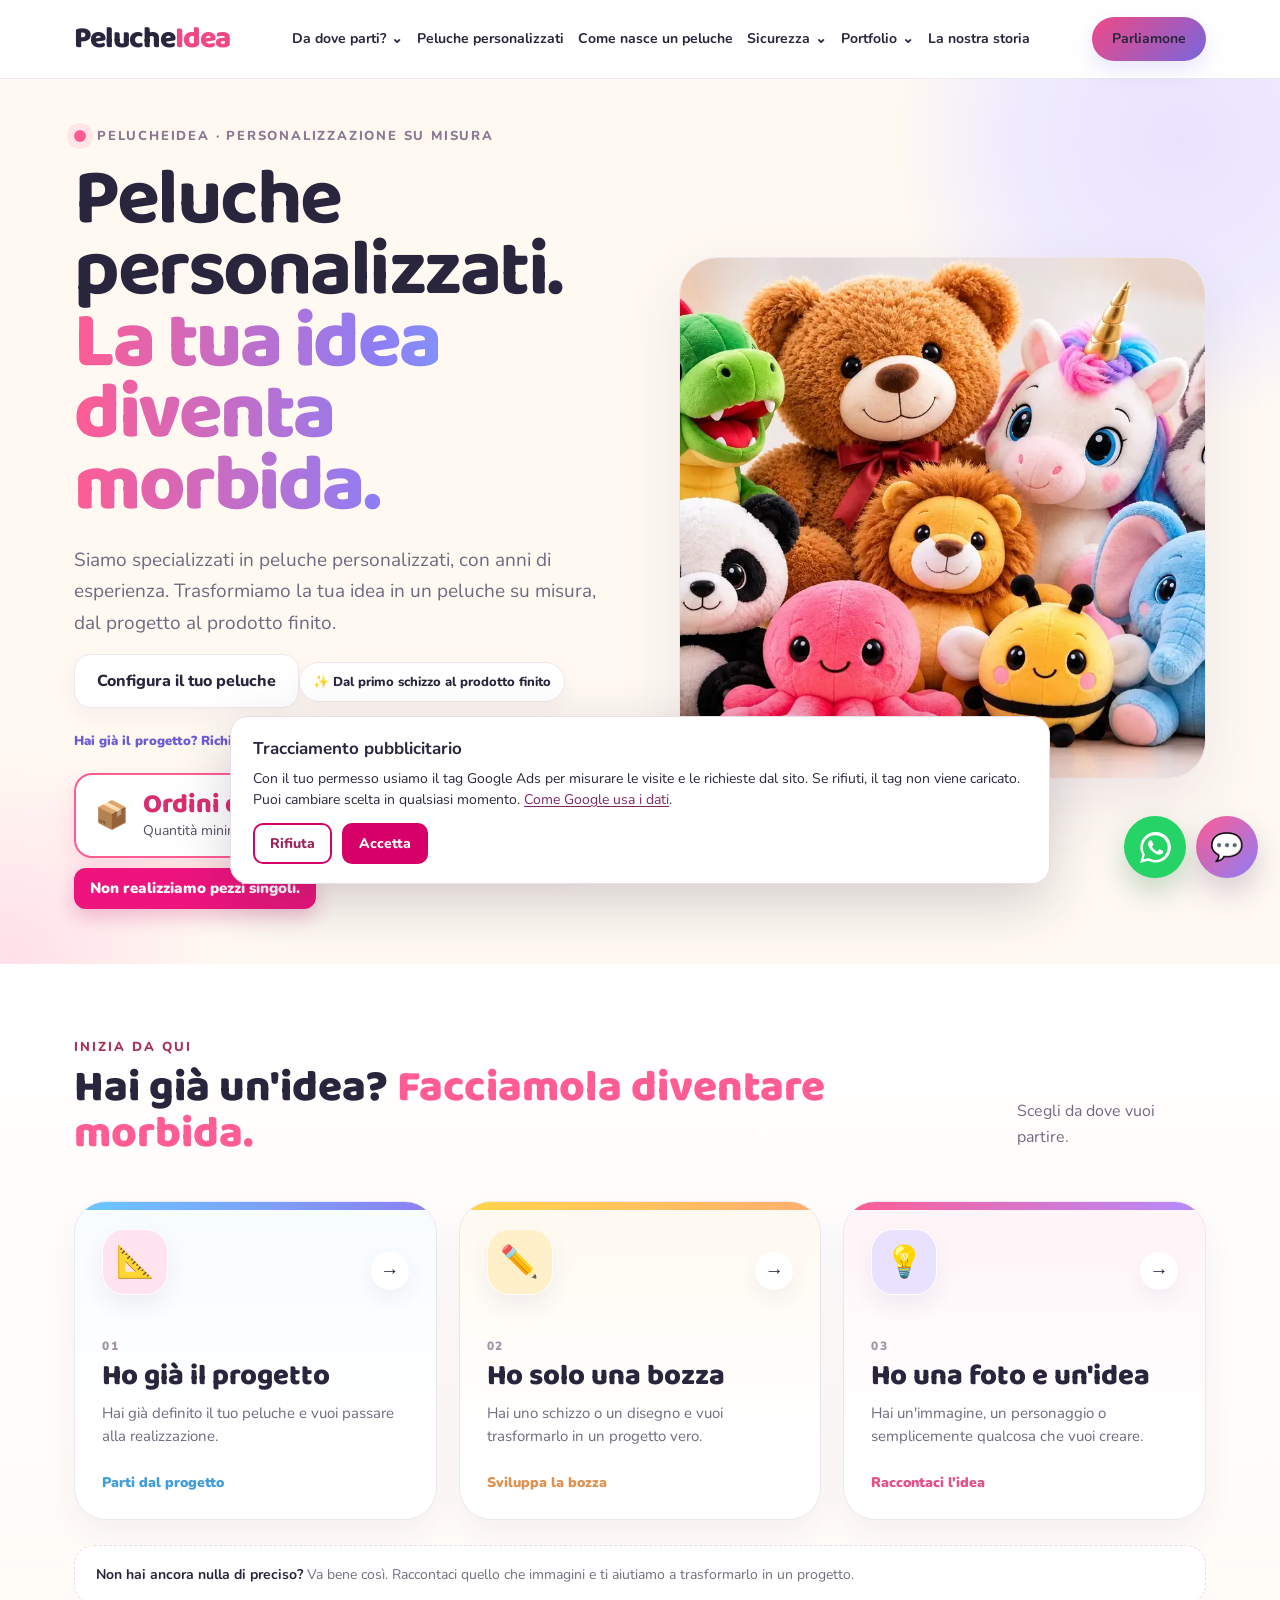
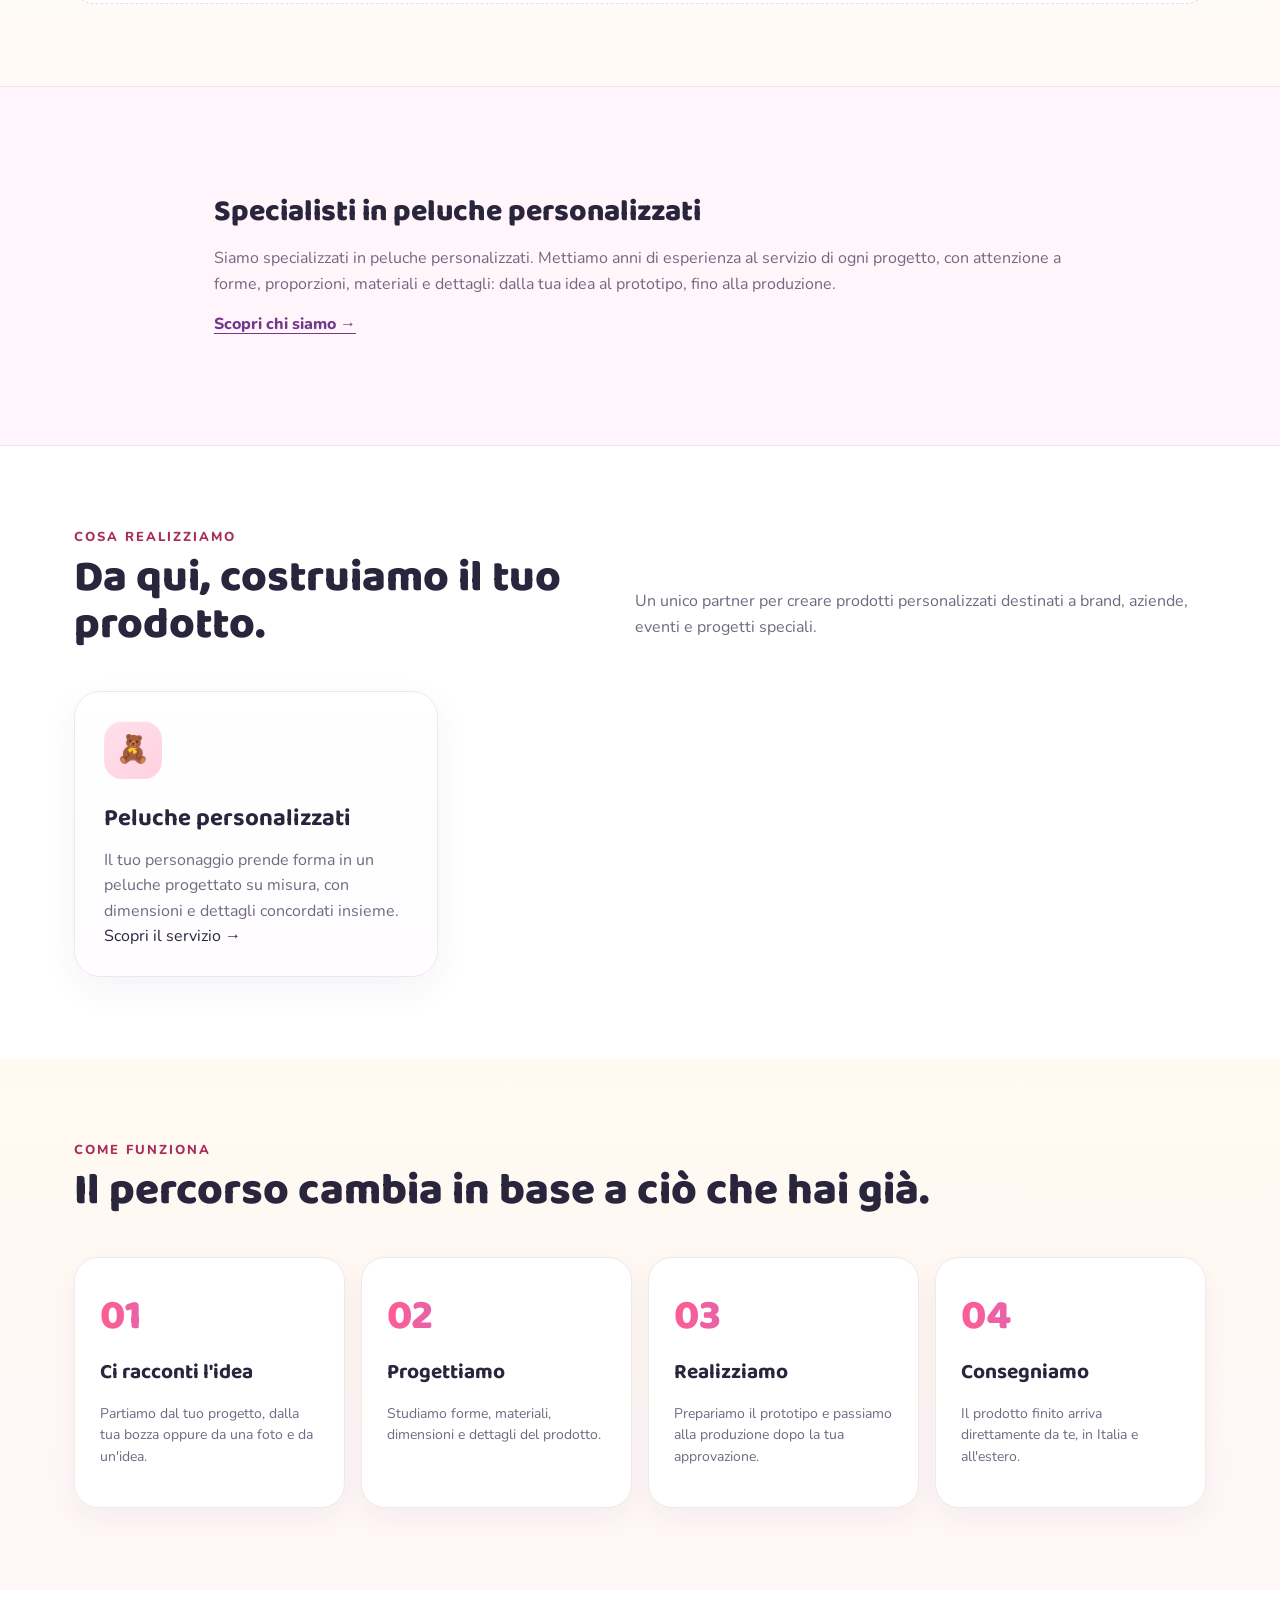
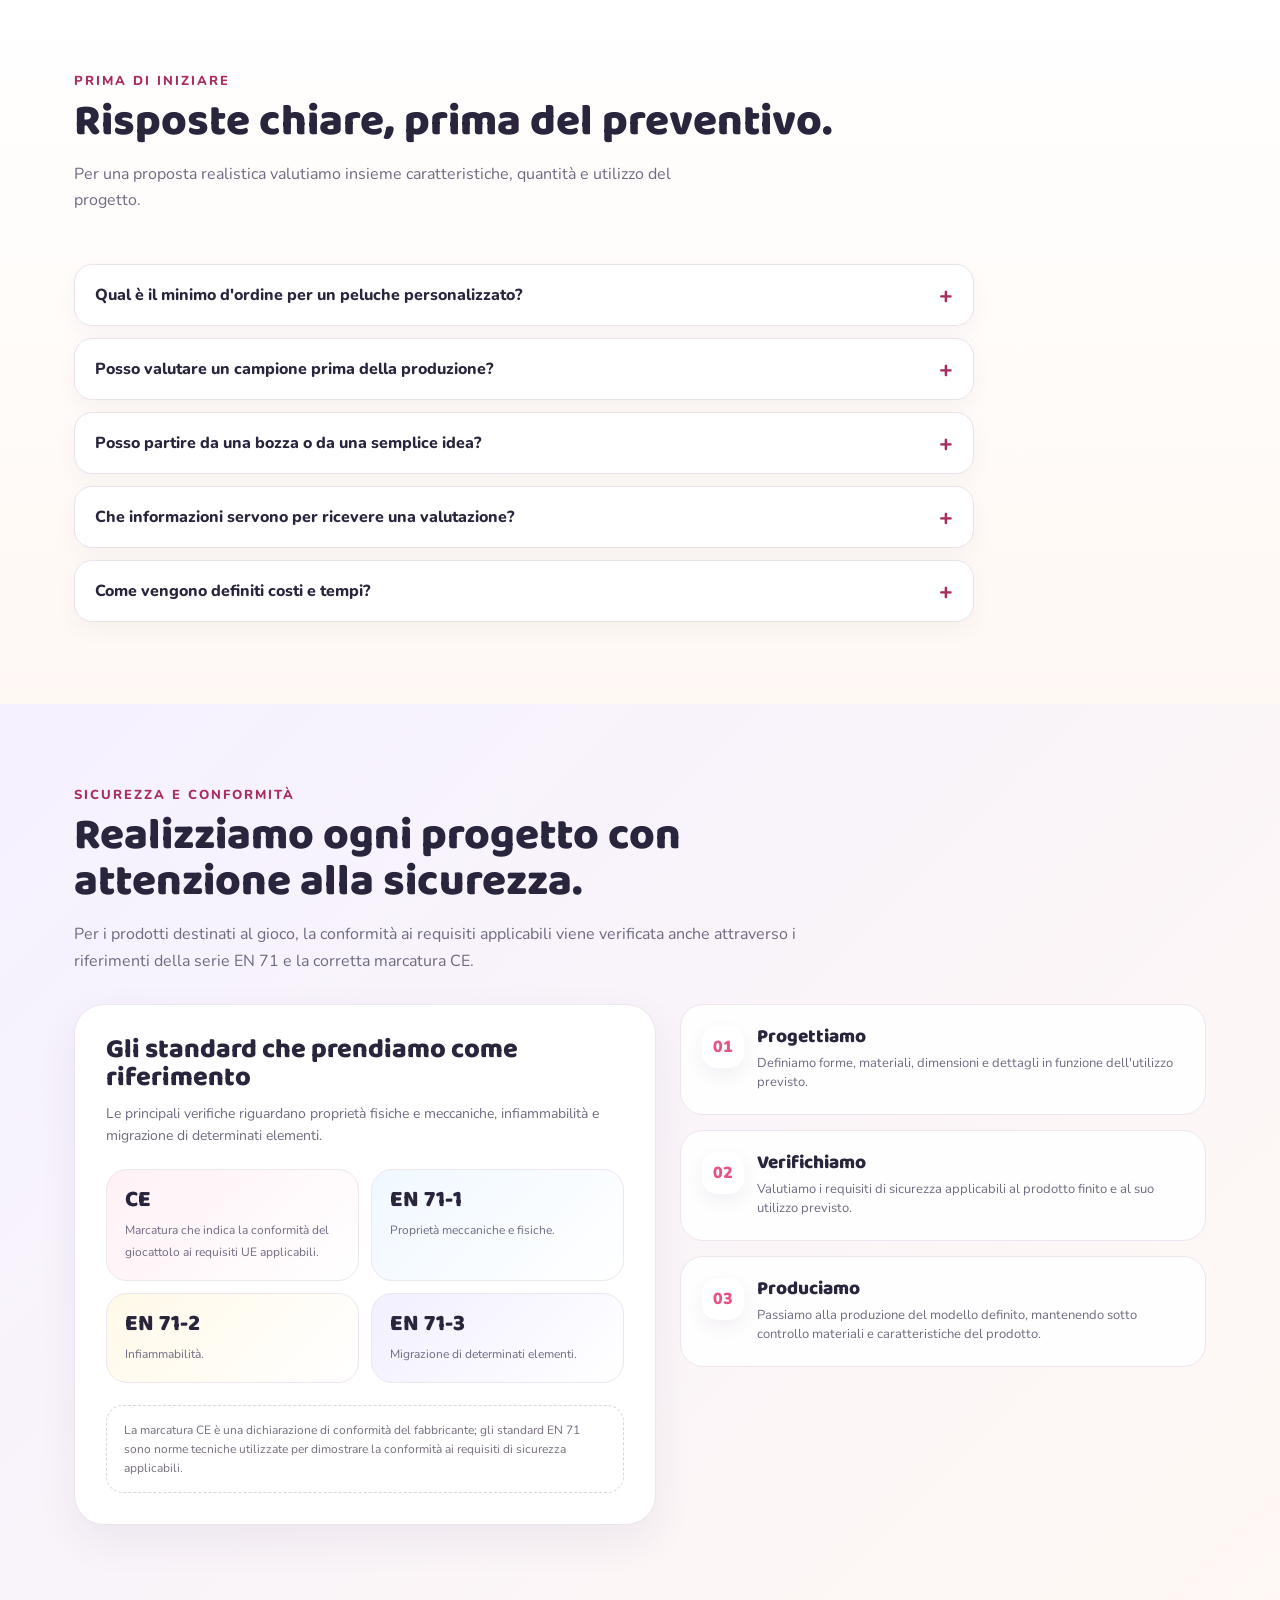
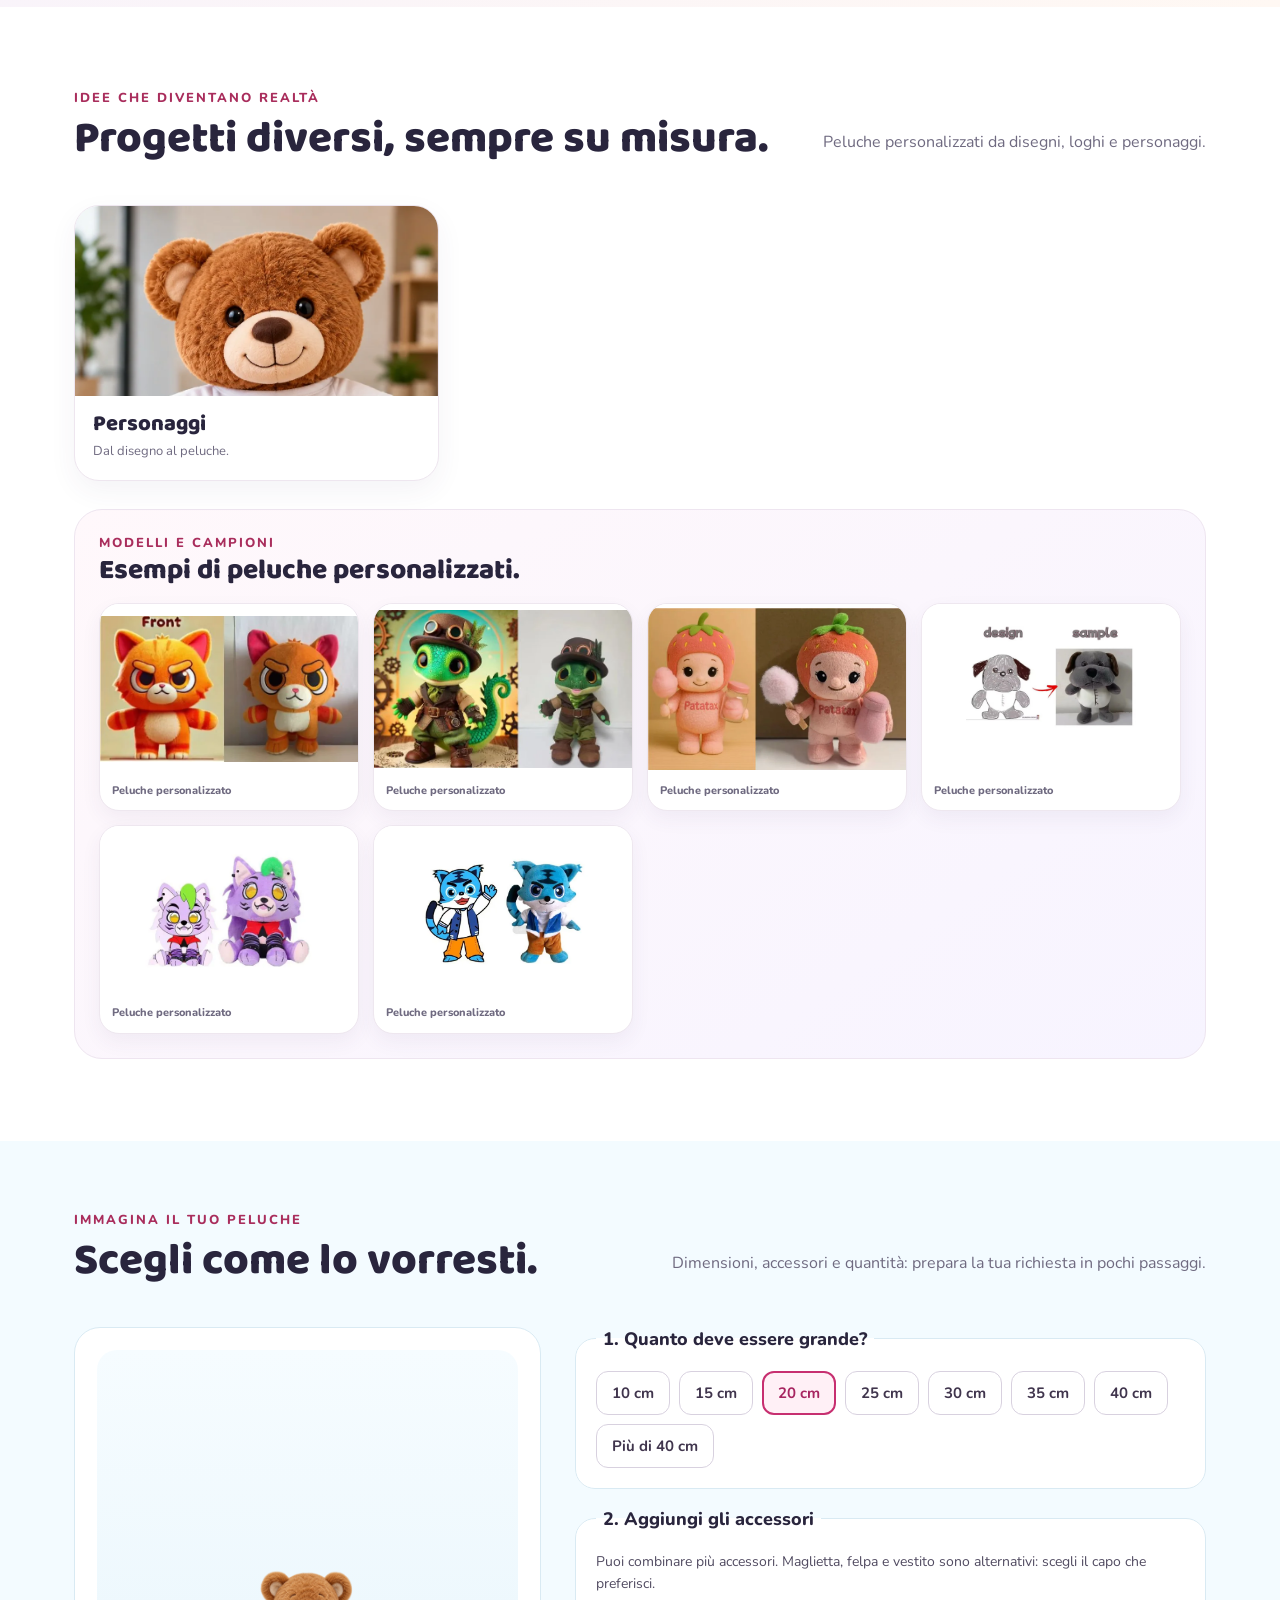
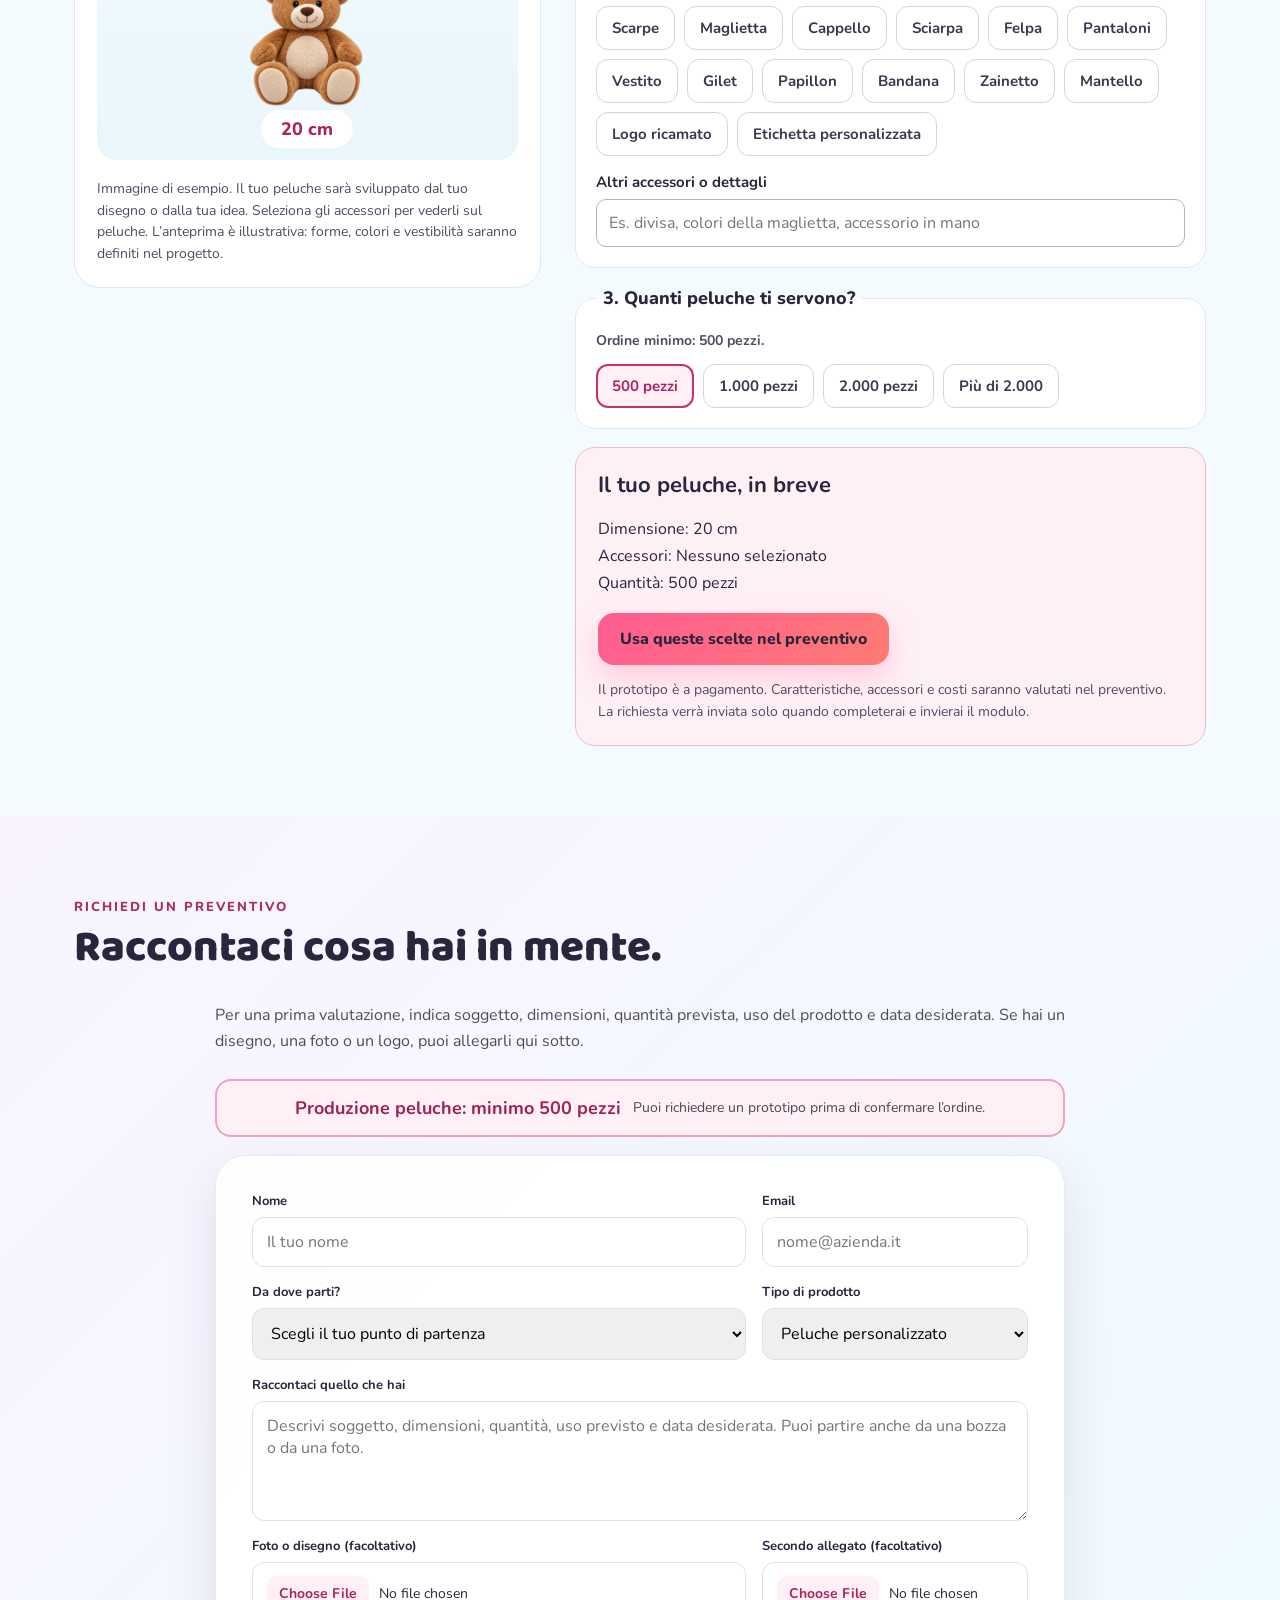
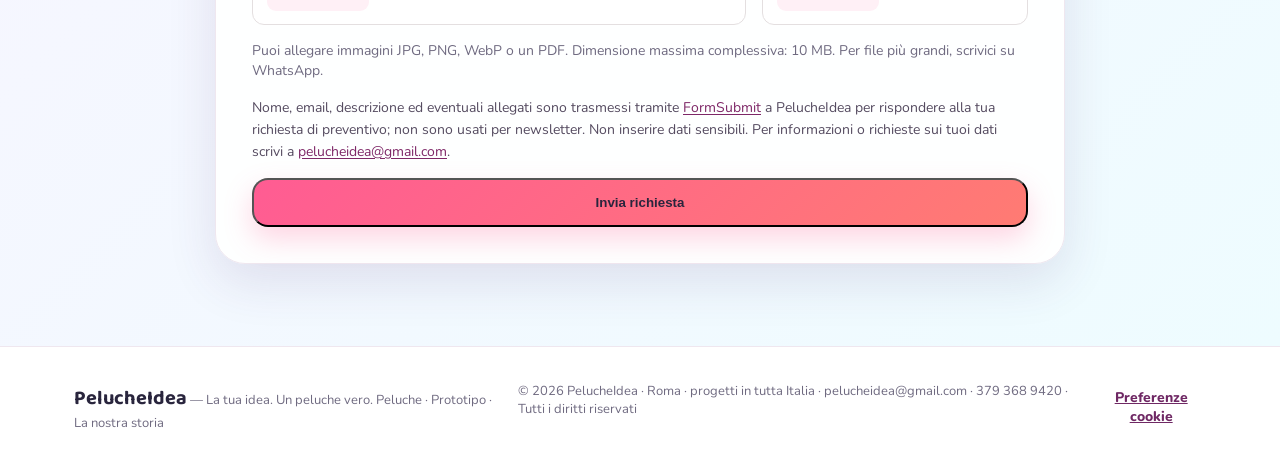
<file: index.html>
<!doctype html>
<html lang="it">
<head>
<!-- Google Ads tag for PelucheIdea -->
<script>
  // Il tag pubblicitario viene caricato solo dopo una scelta esplicita.
  window.dataLayer = window.dataLayer || [];
  function gtag(){dataLayer.push(arguments);}
  gtag('consent','default',{ad_storage:'denied',ad_user_data:'denied',ad_personalization:'denied',analytics_storage:'denied'});
  function enablePelucheTracking(){
    if(window.pelucheTrackingEnabled) return;
    window.pelucheTrackingEnabled=true;
    gtag('consent','update',{ad_storage:'granted',ad_user_data:'granted',ad_personalization:'denied',analytics_storage:'denied'});
    gtag('js',new Date());
    gtag('config','AW-18101836708');
    var script=document.createElement('script');
    script.async=true;
    script.src='https://www.googletagmanager.com/gtag/js?id=AW-18101836708';
    document.head.appendChild(script);
  }
  try { if(localStorage.getItem('peluche_tracking_choice')==='accepted') enablePelucheTracking(); } catch(e) {}
</script>
<meta charset="utf-8"><meta name="viewport" content="width=device-width,initial-scale=1">
<title>Peluche personalizzati su misura per aziende | PelucheIdea</title>
<meta name="description" content="Realizziamo peluche personalizzati da disegni, loghi e idee: progetto, prototipo e produzione su misura. Ordine minimo 500 pezzi. Richiedi un preventivo.">
<link rel="canonical" href="https://pelucheidea.com/">
<meta name="robots" content="index,follow,max-image-preview:large">
<meta property="og:type" content="website"><meta property="og:locale" content="it_IT"><meta property="og:site_name" content="PelucheIdea">
<meta property="og:title" content="Peluche personalizzati su misura | PelucheIdea"><meta property="og:description" content="Dal disegno al prototipo, fino alla produzione di peluche personalizzati per aziende e progetti speciali.">
<meta property="og:url" content="https://pelucheidea.com/"><meta property="og:image" content="https://pelucheidea.com/assets/images/peluche-personalizzati.webp"><meta property="og:image:alt" content="Esempio di peluche personalizzato">
<meta name="twitter:card" content="summary_large_image">
<script type="application/ld+json">{"@context":"https://schema.org","@type":"Organization","name":"PelucheIdea","url":"https://pelucheidea.com/","email":"pelucheidea@gmail.com","telephone":"+39 379 368 9420","description":"Specialisti in peluche personalizzati, con anni di esperienza nella progettazione e nella cura di forme, materiali e dettagli.","contactPoint":{"@type":"ContactPoint","contactType":"preventivi","telephone":"+39 379 368 9420","email":"pelucheidea@gmail.com","availableLanguage":"Italian"}}</script>
<link rel="preconnect" href="https://fonts.googleapis.com"><link rel="preconnect" href="https://fonts.gstatic.com" crossorigin>
<link href="https://fonts.googleapis.com/css2?family=Nunito:wght@400;500;600;700;800&family=Baloo+2:wght@500;600;700;800&display=swap" rel="stylesheet">
<style>.hero-photo img{width:100%;height:100%;min-height:520px;display:block;object-fit:cover;object-position:center}@media(max-width:850px){.hero-photo img{min-height:380px}} .hero-photo img{width:100%;height:100%;min-height:520px;display:block;object-fit:cover;object-position:center center} @media(max-width:850px){.hero-photo img{min-height:380px}}
:root{--ink:#29253d;--muted:#6f6a80;--cream:#fff9ef;--pink:#ff5c93;--peach:#ffad73;--yellow:#ffd84d;--lav:#8e7df5;--mint:#55d7c2;--sky:#66c8ff;--white:#fff;--line:#efe7ef;--shadow:0 18px 50px rgba(72,45,103,.12)}
*{box-sizing:border-box}html{scroll-behavior:smooth}body{margin:0;font-family:'Nunito',sans-serif;color:var(--ink);background:#fff}a{text-decoration:none;color:inherit}.wrap{max-width:1180px;margin:auto;padding:0 24px}
header{position:sticky;top:0;z-index:20;background:rgba(255,255,255,.88);backdrop-filter:blur(16px);border-bottom:1px solid rgba(239,231,239,.8)}.nav{height:78px;display:flex;align-items:center;justify-content:space-between;gap:24px}.logo{font:800 30px 'Baloo 2';color:var(--ink);letter-spacing:-1px}.logo span{color:var(--pink)}nav{display:flex;gap:26px;font-size:14px;font-weight:600}nav a{transition:.2s}nav a:hover{color:var(--pink);transform:translateY(-1px)}.navcta{background:linear-gradient(135deg,var(--pink),var(--lav));color:white;padding:12px 20px;border-radius:999px;font-size:14px;font-weight:800;box-shadow:0 9px 22px rgba(142,125,245,.20)}
.hero{background:radial-gradient(circle at 88% 15%,rgba(102,200,255,.25),transparent 24%),radial-gradient(circle at 12% 80%,rgba(255,92,147,.14),transparent 26%),linear-gradient(135deg,#fff8f1 0%,#fff 46%,#f7f2ff 100%);padding:74px 0 72px;overflow:hidden;position:relative}.hero-grid{display:grid;grid-template-columns:1.03fr .97fr;align-items:center;gap:60px}.eyebrow{display:inline-flex;align-items:center;gap:8px;background:#fff;padding:9px 14px;border-radius:999px;box-shadow:0 9px 24px rgba(72,45,103,.08);font-size:13px;font-weight:800;border:1px solid #f1e9f2}.dot{width:9px;height:9px;background:var(--mint);border-radius:50%;box-shadow:0 0 0 5px rgba(85,215,194,.13)}.hero h1{font:800 clamp(48px,6vw,78px)/.93 'Baloo 2';margin:20px 0 20px;letter-spacing:-2px}.hero h1 em{font-style:normal;background:linear-gradient(90deg,var(--pink),var(--lav),var(--sky));-webkit-background-clip:text;background-clip:text;color:transparent}.hero p{font-size:19px;line-height:1.65;color:var(--muted);max-width:590px}.buttons{display:flex;gap:12px;flex-wrap:wrap;margin-top:30px}.btn{display:inline-flex;align-items:center;justify-content:center;padding:15px 22px;border-radius:16px;font-weight:800;transition:.2s;cursor:pointer}.btn:hover{transform:translateY(-2px)}.primary{background:linear-gradient(135deg,var(--pink),#ff7b73);color:white;box-shadow:0 12px 28px rgba(255,92,147,.26)}.secondary{background:white;border:1px solid var(--line);box-shadow:0 7px 20px rgba(72,45,103,.05)}
.hero-art{position:relative;min-height:470px}.blob{position:absolute;inset:30px 10px 20px 20px;border-radius:48% 52% 45% 55%;background:linear-gradient(145deg,#ffd8e7 0%,#e5dcff 54%,#ccefff 100%);transform:rotate(-5deg);box-shadow:inset 0 0 0 1px rgba(255,255,255,.45)}.toy{position:absolute;left:50%;top:48%;transform:translate(-50%,-50%);width:260px;height:260px;background:linear-gradient(145deg,#e7bb91,#c8926f);border-radius:45% 45% 42% 42%;box-shadow:inset -20px -25px 0 rgba(0,0,0,.05),0 30px 55px rgba(80,50,40,.18)}.toy:before,.toy:after{content:'';position:absolute;top:-32px;width:78px;height:78px;background:#cda579;border-radius:50%}.toy:before{left:4px}.toy:after{right:4px}.eye{position:absolute;top:105px;width:20px;height:25px;border-radius:50%;background:#282632}.eye.l{left:76px}.eye.r{right:76px}.nose{position:absolute;left:50%;top:142px;transform:translateX(-50%);width:30px;height:24px;background:#49372f;border-radius:50% 50% 55% 55%}.smile{position:absolute;left:50%;top:160px;width:52px;height:25px;border-bottom:4px solid #49372f;border-radius:0 0 50% 50%;transform:translateX(-50%)}.tag{position:absolute;padding:12px 16px;background:#fff;border-radius:18px;box-shadow:var(--shadow);font-weight:800;font-size:13px;border:1px solid rgba(255,255,255,.8)}.tag.one{left:0;top:80px;transform:rotate(-4deg)}.tag.two{right:0;top:155px;transform:rotate(4deg)}.tag.three{left:20px;bottom:65px;transform:rotate(-3deg)}
section{padding:82px 0}.section-head{display:flex;justify-content:space-between;align-items:end;gap:30px;margin-bottom:34px}.kicker{font-size:13px;text-transform:uppercase;letter-spacing:2px;font-weight:800;color:var(--pink)}h2{font:800 44px/1.05 'Baloo 2';margin:9px 0;color:var(--ink)}.lead{color:var(--muted);line-height:1.65;max-width:650px}.cards{display:grid;grid-template-columns:repeat(3,1fr);gap:20px}.card{padding:29px;border:1px solid var(--line);border-radius:26px;background:linear-gradient(180deg,#fff,#fffdff);box-shadow:0 12px 35px rgba(72,45,103,.06);transition:.22s}.card:hover{transform:translateY(-5px);box-shadow:0 18px 40px rgba(72,45,103,.11)}.icon{width:58px;height:58px;border-radius:18px;display:grid;place-items:center;font-size:27px;margin-bottom:20px;box-shadow:inset 0 1px 0 rgba(255,255,255,.75)}.pink{background:linear-gradient(135deg,#ffe0ea,#ffd1df)}.orange{background:linear-gradient(135deg,#fff0d7,#ffe0bb)}.purple{background:linear-gradient(135deg,#eeeaff,#ded5ff)}.card h3{font:700 24px 'Baloo 2';margin:0 0 10px}.card p{color:var(--muted);line-height:1.6;margin:0}
.process{background:linear-gradient(180deg,#fffaf1,#fff6f8);position:relative}.steps{display:grid;grid-template-columns:repeat(4,1fr);gap:16px}.step{background:#fff;border-radius:24px;padding:25px;position:relative;border:1px solid #f4e9e9;box-shadow:0 10px 28px rgba(72,45,103,.05)}.num{font:800 42px 'Baloo 2';background:linear-gradient(90deg,var(--pink),var(--lav));-webkit-background-clip:text;background-clip:text;color:transparent}.step h3{font:700 21px 'Baloo 2';margin:5px 0 8px}.step p{color:var(--muted);font-size:14px;line-height:1.55}
.gallery{display:grid;grid-template-columns:1.2fr .8fr .8fr;grid-auto-rows:220px;gap:14px}.photo{border-radius:22px;display:flex;align-items:end;padding:20px;font-weight:700;overflow:hidden;position:relative}.photo:after{content:'';position:absolute;inset:0;background:linear-gradient(transparent 35%,rgba(20,16,25,.55))}.photo span{position:relative;z-index:1;color:#fff}.p1{grid-row:span 2;background:radial-gradient(circle at 50% 35%,#e9b1bd,#b77a8b 60%,#714b63)}.p2{background:radial-gradient(circle at 55% 35%,#d8c5a4,#a68158)}.p3{background:radial-gradient(circle at 55% 35%,#a9c7c4,#5d8e8a)}.p4{background:radial-gradient(circle at 55% 35%,#c6b4e6,#75639d)}
.quote{background:linear-gradient(135deg,#2d2944,#51456f);color:white;border-radius:34px;padding:58px;display:grid;grid-template-columns:1fr auto;align-items:center;gap:30px;box-shadow:0 18px 45px rgba(52,35,76,.18);position:relative;overflow:hidden}.quote:after{content:'';position:absolute;width:250px;height:250px;border-radius:50%;right:-70px;top:-100px;background:radial-gradient(circle,rgba(102,200,255,.24),transparent 65%)}.quote h2{margin:0}.quote p{color:#ddd9e7;line-height:1.6}.quote .btn{background:var(--yellow);color:var(--ink);position:relative;z-index:1}
.form-section{background:linear-gradient(135deg,#f9f4ff,#eefcff)}.formbox{background:rgba(255,255,255,.95);border:1px solid var(--line);border-radius:30px;padding:36px;box-shadow:var(--shadow);max-width:850px;margin:auto}.formgrid{display:grid;grid-template-columns:1fr 1fr;gap:16px}.field{display:flex;flex-direction:column;gap:7px}.field.full{grid-column:1/-1}.field label{font-size:13px;font-weight:700}.field input,.field textarea,.field select{font:inherit;border:1px solid #e4dfe0;border-radius:12px;padding:13px 14px;outline:none}.field textarea{min-height:120px;resize:vertical}.field input:focus,.field textarea:focus,.field select:focus{border-color:var(--pink)}
footer{padding:35px 0;border-top:1px solid var(--line)}.foot{display:flex;justify-content:space-between;gap:20px;color:var(--muted);font-size:13px}.foot strong{color:var(--ink)}
@media(max-width:850px){nav{display:none}.hero-grid{grid-template-columns:1fr}.hero-art{min-height:390px}.cards,.steps{grid-template-columns:1fr 1fr}.gallery{grid-template-columns:1fr 1fr}.p1{grid-row:span 1;grid-column:span 2}.quote{grid-template-columns:1fr;padding:35px}.section-head{display:block}.formgrid{grid-template-columns:1fr}.field.full{grid-column:auto}}
@media(max-width:560px){.wrap{padding:0 17px}.hero{padding-top:45px}.hero h1{font-size:48px}.hero-art{min-height:330px}.toy{width:190px;height:190px}.toy:before,.toy:after{width:58px;height:58px;top:-23px}.eye{top:76px;width:15px;height:19px}.eye.l{left:54px}.eye.r{right:54px}.nose{top:103px}.smile{top:119px}.tag{font-size:11px;padding:9px 11px}.cards,.steps,.gallery{grid-template-columns:1fr}.p1{grid-column:auto}.gallery{grid-auto-rows:200px}h2{font-size:34px}}

.start-section{background:#fff;padding-top:72px;padding-bottom:80px}
.start-grid{display:grid;grid-template-columns:repeat(3,1fr);gap:20px}
.start-card{position:relative;border-radius:30px;padding:31px;background:#fff;border:1px solid var(--line);box-shadow:0 12px 34px rgba(72,45,103,.07);overflow:hidden;transition:.22s}
.start-card:hover{transform:translateY(-6px);box-shadow:0 20px 44px rgba(72,45,103,.12)}
.start-card:before{content:'';position:absolute;left:0;right:0;top:0;height:7px}
.start-card.ready{background:linear-gradient(180deg,#fff7fb,#fff)}
.start-card.ready:before{background:linear-gradient(90deg,var(--pink),#ff9bb9)}
.start-card.sketch{background:linear-gradient(180deg,#fffaf0,#fff)}
.start-card.sketch:before{background:linear-gradient(90deg,var(--yellow),var(--peach))}
.start-card.idea{background:linear-gradient(180deg,#f8f5ff,#fff)}
.start-card.idea:before{background:linear-gradient(90deg,var(--lav),var(--sky))}
.start-icon{width:68px;height:68px;display:grid;place-items:center;border-radius:22px;font-size:32px;margin-bottom:19px;box-shadow:inset 0 1px 0 rgba(255,255,255,.8)}
.ready .start-icon{background:#ffe3ee}
.sketch .start-icon{background:#fff0ca}
.idea .start-icon{background:#e8e2ff}
.start-card h3{font:800 27px/1.05 'Baloo 2';margin:0 0 11px}
.start-card p{margin:0;color:var(--muted);line-height:1.62}
.start-list{margin:19px 0 23px;padding:0;list-style:none;display:grid;gap:9px}
.start-list li{font-size:14px;font-weight:700;display:flex;gap:9px;align-items:flex-start}
.start-list li:before{content:'✓';flex:0 0 auto;width:21px;height:21px;border-radius:50%;display:grid;place-items:center;background:#fff;font-size:12px}
.start-btn{width:100%;border:0;font:inherit}
.helper{margin-top:28px;padding:17px 20px;border-radius:18px;background:#fff7f2;color:#6f6a80;font-size:14px;line-height:1.55;border:1px dashed #f0d9cf}
.helper strong{color:var(--ink)}
@media(max-width:850px){.start-grid{grid-template-columns:1fr}}

.hero{background:#fff9f2;min-height:calc(100vh - 78px);padding:48px 0 55px;overflow:hidden;position:relative}
.hero:before{content:'';position:absolute;width:560px;height:560px;border-radius:50%;right:-180px;top:-220px;background:radial-gradient(circle,#e7e0ff 0%,#eeeaff 43%,rgba(238,234,255,0) 72%);opacity:.9}
.hero:after{content:'';position:absolute;width:420px;height:420px;border-radius:50%;left:-200px;bottom:-210px;background:radial-gradient(circle,#ffd9e7 0%,rgba(255,217,231,0) 72%);opacity:.8}
.hero-grid{display:grid;grid-template-columns:1.02fr .98fr;align-items:center;gap:56px;position:relative;z-index:1}
.hero-copy{max-width:650px}
.hero-brandline{display:flex;align-items:center;gap:11px;margin-bottom:20px}
.brand-dot{width:12px;height:12px;border-radius:50%;background:var(--pink);box-shadow:0 0 0 7px rgba(255,92,147,.12)}
.hero-kicker{font-size:13px;font-weight:800;letter-spacing:1.8px;text-transform:uppercase;color:#8c7892}
.hero h1{font:800 clamp(52px,6.2vw,82px)/.9 'Baloo 2';letter-spacing:-2.5px;margin:0 0 23px}
.hero h1 strong{display:block;color:var(--ink)}
.hero h1 em{display:block;font-style:normal;background:linear-gradient(90deg,var(--pink) 0%,var(--lav) 55%,var(--sky) 100%);-webkit-background-clip:text;background-clip:text;color:transparent}
.hero-copy>p{font-size:19px;line-height:1.65;color:var(--muted);max-width:600px;margin:0}
.hero-note{display:inline-flex;align-items:center;gap:9px;margin-top:23px;padding:10px 13px;border-radius:999px;background:#fff;border:1px solid #f0e6e9;box-shadow:0 8px 22px rgba(72,45,103,.05);font-size:13px;font-weight:800}
.hero-panel{background:rgba(255,255,255,.93);border:1px solid #eee6ee;border-radius:34px;padding:16px;box-shadow:0 24px 65px rgba(72,45,103,.13);position:relative}
.hero-panel-top{padding:18px 18px 14px}
.hero-panel-top .small{font-size:12px;font-weight:800;letter-spacing:1.5px;text-transform:uppercase;color:#9a8c9d}
.hero-panel-top h2{font:800 29px/1.08 'Baloo 2';margin:7px 0 0}
.start-choice{display:grid;grid-template-columns:58px 1fr 28px;gap:13px;align-items:center;padding:17px;border-radius:23px;margin:8px 0;border:1px solid transparent;cursor:pointer;transition:.22s;text-decoration:none;color:var(--ink)}
.start-choice:hover{transform:translateY(-2px);box-shadow:0 11px 26px rgba(72,45,103,.09);border-color:#eee5ef}
.start-choice.ready{background:#fff2f7}
.start-choice.sketch{background:#fff8e7}
.start-choice.idea{background:#f1edff}
.choice-icon{width:58px;height:58px;border-radius:19px;display:grid;place-items:center;font-size:28px;background:#fff;box-shadow:inset 0 1px 0 rgba(255,255,255,.85)}
.choice-title{font:800 20px/1.05 'Baloo 2';margin-bottom:5px}
.choice-text{font-size:13px;line-height:1.45;color:var(--muted)}
.choice-arrow{width:28px;height:28px;border-radius:50%;display:grid;place-items:center;background:#fff;font-weight:900}
.hero-trust{display:flex;gap:10px;flex-wrap:wrap;padding:14px 17px 4px}
.hero-trust span{padding:8px 10px;border-radius:12px;background:#faf8fa;font-size:11px;font-weight:800;color:#746d7b}
@media(max-width:850px){.hero{min-height:auto;padding:42px 0 50px}.hero-grid{grid-template-columns:1fr;gap:30px}.hero h1{font-size:58px}.hero-panel{max-width:680px}}
@media(max-width:560px){.hero{padding-top:35px}.hero h1{font-size:48px;letter-spacing:-1.7px}.hero-copy>p{font-size:17px}.hero-panel{border-radius:26px;padding:11px}.start-choice{grid-template-columns:49px 1fr 25px;padding:13px;border-radius:19px}.choice-icon{width:49px;height:49px;font-size:24px}.choice-title{font-size:18px}.choice-text{font-size:12px}}

.hero-photo{position:relative;min-height:520px;border-radius:38px;background:#fff;border:1px solid #f0e5eb;box-shadow:0 22px 60px rgba(72,45,103,.10);overflow:hidden;display:flex;align-items:stretch;justify-content:center}

.hero-photo-inner{position:relative;z-index:1;text-align:center;padding:30px}
.hero-photo-icon{width:88px;height:88px;margin:0 auto 17px;border-radius:28px;background:#fff;display:grid;place-items:center;font-size:42px;box-shadow:0 12px 28px rgba(72,45,103,.09)}
.hero-photo-inner h3{font:800 28px/1.05 'Baloo 2';margin:0 0 8px}
.hero-photo-inner p{margin:0;color:var(--muted);font-size:14px;line-height:1.5}
.start-section{padding-top:72px;padding-bottom:80px;background:#fff}
.start-grid{grid-template-columns:repeat(3,1fr)}
@media(max-width:850px){.hero-grid{grid-template-columns:1fr;gap:30px}.hero-photo{min-height:380px}.start-grid{grid-template-columns:1fr}}

.start-section{padding:74px 0 82px;background:linear-gradient(180deg,#fff 0%,#fffaf6 100%)}
.start-grid{display:grid;grid-template-columns:repeat(3,1fr);gap:22px}
.start-card{display:block;text-decoration:none;color:var(--ink);position:relative;border-radius:32px;padding:27px;background:#fff;border:1px solid #eee7ef;box-shadow:0 12px 32px rgba(72,45,103,.06);overflow:hidden;transition:transform .2s,box-shadow .2s}
.start-card:hover{transform:translateY(-6px);box-shadow:0 22px 46px rgba(72,45,103,.12)}
.start-card:before{content:'';position:absolute;left:0;top:0;width:100%;height:8px}
.start-card.ready{background:linear-gradient(180deg,#f7fcff 0%,#fff 72%)}
.start-card.ready:before{background:linear-gradient(90deg,#69c8ff,#8d7df4)}
.start-card.sketch{background:linear-gradient(180deg,#fffaf0 0%,#fff 72%)}
.start-card.sketch:before{background:linear-gradient(90deg,#ffd54a,#ffae70)}
.start-card.idea{background:linear-gradient(180deg,#fff4f8 0%,#fff 72%)}
.start-card.idea:before{background:linear-gradient(90deg,#ff5c93,#b38cff)}
.start-top{display:flex;justify-content:space-between;align-items:center;margin-bottom:24px}
.start-icon{width:66px;height:66px;border-radius:22px;background:#fff;display:grid;place-items:center;font-size:31px;box-shadow:0 10px 22px rgba(72,45,103,.08);border:1px solid rgba(255,255,255,.9)}
.start-arrow{width:38px;height:38px;border-radius:50%;background:#fff;display:grid;place-items:center;font-size:19px;font-weight:900;box-shadow:0 8px 20px rgba(72,45,103,.07)}
.start-label{font-size:12px;font-weight:900;letter-spacing:1.5px;color:#a397a8;margin-bottom:7px}
.start-card h3{font:800 29px/1.04 'Baloo 2';margin:0 0 11px}
.start-card p{font-size:15px;line-height:1.58;color:var(--muted);margin:0 0 24px;max-width:34ch}
.start-link{font-size:14px;font-weight:900}
.ready .start-link{color:#3f9ddd}.sketch .start-link{color:#df9151}.idea .start-link{color:#e84f86}
.helper{margin-top:25px;padding:18px 21px;border-radius:20px;background:#fff;border:1px dashed #e8dce4;color:#746d7b;font-size:14px;line-height:1.5}
.helper strong{color:var(--ink)}
@media(max-width:850px){.start-grid{grid-template-columns:1fr}}

.minimum-order{display:inline-flex;align-items:center;gap:9px;margin-top:11px;padding:10px 13px;border-radius:999px;background:#fff1f6;border:1px solid #f4dce7;color:#6d5f6d;font-size:13px}
.minimum-order strong{color:#e44f85;font-weight:900}
.single-piece-notice{display:block;width:fit-content;max-width:100%;margin-top:10px;padding:11px 16px;border-radius:12px;background:#ed147d;color:#fff;font-size:15px;font-weight:900;line-height:1.3;box-shadow:0 8px 20px rgba(189,0,96,.24)}

.chat-button{position:fixed;right:22px;bottom:22px;width:62px;height:62px;border:0;border-radius:50%;background:linear-gradient(135deg,var(--pink),var(--lav));color:#fff;font-size:27px;box-shadow:0 14px 30px rgba(72,45,103,.22);cursor:pointer;z-index:100;display:grid;place-items:center;transition:.2s}
.chat-button:hover{transform:translateY(-3px) scale(1.03)}
.chat-panel{position:fixed;right:22px;bottom:96px;width:350px;max-width:calc(100vw - 30px);background:#fff;border:1px solid #eee5ee;border-radius:25px;box-shadow:0 22px 55px rgba(72,45,103,.20);z-index:100;overflow:hidden;display:none}
.chat-panel.open{display:block}
.chat-head{padding:18px 18px 16px;background:linear-gradient(135deg,#fff3f7,#f2efff);display:flex;align-items:center;justify-content:space-between}
.chat-brand{display:flex;align-items:center;gap:11px}
.chat-avatar{width:42px;height:42px;border-radius:14px;display:grid;place-items:center;background:#fff;box-shadow:0 7px 18px rgba(72,45,103,.08);font-size:21px}
.chat-head h3{font:800 21px/1 'Baloo 2';margin:0}
.chat-status{font-size:11px;color:#6d6575;margin-top:4px}
.chat-close{border:0;background:#fff;border-radius:50%;width:32px;height:32px;cursor:pointer;font-size:18px}
.chat-body{padding:17px}
.chat-message{background:#f7f5fa;border-radius:17px;padding:12px 14px;font-size:13px;line-height:1.5;color:#4f4a58}
.quick-replies{display:flex;flex-wrap:wrap;gap:8px;margin-top:12px}
.quick-replies button{border:1px solid #ece4ed;background:#fff;border-radius:999px;padding:9px 11px;font:700 12px 'Nunito';color:#61596a;cursor:pointer}
.quick-replies button:hover{border-color:#f0a6bf;background:#fff7fa}
.chat-input{display:flex;gap:8px;margin-top:13px}
.chat-input textarea{flex:1;min-height:46px;max-height:90px;resize:vertical;border:1px solid #e7dfea;border-radius:15px;padding:12px;font:600 13px 'Nunito';outline:none}
.chat-input textarea:focus{border-color:#cbb8ff}
.chat-send{width:46px;height:46px;border:0;border-radius:15px;background:var(--pink);color:#fff;font-weight:900;cursor:pointer}
.chat-note{margin-top:10px;font-size:10px;color:#9b93a0;text-align:center}
.chat-user{margin-top:10px;background:#ffe9f1;border-radius:17px;padding:10px 13px;font-size:13px;line-height:1.45}

.popup-overlay{position:fixed;inset:0;background:rgba(41,37,61,.42);backdrop-filter:blur(4px);display:none;align-items:center;justify-content:center;padding:18px;z-index:9999}
.popup-overlay.open{display:flex}
.popup-card{position:relative;width:min(560px,100%);border-radius:32px;background:linear-gradient(145deg,#fff7f4 0%,#fff 48%,#f5f1ff 100%);border:1px solid rgba(255,255,255,.8);box-shadow:0 30px 90px rgba(41,37,61,.23);padding:35px}
.popup-close{position:absolute;right:16px;top:16px;width:38px;height:38px;border:0;border-radius:50%;background:#fff;box-shadow:0 7px 18px rgba(72,45,103,.08);font-size:21px;cursor:pointer;color:#665c6f}
.popup-badge{display:inline-flex;align-items:center;gap:8px;padding:8px 12px;border-radius:999px;background:#fff;border:1px solid #f0e6ee;font-size:12px;font-weight:900;color:#d84f83}
.popup-card h2{font:800 42px/1.02 'Baloo 2';margin:15px 0 10px}
.popup-card p{font-size:16px;line-height:1.55;color:var(--muted);margin:0 0 21px;max-width:44ch}
.popup-actions{display:flex;gap:10px;flex-wrap:wrap}
.popup-actions .btn{border:0}
.popup-mini{display:inline-flex;align-items:center;gap:9px;margin-top:16px;padding:11px 15px;border-radius:14px;background:#fff1c9;border:2px solid #ffd45a;color:#7d5b00;font-size:15px;font-weight:900;box-shadow:0 8px 18px rgba(255,196,59,.18)}.popup-mini:before{content:'📦';font-size:17px}
@media(max-width:560px){.popup-card{padding:28px 22px;border-radius:26px}.popup-card h2{font-size:35px}}

.safety-section{padding:82px 0;background:linear-gradient(135deg,#f5f1ff 0%,#fff8f3 100%)}
.safety-head{max-width:760px;margin-bottom:30px}
.safety-head h2{margin-bottom:12px}
.safety-head p{color:var(--muted);line-height:1.65;font-size:16px}
.safety-grid{display:grid;grid-template-columns:1.05fr .95fr;gap:24px;align-items:stretch}
.safety-main{background:#fff;border:1px solid #eee5ef;border-radius:30px;padding:31px;box-shadow:0 16px 40px rgba(72,45,103,.07)}
.safety-main h3{font:800 27px/1.05 'Baloo 2';margin:0 0 10px}
.safety-main>p{color:var(--muted);line-height:1.6;font-size:14px;margin:0 0 22px}
.cert-grid{display:grid;grid-template-columns:repeat(2,1fr);gap:12px}
.cert{border-radius:21px;padding:18px;border:1px solid #ede6ef;background:#fbf9fc}
.cert strong{display:block;font:800 23px/1 'Baloo 2';margin-bottom:7px}
.cert span{font-size:12px;line-height:1.45;color:var(--muted)}
.ce{background:linear-gradient(135deg,#fff1f6,#fff)}
.en1{background:linear-gradient(135deg,#f0f8ff,#fff)}
.en2{background:linear-gradient(135deg,#fff9e8,#fff)}
.en3{background:linear-gradient(135deg,#f2efff,#fff)}
.safety-side{display:flex;flex-direction:column;gap:15px}
.safety-step{background:rgba(255,255,255,.9);border:1px solid #eee5ef;border-radius:23px;padding:21px;display:grid;grid-template-columns:42px 1fr;gap:13px;align-items:start}
.safety-step-num{width:42px;height:42px;border-radius:15px;background:#fff;display:grid;place-items:center;font-weight:900;color:#e65386;box-shadow:0 7px 18px rgba(72,45,103,.07)}
.safety-step h4{font:800 19px/1.1 'Baloo 2';margin:1px 0 6px}
.safety-step p{margin:0;font-size:13px;line-height:1.5;color:var(--muted)}
.safety-foot{margin-top:22px;padding:15px 17px;border-radius:17px;background:#fff;border:1px dashed #dfd2e4;font-size:12px;line-height:1.55;color:#756c7c}
@media(max-width:850px){.safety-grid{grid-template-columns:1fr}}
@media(max-width:520px){.cert-grid{grid-template-columns:1fr}.safety-main{padding:23px}.safety-section{padding:65px 0}}

.nav-start-btn{border:0;background:transparent;font:700 14px 'Nunito';color:var(--ink);cursor:pointer;padding:8px 5px;display:inline-flex;align-items:center;gap:5px}
.nav-start-btn:hover{color:var(--pink)}.nav-start-btn.active{background:#f1edff;color:#6b5bd6;border-radius:999px;padding-inline:11px}.nav-start-btn.active span{transform:rotate(180deg)}
.start-chooser{position:fixed;top:78px;left:50%;transform:translateX(-50%);width:min(1060px,calc(100vw - 28px));display:none;align-items:flex-start;justify-content:center;padding:10px 0;z-index:10000;pointer-events:none}
.start-chooser.open{display:flex}
.start-chooser-box{width:100%;max-height:calc(100vh - 98px);overflow:auto;background:#fff;border:1px solid #eee6ef;border-radius:28px;box-shadow:0 24px 70px rgba(41,37,61,.20);padding:24px;pointer-events:auto}
.start-chooser-box:before{content:"";position:absolute;top:0;right:170px;transform:translateY(-7px) rotate(45deg);width:14px;height:14px;background:#fff;border-left:1px solid #eee6ef;border-top:1px solid #eee6ef}
.start-chooser-head{display:flex;align-items:flex-start;justify-content:space-between;gap:18px;margin-bottom:18px}
.start-chooser-head .kicker{margin-bottom:5px}
.start-chooser-head h2{margin:0;font-size:36px}
.start-chooser-close{width:40px;height:40px;border:0;border-radius:50%;background:#f7f4f8;font-size:24px;cursor:pointer;color:#665e70}
.start-chooser-sub{color:var(--muted);font-size:15px;line-height:1.5;margin:8px 0 0;max-width:650px}
.start-choice-grid{display:grid;grid-template-columns:repeat(4,1fr);gap:12px}
.start-choice-card{display:block;text-decoration:none;color:var(--ink);border-radius:22px;padding:18px;border:1px solid #eee6ef;min-height:205px;position:relative;overflow:hidden;transition:.2s}
.start-choice-card:hover{transform:translateY(-4px);box-shadow:0 17px 35px rgba(72,45,103,.10)}
.start-choice-card.ready{background:linear-gradient(145deg,#f3fbff,#fff)}
.start-choice-card.sketch{background:linear-gradient(145deg,#fff9ea,#fff)}
.start-choice-card.idea{background:linear-gradient(145deg,#fff1f7,#fff)}
.choice-big-icon{width:54px;height:54px;border-radius:18px;background:#fff;display:grid;place-items:center;font-size:26px;box-shadow:0 8px 22px rgba(72,45,103,.07);margin-bottom:15px}
.start-choice-card .small-num{font-size:11px;font-weight:900;letter-spacing:1.7px;color:#9a919f}
.start-choice-card h3{font:800 21px/1.05 'Baloo 2';margin:7px 0 8px}
.start-choice-card p{font-size:12.5px;line-height:1.48;color:var(--muted);margin:0 0 14px;max-width:26ch}
.choice-cta{font-size:13px;font-weight:900}
.start-footer-note{margin-top:18px;padding:14px 17px;border-radius:17px;background:#faf7fb;border:1px dashed #e5dce8;color:#746b7a;font-size:12px;line-height:1.5}
@media(max-width:900px){.start-choice-grid{grid-template-columns:repeat(2,1fr)}.start-chooser-box{padding:22px}.start-chooser-head h2{font-size:34px}}
@media(max-width:560px){.start-chooser{top:70px;width:calc(100vw - 18px)}.start-chooser-box{max-height:calc(100vh - 82px);border-radius:24px;padding:18px}.start-chooser-head h2{font-size:29px}.start-choice-grid{grid-template-columns:1fr}.start-choice-card{min-height:auto}}

.page-modal{position:fixed;inset:0;background:rgba(41,37,61,.46);backdrop-filter:blur(6px);display:none;align-items:center;justify-content:center;padding:22px;z-index:10000}
.page-modal.open{display:flex}
.page-modal-box{width:min(1040px,100%);max-height:calc(100vh - 44px);overflow:auto;background:#fff;border:1px solid #eee6ef;border-radius:34px;box-shadow:0 32px 90px rgba(41,37,61,.25);padding:31px}
.page-modal-head{display:flex;align-items:flex-start;justify-content:space-between;gap:20px;margin-bottom:25px}
.page-modal-head h2{margin:0;font-size:42px}
.page-modal-sub{color:var(--muted);line-height:1.55;font-size:15px;margin-top:7px;max-width:720px}
.page-modal-close{width:40px;height:40px;border:0;border-radius:50%;background:#f7f4f8;font-size:24px;cursor:pointer;color:#665e70;flex:0 0 auto}
.modal-cards{display:grid;grid-template-columns:repeat(3,1fr);gap:18px}
.modal-card{border-radius:25px;padding:22px;border:1px solid #eee6ef}
.modal-card.pink{background:#fff2f7}.modal-card.yellow{background:#fff9ea}.modal-card.purple{background:#f3f0ff}.modal-card.blue{background:#eff9ff}
.modal-card .mini-icon{width:56px;height:56px;border-radius:18px;background:#fff;display:grid;place-items:center;font-size:27px;box-shadow:0 8px 20px rgba(72,45,103,.07);margin-bottom:17px}
.modal-card h3{font:800 24px/1.05 'Baloo 2';margin:0 0 8px}
.modal-card p{font-size:13px;line-height:1.55;color:var(--muted);margin:0}
.modal-list{display:grid;gap:11px;margin-top:20px}
.modal-list-row{display:flex;gap:12px;align-items:flex-start;padding:14px 15px;border-radius:17px;background:#faf8fb;border:1px solid #eee7ef}
.modal-list-row b{font-size:14px}.modal-list-row span{font-size:13px;line-height:1.45;color:var(--muted)}
.modal-portfolio{display:grid;grid-template-columns:repeat(3,1fr);gap:18px}
.portfolio-modal-card{min-height:225px;border-radius:25px;padding:22px;display:flex;flex-direction:column;justify-content:flex-end;background:linear-gradient(145deg,#fff1f5,#f3efff);border:1px solid #eee4ef;position:relative;overflow:hidden}
.portfolio-modal-card:before{display:none}.portfolio-modal-card img{width:100%;height:145px;object-fit:contain;object-position:center;background:#fff;border-radius:18px;display:block;margin-bottom:auto;box-shadow:0 8px 22px rgba(72,45,103,.08)}
.portfolio-modal-card h3{font:800 25px/1.05 'Baloo 2';margin:0 0 6px}
.portfolio-modal-card p{margin:0;color:var(--muted);font-size:13px;line-height:1.5}
.modal-cta{margin-top:22px;display:flex;gap:10px;flex-wrap:wrap}
@media(max-width:850px){.modal-cards,.modal-portfolio{grid-template-columns:1fr}.page-modal-box{padding:24px}.page-modal-head h2{font-size:35px}}
@media(max-width:560px){.page-modal{padding:12px}.page-modal-box{max-height:calc(100vh - 24px);border-radius:27px;padding:20px}.page-modal-head h2{font-size:31px}}

.prototype-cta{margin-top:23px;padding:23px;border-radius:24px;background:linear-gradient(135deg,#fff0f5,#f2efff);border:1px solid #eadfee;display:grid;grid-template-columns:1fr auto;gap:22px;align-items:center}
.prototype-cta h3{font:800 27px/1.05 'Baloo 2';margin:5px 0 8px}
.prototype-cta p{margin:0;color:var(--muted);font-size:13px;line-height:1.55;max-width:62ch}
@media(max-width:700px){.prototype-cta{grid-template-columns:1fr}.prototype-cta .btn{width:100%}}

.prototype-inline{display:inline-block;margin-top:12px;color:#6b5bd6;font-size:13px;font-weight:900;text-decoration:none}
.prototype-inline:hover{text-decoration:underline}

.special-tile{grid-column:span 2;border-radius:28px;overflow:hidden;background:#fff;border:1px solid #eee6ef;box-shadow:0 12px 32px rgba(72,45,103,.06)}
.special-tile-title{padding:22px 23px 15px;display:flex;align-items:end;justify-content:space-between;gap:20px}
.special-tile-title h3{font:800 28px/1.05 'Baloo 2';margin:0}
.special-tile-title p{margin:4px 0 0;color:var(--muted);font-size:13px}
.special-images{display:grid;grid-template-columns:1fr 1fr;gap:3px;background:#eee6ef}
.special-image{position:relative;min-height:260px;overflow:hidden}
.special-image img{width:100%;height:100%;display:block;object-fit:cover}
.special-label{position:absolute;left:16px;bottom:16px;padding:9px 12px;border-radius:12px;background:rgba(255,255,255,.94);font-weight:900;font-size:13px;box-shadow:0 7px 20px rgba(0,0,0,.12)}
@media(max-width:700px){.special-tile{grid-column:span 1}.special-images{grid-template-columns:1fr}.special-image{min-height:230px}}

.compact-gallery{display:grid;grid-template-columns:repeat(3,1fr);gap:18px}
.compact-card{border:1px solid #eee6ef;border-radius:25px;overflow:hidden;background:#fff;box-shadow:0 10px 28px rgba(72,45,103,.06);transition:.2s}
.compact-card:hover{transform:translateY(-4px);box-shadow:0 18px 38px rgba(72,45,103,.10)}
.compact-art{height:190px;display:grid;place-items:center;font-size:76px}.compact-art.photo-art{padding:0;overflow:hidden}.compact-art.photo-art img{width:100%;height:100%;object-fit:cover;display:block}
.art-one{background:linear-gradient(135deg,#fff0f6,#f7efff)}
.art-two{background:linear-gradient(135deg,#fff8e9,#eef8ff)}
.art-four{background:linear-gradient(135deg,#eff9ff,#fff0f5)}
.compact-photo{height:190px;background:#f7f1ed;overflow:hidden}
.compact-photo img{width:100%;height:100%;display:block;object-fit:cover;object-position:center}
.compact-copy{padding:17px 18px 19px}
.compact-copy h3{font:800 22px/1.05 'Baloo 2';margin:0 0 6px}
.compact-copy p{font-size:13px;color:var(--muted);margin:0;line-height:1.4}
@media(max-width:900px){.compact-gallery{grid-template-columns:repeat(2,1fr)}}
@media(max-width:560px){.compact-gallery{grid-template-columns:1fr}.compact-art,.compact-photo{height:210px}}

.portfolio-photo-card{padding:0;overflow:hidden;justify-content:flex-end}
.portfolio-photo{height:205px;overflow:hidden;background:#f7f1ed}
.portfolio-photo img{width:100%;height:100%;display:block;object-fit:cover;object-position:center}
.portfolio-photo-card h3,.portfolio-photo-card p{margin-left:22px;margin-right:22px}
.portfolio-photo-card h3{margin-top:18px}
.portfolio-photo-card p{margin-bottom:22px}

.supplier-showcase{margin-top:28px;padding:24px;border-radius:28px;background:linear-gradient(145deg,#fff8fb,#f7f4ff);border:1px solid #eee5f0}.showcase-head{display:flex;justify-content:space-between;gap:20px;align-items:flex-end;margin-bottom:18px}.showcase-head h3{font:800 28px/1.05 'Baloo 2';margin:4px 0 0}.showcase-head .lead{max-width:55ch;margin:0}.supplier-gallery{display:grid;grid-template-columns:repeat(4,1fr);gap:14px}.supplier-photo{background:#fff;border:1px solid #eee7ef;border-radius:20px;overflow:hidden;box-shadow:0 8px 20px rgba(72,45,103,.06)}.supplier-photo img{width:100%;height:170px;display:block;object-fit:contain;object-position:center;background:#fff}.supplier-photo-caption{padding:10px 12px 12px;font-size:11px;line-height:1.3;color:var(--muted);font-weight:800}.modal-showcase{margin-top:22px}.modal-showcase .supplier-gallery{grid-template-columns:repeat(3,1fr)}.modal-showcase .supplier-photo img{height:135px}@media(max-width:900px){.supplier-gallery,.modal-showcase .supplier-gallery{grid-template-columns:repeat(2,1fr)}}@media(max-width:560px){.showcase-head{display:block}.showcase-head .lead{margin-top:8px}.supplier-gallery,.modal-showcase .supplier-gallery{grid-template-columns:1fr}.supplier-photo img{height:220px}}

/* Quote success state */
.quote-success{text-align:center;padding:56px 36px;max-width:850px}
.quote-success[hidden]{display:none}
.success-icon{width:72px;height:72px;border-radius:50%;display:grid;place-items:center;margin:0 auto 18px;background:#e9fbf4;color:#1fa870;font-size:36px;font-weight:900;box-shadow:inset 0 0 0 1px #d6f4e8}
.quote-success h2{margin:8px 0 12px;font-size:50px}
.quote-success p{max-width:620px;margin:0 auto;color:var(--muted);font-size:18px;line-height:1.65}
.success-note{max-width:620px;margin:18px auto 24px;padding:14px 18px;border-radius:16px;background:#faf7ff;color:#6f6277;font-size:14px;line-height:1.55}
.whatsapp-float{position:fixed;right:94px;bottom:22px;width:62px;height:62px;border-radius:50%;background:#25d366;color:#fff;display:grid;place-items:center;z-index:101;box-shadow:0 14px 30px rgba(22,110,61,.25);transition:transform .2s,background .2s}.whatsapp-float:hover{transform:translateY(-3px) scale(1.03);background:#1fb958}.whatsapp-float:focus-visible{outline:3px solid #1b7751;outline-offset:3px}.whatsapp-float svg{display:block}.upload-note{margin:0;color:var(--muted);font-size:14px;line-height:1.45}.upload-error{margin:0;color:#b52444;font-size:14px;font-weight:700}.field input[type=file]{width:100%;font-size:14px;background:#fff}.field input[type=file]::file-selector-button{border:0;background:#fff0f6;color:#a72560;border-radius:9px;padding:8px 12px;margin-right:10px;font:700 14px Nunito,sans-serif;cursor:pointer}.minimum-order{display:flex;align-items:center;gap:14px;max-width:510px;margin-top:22px;padding:15px 19px;background:#fff;border:2px solid var(--pink);border-radius:18px;box-shadow:0 12px 28px rgba(255,92,147,.16);color:var(--ink)}.minimum-order .minimum-icon{font-size:27px;line-height:1}.minimum-order strong{display:block;color:#d92e70;font:800 clamp(21px,2.2vw,27px)/1.1 'Baloo 2',sans-serif}.minimum-order .minimum-detail{display:block;margin-top:2px;font-size:14px;line-height:1.35;color:#554b60}.minimum-reminder{display:flex;align-items:center;justify-content:center;gap:12px;flex-wrap:wrap;max-width:850px;margin:0 auto 18px;padding:15px 20px;border-radius:16px;background:#fff0f6;border:2px solid #f4a0bf;text-align:center}.minimum-reminder strong{font-size:18px;color:#9d2256}.minimum-reminder span{font-size:14px;color:#4f4555}
.minimum-dialog{border:0;border-radius:24px;padding:28px;width:calc(100% - 32px);max-width:480px;color:#29253d;box-shadow:0 24px 80px #29253d40;font-family:Nunito,sans-serif}.minimum-dialog::backdrop{background:#29253d88;backdrop-filter:blur(4px)}.minimum-dialog h2{font-size:32px;line-height:1.1;margin:0 0 16px}.minimum-dialog .order-warning{background:#d60068;color:#fff;border-radius:16px;padding:20px;font-size:18px;line-height:1.5}.minimum-dialog .order-warning strong{display:block;font-size:25px}.minimum-dialog p{font-size:16px;line-height:1.5}.minimum-dialog-actions{display:flex;flex-wrap:wrap;gap:10px;margin-top:20px}.minimum-dialog-actions button{font:800 15px Nunito,sans-serif;border-radius:12px;padding:13px 16px;cursor:pointer}.minimum-dialog-confirm{background:#d60068;color:#fff;border:2px solid #d60068}.minimum-dialog-back{background:#fff;color:#554b60;border:2px solid #e6dce4}
</style>
<style>header .nav{height:auto;min-height:78px;flex-wrap:wrap;padding-top:12px;padding-bottom:12px}header nav{gap:16px;flex-wrap:wrap}header .logo,header .navcta{flex-shrink:0}.story-teaser{background:#fff5fa;border-top:1px solid var(--line);border-bottom:1px solid var(--line)}.story-teaser .wrap{padding-top:28px;padding-bottom:28px;max-width:900px}.story-teaser h2{font-size:30px;margin:0 0 10px}.story-teaser p{color:var(--muted);line-height:1.65}.story-teaser a{color:#73378b;font-weight:800;text-decoration:underline;text-underline-offset:4px}</style><style id="peluche-privacy-styles">
.privacy-note{margin:0;color:#554b60;font-size:14px;line-height:1.55}.privacy-note a,.privacy-banner a{color:#7e2767;text-decoration:underline;text-underline-offset:2px}
.privacy-banner{position:fixed;left:16px;right:16px;bottom:16px;z-index:300;max-width:820px;margin:auto;padding:19px 22px;border:1px solid #e8dce8;border-radius:18px;background:#fff;box-shadow:0 18px 55px #29253d33;font:14px/1.5 Nunito,sans-serif;color:#29253d}
.privacy-banner[hidden]{display:none}.privacy-banner strong{font-size:17px}.privacy-banner p{margin:7px 0 13px}.privacy-actions{display:flex;gap:10px;flex-wrap:wrap}
.privacy-actions button,.privacy-settings{font:800 14px Nunito,sans-serif;border-radius:10px;padding:9px 15px;cursor:pointer}.privacy-actions button{border:2px solid #d60068}.privacy-accept{background:#d60068;color:#fff}.privacy-reject{background:#fff;color:#9d2256}
.privacy-settings{border:0;background:none;color:#6f2864;text-decoration:underline;padding:5px}
@media(max-width:560px){.privacy-banner{left:10px;right:10px;bottom:10px;padding:15px}}
</style><style>
.mobile-menu-toggle{display:none;align-items:center;gap:8px;border:1px solid #e8e1ea;border-radius:999px;background:#fff;color:#29253d;padding:10px 13px;font:800 13px 'Nunito',sans-serif;cursor:pointer}
.primary,.navcta{color:#29253d}
.kicker{color:#a92d5c}
a:focus-visible,button:focus-visible,input:focus-visible,select:focus-visible,textarea:focus-visible,summary:focus-visible{outline:3px solid #3c3470;outline-offset:3px}
.faq-section{background:linear-gradient(180deg,#fff 0%,#fff8f3 100%)}
.faq-list{display:grid;gap:12px;max-width:900px}
.faq-item{background:#fff;border:1px solid #e9e2eb;border-radius:18px;padding:0 20px;box-shadow:0 8px 22px rgba(72,45,103,.045)}
.faq-item summary{position:relative;cursor:pointer;list-style:none;padding:19px 38px 19px 0;font-weight:800;color:#29253d}
.faq-item summary::-webkit-details-marker{display:none}
.faq-item summary:after{content:'+';position:absolute;right:0;top:50%;transform:translateY(-50%);font-size:23px;color:#a92d5c}
.faq-item[open] summary:after{content:'−'}
.faq-item p{margin:0;padding:0 0 19px;color:#514b61;line-height:1.7}
.quote-guidance{max-width:850px;margin:-12px auto 24px;color:#514b61;line-height:1.65}
@media(max-width:1100px){
 .nav{position:relative}
 .mobile-menu-toggle{display:flex}
 header .nav nav{display:none;position:absolute;top:calc(100% + 1px);left:0;right:0;z-index:30;flex-direction:column;align-items:stretch;gap:4px;padding:12px;background:#fff;border:1px solid #e9e2eb;border-radius:0 0 18px 18px;box-shadow:0 16px 28px rgba(41,37,61,.13)}
 header .nav.mobile-open nav{display:flex}
 header .nav nav a,header .nav nav button{text-align:left;padding:12px 14px;border-radius:10px}
}
@media(max-width:560px){.mobile-menu-toggle{padding:10px 11px}.mobile-menu-toggle span:first-child{display:none}.quote-guidance{margin-top:-10px}}
</style>
<style id="header-menu-alignment">
header .nav{flex-wrap:nowrap;align-items:center}
header .nav nav{align-items:center;flex-wrap:nowrap;gap:14px}
header .nav nav a,header .nav nav button,header .navcta{font-family:'Nunito',sans-serif;font-size:14px;font-weight:700;line-height:1.4}
header .nav nav a,header .nav nav button{display:inline-flex;align-items:center;justify-content:center;min-height:40px;padding:8px 0;white-space:nowrap;vertical-align:middle}
header .nav nav a:hover{transform:none}
@media(max-width:1100px){header .nav nav{align-items:stretch}header .nav nav a,header .nav nav button{justify-content:flex-start;padding:12px 14px}}
</style>
<style id="persistent-header-menu">
header{z-index:11000;background:#fff}
.page-modal{top:var(--menu-bottom,78px);height:calc(100dvh - var(--menu-bottom,78px));padding:16px}
.page-modal-box{max-height:calc(100dvh - var(--menu-bottom,78px) - 32px)}
.start-chooser{top:calc(var(--menu-bottom,78px) + 8px)}
.start-chooser-box{max-height:calc(100dvh - var(--menu-bottom,78px) - 24px)}
</style>
<link rel="stylesheet" href="/assets/header.css?v=20261007-fixed">
<link rel="stylesheet" href="/assets/configurator.css?v=20261016-tailored">
</head>
<body>
<header><div class="wrap nav"><a class="logo" href="#top">Peluche<span>Idea</span></a><nav id="primaryNav" aria-label="Navigazione principale">
  <button class="nav-start-btn" id="openStartChooser" type="button">Da dove parti? <span>⌄</span></button>
  <a href="/peluche-personalizzati/">Peluche personalizzati</a><a href="/processo-di-creazione/">Come nasce un peluche</a>
  
  <button class="nav-start-btn" type="button" data-page-modal="sicurezzaModal">Sicurezza <span>⌄</span></button>
  <button class="nav-start-btn" type="button" data-page-modal="portfolioModal">Portfolio <span>⌄</span></button>
<a href="/la-nostra-storia/">La nostra storia</a></nav><button class="mobile-menu-toggle" id="mobileMenuToggle" type="button" aria-expanded="false" aria-controls="primaryNav" aria-label="Apri menu"><span>Menu</span><span aria-hidden="true">☰</span></button><a class="navcta" href="#preventivo">Parliamone</a></div></header>
<main id="top">


<section class="hero">
  <div class="wrap hero-grid">
    <div class="hero-copy">
      <div class="hero-brandline"><span class="brand-dot"></span><span class="hero-kicker">PelucheIdea · personalizzazione su misura</span></div>
      <h1><strong>Peluche personalizzati.</strong><em>La tua idea diventa morbida.</em></h1>
      <p>Siamo specializzati in peluche personalizzati, con anni di esperienza. Trasformiamo la tua idea in un peluche su misura, dal progetto al prodotto finito.</p>
      <a class="btn secondary" href="#configura-peluche" style="margin:12px 0">Configura il tuo peluche</a><div class="hero-note">✨ Dal primo schizzo al prodotto finito</div><a href="#preventivo" class="prototype-inline" onclick="setStart('Ho già il progetto - voglio richiedere direttamente il prototipo')">Hai già il progetto? Richiedi direttamente il prototipo →</a>
      <div class="minimum-order" role="note"><span class="minimum-icon" aria-hidden="true">📦</span><div><strong>Ordini da 500 pezzi</strong><span class="minimum-detail">Quantità minima per la produzione di peluche personalizzati.</span></div></div>
      <div class="single-piece-notice" role="note">Non realizziamo pezzi singoli.</div>
    </div>

    <div class="hero-photo" aria-label="Peluche personalizzati"><img src="/assets/images/peluche-personalizzati.webp" alt="Peluche personalizzato realizzato da un progetto originale" loading="eager" fetchpriority="high" width="1536" height="1024" decoding="async">
    </div>
  </div>
</section>

<section class="start-section" id="inizia">
  <div class="wrap">
    <div class="section-head">
      <div>
        <div class="kicker">Inizia da qui</div>
        <h2>Hai già un'idea? <span style="color:var(--pink)">Facciamola diventare morbida.</span></h2>
      </div>
      <p class="lead">Scegli da dove vuoi partire.</p>
    </div>

    <div class="start-grid">
      <a class="start-card ready" href="#preventivo" onclick="setStart('Ho già il progetto')">
        <div class="start-top">
          <div class="start-icon">📐</div>
          <span class="start-arrow">→</span>
        </div>
        <div class="start-label">01</div>
        <h3>Ho già il progetto</h3>
        <p>Hai già definito il tuo peluche e vuoi passare alla realizzazione.</p>
        <div class="start-link">Parti dal progetto</div>
      </a>

      <a class="start-card sketch" href="#preventivo" onclick="setStart('Ho solo una bozza')">
        <div class="start-top">
          <div class="start-icon">✏️</div>
          <span class="start-arrow">→</span>
        </div>
        <div class="start-label">02</div>
        <h3>Ho solo una bozza</h3>
        <p>Hai uno schizzo o un disegno e vuoi trasformarlo in un progetto vero.</p>
        <div class="start-link">Sviluppa la bozza</div>
      </a>

      <a class="start-card idea" href="#preventivo" onclick="setStart('Ho una foto e un\'idea')">
        <div class="start-top">
          <div class="start-icon">💡</div>
          <span class="start-arrow">→</span>
        </div>
        <div class="start-label">03</div>
        <h3>Ho una foto e un'idea</h3>
        <p>Hai un'immagine, un personaggio o semplicemente qualcosa che vuoi creare.</p>
        <div class="start-link">Raccontaci l'idea</div>
      </a>
    </div>

    <div class="helper"><strong>Non hai ancora nulla di preciso?</strong> Va bene così. Raccontaci quello che immagini e ti aiutiamo a trasformarlo in un progetto.</div>
  </div>
</section>

<section class="story-teaser" aria-labelledby="storyTeaserTitle"><div class="wrap"><h2 id="storyTeaserTitle">Specialisti in peluche personalizzati</h2><p>Siamo specializzati in peluche personalizzati. Mettiamo anni di esperienza al servizio di ogni progetto, con attenzione a forme, proporzioni, materiali e dettagli: dalla tua idea al prototipo, fino alla produzione.</p><a href="/la-nostra-storia/">Scopri chi siamo →</a></div></section><section id="prodotti"><div class="wrap"><div class="section-head"><div><div class="kicker">Cosa realizziamo</div><h2>Da qui, costruiamo il tuo prodotto.</h2></div><p class="lead">Un unico partner per creare prodotti personalizzati destinati a brand, aziende, eventi e progetti speciali.</p></div><div class="cards"><article class="card"><div class="icon pink">🧸</div><h3><a href="/peluche-personalizzati/">Peluche personalizzati</a></h3><p>Il tuo personaggio prende forma in un peluche progettato su misura, con dimensioni e dettagli concordati insieme.</p><a href="/peluche-personalizzati/" aria-label="Scopri i peluche personalizzati">Scopri il servizio →</a></article></div></div></section>
<section class="process" id="processo"><div class="wrap"><div class="section-head"><div><div class="kicker">Come funziona</div><h2>Il percorso cambia in base a ciò che hai già.</h2></div></div><div class="steps"><div class="step"><div class="num">01</div><h3>Ci racconti l'idea</h3><p>Partiamo dal tuo progetto, dalla tua bozza oppure da una foto e da un'idea.</p></div><div class="step"><div class="num">02</div><h3>Progettiamo</h3><p>Studiamo forme, materiali, dimensioni e dettagli del prodotto.</p></div><div class="step"><div class="num">03</div><h3>Realizziamo</h3><p>Prepariamo il prototipo e passiamo alla produzione dopo la tua approvazione.</p></div><div class="step"><div class="num">04</div><h3>Consegniamo</h3><p>Il prodotto finito arriva direttamente da te, in Italia e all'estero.</p></div></div></div></section>
<section class="faq-section" id="domande-frequenti">
  <div class="wrap">
    <div class="section-head">
      <div><div class="kicker">Prima di iniziare</div><h2>Risposte chiare, prima del preventivo.</h2>
      <p class="lead">Per una proposta realistica valutiamo insieme caratteristiche, quantità e utilizzo del progetto.</p></div>
    </div>
    <div class="faq-list">
      <details class="faq-item"><summary>Qual è il minimo d'ordine per un peluche personalizzato?</summary><p>Per la produzione di peluche personalizzati il minimo è di 500 pezzi. Non realizziamo pezzi singoli. Puoi richiedere un prototipo a pagamento prima di decidere se avviare la produzione.</p></details>
      <details class="faq-item"><summary>Posso valutare un campione prima della produzione?</summary><p>Sì. Il prototipo è a pagamento e ti permette di valutare il modello fisico. La produzione viene avviata solo dopo la tua approvazione e dopo aver definito gli accordi del progetto.</p></details>
      <details class="faq-item"><summary>Posso partire da una bozza o da una semplice idea?</summary><p>Sì. Puoi inviarci un disegno, una foto o una descrizione: partiamo dal materiale che hai e definiamo insieme i dettagli utili a sviluppare il progetto.</p></details>
      <details class="faq-item"><summary>Che informazioni servono per ricevere una valutazione?</summary><p>Aiutano il soggetto o il logo, le dimensioni indicative, la quantità prevista, l'utilizzo, l'eventuale fascia d'età se il prodotto è destinato al gioco e la data entro cui ti serve. Puoi allegare immagini o un PDF al modulo.</p></details>

      <details class="faq-item"><summary>Come vengono definiti costi e tempi?</summary><p>Dipendono da dimensioni, dettagli, materiali, quantità e utilizzo. Dopo aver esaminato le informazioni del progetto, definiamo la proposta e le tempistiche specifiche prima di procedere.</p></details>
    </div>
  </div>
</section>

<section class="safety-section" id="sicurezza">
  <div class="wrap">
    <div class="safety-head">
      <div class="kicker">Sicurezza e conformità</div>
      <h2>Realizziamo ogni progetto con attenzione alla sicurezza.</h2>
      <p>Per i prodotti destinati al gioco, la conformità ai requisiti applicabili viene verificata anche attraverso i riferimenti della serie EN 71 e la corretta marcatura CE.</p>
    </div>

    <div class="safety-grid">
      <div class="safety-main">
        <h3>Gli standard che prendiamo come riferimento</h3>
        <p>Le principali verifiche riguardano proprietà fisiche e meccaniche, infiammabilità e migrazione di determinati elementi.</p>
        <div class="cert-grid">
          <div class="cert ce"><strong>CE</strong><span>Marcatura che indica la conformità del giocattolo ai requisiti UE applicabili.</span></div>
          <div class="cert en1"><strong>EN 71-1</strong><span>Proprietà meccaniche e fisiche.</span></div>
          <div class="cert en2"><strong>EN 71-2</strong><span>Infiammabilità.</span></div>
          <div class="cert en3"><strong>EN 71-3</strong><span>Migrazione di determinati elementi.</span></div>
        </div>
        <div class="safety-foot">La marcatura CE è una dichiarazione di conformità del fabbricante; gli standard EN 71 sono norme tecniche utilizzate per dimostrare la conformità ai requisiti di sicurezza applicabili.</div>
      </div>

      <div class="safety-side">
        <div class="safety-step">
          <div class="safety-step-num">01</div>
          <div><h4>Progettiamo</h4><p>Definiamo forme, materiali, dimensioni e dettagli in funzione dell'utilizzo previsto.</p></div>
        </div>
        <div class="safety-step">
          <div class="safety-step-num">02</div>
          <div><h4>Verifichiamo</h4><p>Valutiamo i requisiti di sicurezza applicabili al prodotto finito e al suo utilizzo previsto.</p></div>
        </div>
        <div class="safety-step">
          <div class="safety-step-num">03</div>
          <div><h4>Produciamo</h4><p>Passiamo alla produzione del modello definito, mantenendo sotto controllo materiali e caratteristiche del prodotto.</p></div>
        </div>
      </div>
    </div>
  </div>
</section>

<section id="portfolio">
  <div class="wrap">
    <div class="section-head">
      <div>
        <div class="kicker">Idee che diventano realtà</div>
        <h2>Progetti diversi, sempre su misura.</h2>
      </div>
      <p class="lead">Peluche personalizzati da disegni, loghi e personaggi.</p>
    </div>

    <div class="compact-gallery">
      <article class="compact-card">
        <div class="compact-art photo-art"><img src="/assets/images/peluche-con-logo.webp" alt="Peluche personalizzato con logo" loading="lazy" width="881" height="887" decoding="async"></div>
        <div class="compact-copy">
          <h3>Personaggi</h3>
          <p>Dal disegno al peluche.</p>
        </div>
      </article>






    </div>

    <div class="supplier-showcase">
      <div class="showcase-head"><div><div class="kicker">Modelli e campioni</div><h3>Esempi di peluche personalizzati.</h3></div></div>
      <div class="supplier-gallery"><article class="supplier-photo"><img src="/assets/images/peluche-progetto-campione.webp" alt="Peluche: dal progetto al campione" loading="lazy" width="577" height="326" decoding="async"><div class="supplier-photo-caption">Peluche personalizzato</div></article><article class="supplier-photo"><img src="/assets/images/peluche-idea-prodotto.webp" alt="Peluche: confronto idea e prodotto" loading="lazy" width="589" height="360" decoding="async"><div class="supplier-photo-caption">Peluche personalizzato</div></article><article class="supplier-photo"><img src="/assets/images/peluche-modello.webp" alt="Peluche: modello completo" loading="lazy" width="754" height="472" decoding="async"><div class="supplier-photo-caption">Peluche personalizzato</div></article><article class="supplier-photo"><img src="/assets/images/peluche-concept-campione.webp" alt="Peluche: concept e campione" loading="lazy" width="900" height="900" decoding="async"><div class="supplier-photo-caption">Peluche personalizzato</div></article><article class="supplier-photo"><img src="/assets/images/modello-peluche-uno.webp" alt="Modello personalizzato" loading="lazy" width="426" height="426" decoding="async"><div class="supplier-photo-caption">Peluche personalizzato</div></article><article class="supplier-photo"><img src="/assets/images/modello-peluche-due.webp" alt="Modello personalizzato" loading="lazy" width="533" height="533" decoding="async"><div class="supplier-photo-caption">Peluche personalizzato</div></article></div>
    </div>
  </div>
</section>


<section id="configura-peluche" class="plush-config" aria-labelledby="configTitle">
<div class="wrap"><div class="section-head"><div><div class="kicker">Immagina il tuo peluche</div><h2 id="configTitle">Scegli come lo vorresti.</h2></div><p class="lead">Dimensioni, accessori e quantità: prepara la tua richiesta in pochi passaggi.</p></div>
<div class="config-layout"><div class="config-preview"><div class="config-stage"><div class="config-bear" id="configBear" role="img" aria-label="Orsetto senza accessori"><img src="/assets/images/orsetto-configuratore.webp" width="1254" height="1254" loading="eager" alt=""><div class="config-wearables" id="configWearables" aria-hidden="true"></div></div><span class="config-size-badge" id="configSizeBadge">20 cm</span></div><p>Immagine di esempio. Il tuo peluche sarà sviluppato dal tuo disegno o dalla tua idea. Seleziona gli accessori per vederli sul peluche. L’anteprima è illustrativa: forme, colori e vestibilità saranno definiti nel progetto.</p></div>
<div class="config-controls">
<fieldset><legend>1. Quanto deve essere grande?</legend><div class="config-options" id="configSizes"><label><input type="radio" name="config_size" value="10" ><span>10 cm</span></label><label><input type="radio" name="config_size" value="15" ><span>15 cm</span></label><label><input type="radio" name="config_size" value="20" checked ><span>20 cm</span></label><label><input type="radio" name="config_size" value="25" ><span>25 cm</span></label><label><input type="radio" name="config_size" value="30" ><span>30 cm</span></label><label><input type="radio" name="config_size" value="35" ><span>35 cm</span></label><label><input type="radio" name="config_size" value="40" ><span>40 cm</span></label><label><input type="radio" name="config_size" value="custom"><span>Più di 40 cm</span></label></div><label class="config-custom" id="configSizeCustom" hidden>Dimensione desiderata (cm)<input type="number" id="configSizeInput" min="41" step="1" value="50" inputmode="numeric"></label></fieldset>
<fieldset><legend>2. Aggiungi gli accessori</legend><p class="config-help">Puoi combinare più accessori. Maglietta, felpa e vestito sono alternativi: scegli il capo che preferisci.</p><div class="config-options config-accessories"><label><input type="checkbox" name="config_accessory" value="Scarpe"><span>Scarpe</span></label><label><input type="checkbox" name="config_accessory" value="Maglietta"><span>Maglietta</span></label><label><input type="checkbox" name="config_accessory" value="Cappello"><span>Cappello</span></label><label><input type="checkbox" name="config_accessory" value="Sciarpa"><span>Sciarpa</span></label><label><input type="checkbox" name="config_accessory" value="Felpa"><span>Felpa</span></label><label><input type="checkbox" name="config_accessory" value="Pantaloni"><span>Pantaloni</span></label><label><input type="checkbox" name="config_accessory" value="Vestito"><span>Vestito</span></label><label><input type="checkbox" name="config_accessory" value="Gilet"><span>Gilet</span></label><label><input type="checkbox" name="config_accessory" value="Papillon"><span>Papillon</span></label><label><input type="checkbox" name="config_accessory" value="Bandana"><span>Bandana</span></label><label><input type="checkbox" name="config_accessory" value="Zainetto"><span>Zainetto</span></label><label><input type="checkbox" name="config_accessory" value="Mantello"><span>Mantello</span></label><label><input type="checkbox" name="config_accessory" value="Logo ricamato"><span>Logo ricamato</span></label><label><input type="checkbox" name="config_accessory" value="Etichetta personalizzata"><span>Etichetta personalizzata</span></label></div><label class="config-custom">Altri accessori o dettagli<input type="text" id="configOther" maxlength="300" placeholder="Es. divisa, colori della maglietta, accessorio in mano"></label></fieldset>
<fieldset><legend>3. Quanti peluche ti servono?</legend><p class="config-help"><strong>Ordine minimo: 500 pezzi.</strong></p><div class="config-options"><label><input type="radio" name="config_quantity" value="500" checked ><span>500 pezzi</span></label><label><input type="radio" name="config_quantity" value="1000" ><span>1.000 pezzi</span></label><label><input type="radio" name="config_quantity" value="2000" ><span>2.000 pezzi</span></label><label><input type="radio" name="config_quantity" value="custom"><span>Più di 2.000</span></label></div><label class="config-custom" id="configQtyCustom" hidden>Quantità desiderata<input type="number" id="configQtyInput" min="2001" step="1" value="2500" inputmode="numeric"></label></fieldset>
<div class="config-summary"><h3>Il tuo peluche, in breve</h3><p id="configSummary" role="status" aria-live="polite"></p><p class="config-error" id="configError" role="alert" hidden></p><button type="button" class="btn primary" id="configApply">Usa queste scelte nel preventivo</button><p class="config-help">Il prototipo è a pagamento. Caratteristiche, accessori e costi saranno valutati nel preventivo. La richiesta verrà inviata solo quando completerai e invierai il modulo.</p></div>
</div></div></div></section>
<section class="form-section" id="preventivo"><div class="wrap"><div class="section-head"><div><div class="kicker">Richiedi un preventivo</div><h2>Raccontaci cosa hai in mente.</h2></div></div><p class="quote-guidance">Per una prima valutazione, indica soggetto, dimensioni, quantità prevista, uso del prodotto e data desiderata. Se hai un disegno, una foto o un logo, puoi allegarli qui sotto.</p><div class="minimum-reminder"><strong>Produzione peluche: minimo 500 pezzi</strong><span>Puoi richiedere un prototipo prima di confermare l’ordine.</span></div><form class="formbox" id="quoteForm" action="https://formsubmit.co/pelucheidea@gmail.com" method="POST" enctype="multipart/form-data" onsubmit="return validateQuoteFiles()">
  <input type="hidden" name="_subject" value="Nuova richiesta preventivo — PelucheIdea">
  <input type="hidden" name="_template" value="table">
  <input type="hidden" name="_captcha" value="false">
  <input type="hidden" name="_next" value="https://pelucheidea.com/?inviato=1#preventivo"><div class="formgrid"><div class="field"><label for="quoteName">Nome</label><input id="quoteName" required name="nome" autocomplete="name" placeholder="Il tuo nome"></div><div class="field"><label for="quoteEmail">Email</label><input id="quoteEmail" required type="email" name="email" autocomplete="email" placeholder="nome@azienda.it"></div><div class="field"><label for="startType">Da dove parti?</label><select id="startType" name="da_dove_parti"><option value="">Scegli il tuo punto di partenza</option><option>Ho già il progetto</option><option>Ho già il progetto - voglio richiedere direttamente il prototipo</option><option>Ho solo una bozza</option><option>Ho una foto e un&#39;idea</option></select></div><div class="field"><label for="productType">Tipo di prodotto</label><select id="productType" name="tipo_prodotto"><option>Peluche personalizzato</option></select></div><div class="field full"><label for="quoteMessage">Raccontaci quello che hai</label><textarea id="quoteMessage" name="messaggio" placeholder="Descrivi soggetto, dimensioni, quantità, uso previsto e data desiderata. Puoi partire anche da una bozza o da una foto."></textarea></div><div class="field"><label for="allegatoFoto">Foto o disegno (facoltativo)</label><input id="allegatoFoto" type="file" name="attachment" accept="image/jpeg,image/png,image/webp,application/pdf"></div><div class="field"><label for="allegatoProgetto">Secondo allegato (facoltativo)</label><input id="allegatoProgetto" type="file" name="attachment2" accept="image/jpeg,image/png,image/webp,application/pdf"></div><div class="field full"><p class="upload-note">Puoi allegare immagini JPG, PNG, WebP o un PDF. Dimensione massima complessiva: 10 MB. Per file più grandi, <a href="https://wa.me/393793689420" target="_blank" rel="noopener noreferrer">scrivici su WhatsApp</a>.</p><p id="uploadError" class="upload-error" role="alert" hidden></p></div><div class="field full"><p class="privacy-note">Nome, email, descrizione ed eventuali allegati sono trasmessi tramite <a href="https://formsubmit.co/privacy.pdf" target="_blank" rel="noopener noreferrer">FormSubmit</a> a PelucheIdea per rispondere alla tua richiesta di preventivo; non sono usati per newsletter. Non inserire dati sensibili. Per informazioni o richieste sui tuoi dati scrivi a <a href="mailto:pelucheidea@gmail.com">pelucheidea@gmail.com</a>.</p></div><div class="field full"><button class="btn primary" type="submit">Invia richiesta</button></div></div></form><div class="formbox quote-success" id="quoteSuccess" hidden><div class="success-icon">✓</div><div class="kicker">Richiesta inviata</div><h2>Grazie!</h2><p>Abbiamo ricevuto la tua richiesta. Appena possibile ti contatteremo per parlare del tuo progetto e dei prossimi passi.</p><div class="success-note">Controlla anche la tua email: potremmo ricontattarti lì per avere qualche dettaglio in più.</div><button class="btn secondary" type="button" onclick="resetQuoteForm()">Invia un&#39;altra richiesta</button></div></div></section>
</main><footer><div class="wrap foot"><div><strong style="font-family:'Baloo 2';font-size:20px">PelucheIdea</strong> — La tua idea. Un peluche vero. <a href="/peluche-personalizzati/">Peluche</a> · <a href="/prototipo-peluche/">Prototipo</a> · <a href="/la-nostra-storia/">La nostra storia</a></div><div>© 2026 PelucheIdea · Roma · progetti in tutta Italia · <a href="mailto:pelucheidea@gmail.com" style="color:inherit;text-decoration:none">pelucheidea@gmail.com</a> · <a href="tel:+393793689420" style="color:inherit;text-decoration:none" aria-label="Chiama PelucheIdea al 379 368 9420">379 368 9420</a> · Tutti i diritti riservati</div></div></footer><div class="privacy-banner" id="privacyBanner" role="region" aria-label="Scelta per il tracciamento" hidden><strong>Tracciamento pubblicitario</strong><p>Con il tuo permesso usiamo il tag Google Ads per misurare le visite e le richieste dal sito. Se rifiuti, il tag non viene caricato. Puoi cambiare scelta in qualsiasi momento. <a href="https://policies.google.com/technologies/partner-sites" target="_blank" rel="noopener noreferrer">Come Google usa i dati</a>.</p><div class="privacy-actions"><button type="button" class="privacy-reject" data-privacy-choice="rejected">Rifiuta</button><button type="button" class="privacy-accept" data-privacy-choice="accepted">Accetta</button></div></div><script>
(function(){
  var banner=document.getElementById('privacyBanner');
  var setting=document.createElement('button');
  setting.type='button';setting.className='privacy-settings';setting.textContent='Preferenze cookie';
  document.querySelector('footer .foot').appendChild(setting);
  function choice(){try{return localStorage.getItem('peluche_tracking_choice')}catch(e){return null}}
  if(!choice()) banner.hidden=false;
  setting.addEventListener('click',function(){banner.hidden=false});
  banner.querySelectorAll('[data-privacy-choice]').forEach(function(button){
    button.addEventListener('click',function(){
      var selected=button.getAttribute('data-privacy-choice');
      try{localStorage.setItem('peluche_tracking_choice',selected)}catch(e){}
      banner.hidden=true;
      if(selected==='accepted') enablePelucheTracking();
      else if(window.pelucheTrackingEnabled){gtag('consent','update',{ad_storage:'denied',ad_user_data:'denied',ad_personalization:'denied',analytics_storage:'denied'});window.location.reload()}
    });
  });
})();
</script>

<script>
function setStart(value){
  const select=document.getElementById('startType');
  if(select){ select.value=value; }
  const target=document.getElementById('preventivo');
  if(target){ target.scrollIntoView({behavior:'smooth', block:'start'}); }
}
</script>

<a class="whatsapp-float" href="https://wa.me/393793689420" target="_blank" rel="noopener noreferrer" aria-label="Scrivici su WhatsApp al 379 368 9420" title="Scrivici su WhatsApp"><svg viewBox="0 0 24 24" width="31" height="31" fill="currentColor" aria-hidden="true"><path d="M20.5 3.5A11.6 11.6 0 0 0 12.1 0C5.6 0 .3 5.3.3 11.8c0 2.1.5 4.1 1.6 5.9L0 24l6.5-1.7c1.7.9 3.6 1.4 5.6 1.4 6.5 0 11.8-5.3 11.8-11.8 0-3.2-1.2-6.1-3.4-8.4ZM12.1 21.7c-1.8 0-3.5-.5-5-1.4l-.4-.2-3.9 1 1-3.8-.3-.4a9.6 9.6 0 1 1 8.6 4.8Zm5.3-7.2c-.3-.2-1.7-.9-2-1-.3-.1-.5-.2-.7.2-.2.3-.8 1-.9 1.2-.2.2-.3.2-.6.1-.3-.2-1.2-.5-2.2-1.4-.8-.7-1.4-1.6-1.6-1.9-.2-.3 0-.5.1-.6l.5-.6c.1-.2.2-.3.3-.5.1-.2 0-.4 0-.6-.1-.2-.7-1.7-1-2.3-.2-.6-.5-.5-.7-.5H8c-.2 0-.5.1-.8.4-.3.3-1 1-1 2.4s1 2.8 1.2 3c.1.2 2 3.1 4.9 4.4.7.3 1.2.5 1.7.6.7.2 1.3.2 1.8.1.6-.1 1.7-.7 1.9-1.4.2-.7.2-1.3.2-1.4-.1-.1-.3-.2-.5-.4Z"/></svg></a>
<button class="chat-button" id="chatButton" aria-label="Apri chat">💬</button>

<div class="chat-panel" id="chatPanel" aria-hidden="true">
  <div class="chat-head">
    <div class="chat-brand">
      <div class="chat-avatar">🧸</div>
      <div>
        <h3>PelucheIdea</h3>
        <div class="chat-status">Ti aiutiamo a trasformare l'idea in peluche</div>
      </div>
    </div>
    <button class="chat-close" id="chatClose" aria-label="Chiudi chat">×</button>
  </div>

  <div class="chat-body">
    <div class="chat-message">Ciao! 👋 Da dove vuoi partire?</div>
    <div class="quick-replies">
      <button data-msg="Ho già il progetto">Ho già il progetto</button>
      <button data-msg="Ho solo una bozza">Ho solo una bozza</button>
      <button data-msg="Ho una foto e un'idea">Ho una foto e un'idea</button>
      <button data-msg="Vorrei sapere il minimo d'ordine">Minimo d'ordine</button>
    </div>
    <div id="chatMessages"></div>
    <div class="chat-input">
      <textarea id="chatText" placeholder="Scrivi qui la tua domanda..."></textarea>
      <button class="chat-send" id="chatSend" aria-label="Invia">→</button>
    </div>
    <div class="chat-note">Questa chat offre risposte rapide. Per inviarci foto e progetto, <a href="#preventivo" onclick="document.getElementById('chatPanel').classList.remove('open');document.getElementById('chatPanel').setAttribute('aria-hidden','true')">usa il modulo preventivo</a>.</div>
  </div>
</div>

<script>
(function(){
  const button=document.getElementById('chatButton');
  const panel=document.getElementById('chatPanel');
  const close=document.getElementById('chatClose');
  const messages=document.getElementById('chatMessages');
  const input=document.getElementById('chatText');
  const send=document.getElementById('chatSend');
  const quick=[...document.querySelectorAll('.quick-replies button')];

  function openChat(){
    panel.classList.add('open');
    panel.setAttribute('aria-hidden','false');
    setTimeout(()=>input.focus(),80);
  }
  function closeChat(){
    panel.classList.remove('open');
    panel.setAttribute('aria-hidden','true');
  }
  function addMessage(text, cls){
    const div=document.createElement('div');
    div.className=cls;
    div.textContent=text;
    messages.appendChild(div);
    messages.scrollIntoView({behavior:'smooth', block:'end'});
  }
  function replyFor(text){
    const t=text.toLowerCase();
    if(t.includes('progetto')) return "Perfetto. Puoi inviarci il progetto e partiamo da quello. Ricorda: minimo 500 pezzi.";
    if(t.includes('bozza')) return "Va benissimo anche una semplice bozza. Possiamo aiutarti a trasformarla in un progetto completo.";
    if(t.includes('foto') || t.includes('idea')) return "Partiamo dalla foto e da quello che hai in mente: ti aiutiamo a definire forma, dettagli e prototipo.";
    if(t.includes('500') || t.includes('minimo')) return "La quantità minima per la produzione è di 500 pezzi.";
    return "Grazie! Raccontaci meglio il tuo progetto e ti guideremo nel prossimo passo.";
  }
  function submit(text){
    const value=(text||input.value).trim();
    if(!value) return;
    addMessage(value,'chat-user');
    input.value='';
    setTimeout(()=>addMessage(replyFor(value),'chat-message'),350);
  }

  button.addEventListener('click',()=>panel.classList.contains('open')?closeChat():openChat());
  close.addEventListener('click',closeChat);
  send.addEventListener('click',()=>submit());
  quick.forEach(b=>b.addEventListener('click',()=>submit(b.dataset.msg)));
  input.addEventListener('keydown',e=>{
    if(e.key==='Enter' && !e.shiftKey){e.preventDefault();submit();}
  });
})();
</script>

<div class="popup-overlay" id="ideaPopup" aria-hidden="true">
  <div class="popup-card" role="dialog" aria-modal="true" aria-labelledby="popupTitle">
    <button class="popup-close" id="popupClose" aria-label="Chiudi">×</button>
    <div class="popup-badge">✨ PELUCHEIDEA</div>
    <h2 id="popupTitle">Hai un'idea in mente?</h2>
    <p>Mandaci il tuo progetto, una bozza oppure una foto. Ti aiutiamo a trasformarla nel tuo peluche personalizzato.</p>
    <div class="popup-actions">
      <a href="#preventivo" class="btn primary" id="popupQuote">Richiedi un preventivo →</a>
      <button class="btn secondary" id="popupLater" type="button">Continuo a guardare</button>
    </div>
    <div class="popup-mini">Ordine minimo: 500 pezzi</div>
  </div>
</div>

<script>
(function(){
  const overlay=document.getElementById('ideaPopup');
  const close=document.getElementById('popupClose');
  const later=document.getElementById('popupLater');
  const quote=document.getElementById('popupQuote');

  function openPopup(){
    if(overlay){
      overlay.classList.add('open');
      overlay.setAttribute('aria-hidden','false');
    }
  }
  function closePopup(){
    if(overlay){
      overlay.classList.remove('open');
      overlay.setAttribute('aria-hidden','true');
    }
  }

  if(close) close.addEventListener('click',closePopup);
  if(later) later.addEventListener('click',closePopup);
  if(overlay) overlay.addEventListener('click',e=>{if(e.target===overlay) closePopup();});
  document.addEventListener('keydown',e=>{if(e.key==='Escape') closePopup();});
  if(quote) quote.addEventListener('click',()=>setTimeout(closePopup,150));

  // Il preventivo resta accessibile dalle CTA della pagina; nessun popup automatico.
})();
</script>

<div class="start-chooser" id="startChooser" aria-hidden="true">
  <div class="start-chooser-box" role="dialog" aria-modal="true" aria-labelledby="startChooserTitle">
    <div class="start-chooser-head">
      <div>
        <div class="kicker">Parti dal punto giusto</div>
        <h2 id="startChooserTitle">Come vuoi iniziare?</h2>
        <p class="start-chooser-sub">Scegli il punto di partenza: progetto, bozza, foto o prototipo.</p>
      </div>
      <button class="start-chooser-close" id="closeStartChooser" type="button" aria-label="Chiudi">×</button>
    </div>

    <div class="start-choice-grid">
      <a class="start-choice-card ready" href="#preventivo" onclick="setStart('Ho già il progetto'); closeStartChooser()">
        <div class="choice-big-icon">📐</div>
        <div class="small-num">01</div>
        <h3>Ho già il progetto</h3>
        <p>Hai già definito il tuo peluche e vuoi passare alla realizzazione.</p>
        <div class="choice-cta" style="color:#3f9ddd">Parti dal progetto →</div>
      </a>

      <a class="start-choice-card sketch" href="#preventivo" onclick="setStart('Ho solo una bozza'); closeStartChooser()">
        <div class="choice-big-icon">✏️</div>
        <div class="small-num">02</div>
        <h3>Ho solo una bozza</h3>
        <p>Hai uno schizzo o un disegno e vuoi trasformarlo in un progetto vero.</p>
        <div class="choice-cta" style="color:#df9151">Sviluppa la bozza →</div>
      </a>

      <a class="start-choice-card idea" href="#preventivo" onclick="setStart('Ho una foto e un\'idea'); closeStartChooser()">
        <div class="choice-big-icon">💡</div>
        <div class="small-num">03</div>
        <h3>Ho una foto e un'idea</h3>
        <p>Hai un'immagine, un personaggio o semplicemente qualcosa che vuoi creare.</p>
        <div class="choice-cta" style="color:#e84f86">Raccontaci l'idea →</div>
      </a>

      <a class="start-choice-card blue" href="#preventivo" onclick="setStart('Ho già il progetto - voglio richiedere direttamente il prototipo'); closeStartChooser()">
        <div class="choice-big-icon">🧪</div>
        <div class="small-num">04</div>
        <h3>Voglio direttamente il prototipo</h3>
        <p>Hai già un progetto pronto e vuoi richiedere subito il prototipo a pagamento.</p>
        <div class="choice-cta" style="color:#3f9ddd">Richiedi il prototipo →</div>
      </a>

    </div>

    <div class="start-footer-note"><strong>Ancora indeciso?</strong> Puoi anche chiudere questa schermata e raccontarci semplicemente cosa hai in mente.</div>
  </div>
</div>

<script>
(function(){
  const chooser=document.getElementById('startChooser');
  const openBtn=document.getElementById('openStartChooser');
  const closeBtn=document.getElementById('closeStartChooser');

  function openStartChooser(){
    if(!chooser) return;
    chooser.classList.add('open');
    chooser.setAttribute('aria-hidden','false');
    if(openBtn) openBtn.classList.add('active');
  }
  function closeStartChooser(){
    if(!chooser) return;
    chooser.classList.remove('open');
    chooser.setAttribute('aria-hidden','true');
    if(openBtn) openBtn.classList.remove('active');
  }
  window.closeStartChooser=closeStartChooser;

  if(openBtn) openBtn.addEventListener('click',e=>{
    e.stopPropagation();
    chooser.classList.contains('open') ? closeStartChooser() : openStartChooser();
  });
  if(closeBtn) closeBtn.addEventListener('click',closeStartChooser);
  document.addEventListener('click',e=>{
    if(!chooser.classList.contains('open')) return;
    if(!e.target.closest('#startChooser') && !e.target.closest('#openStartChooser')) closeStartChooser();
  });
  document.addEventListener('keydown',e=>{if(e.key==='Escape') closeStartChooser();});
})();
</script>

<div class="page-modal" id="prodottiModal" aria-hidden="true">
  <div class="page-modal-box" role="dialog" aria-modal="true" aria-labelledby="prodottiTitle">
    <div class="page-modal-head">
      <div><div class="kicker">Cosa facciamo</div><h2 id="prodottiTitle">Trasformiamo idee in prodotti.</h2><p class="page-modal-sub">Peluche personalizzati realizzati su misura, partendo dal tuo progetto oppure costruendolo insieme.</p></div>
      <button class="page-modal-close" type="button" data-close-modal>×</button>
    </div>
    <div class="modal-cards">
      <article class="modal-card pink"><div class="mini-icon">🧸</div><h3>Peluche personalizzati</h3><p>Forme, colori, dimensioni e dettagli sviluppati secondo il tuo progetto.</p></article>

      <article class="modal-card yellow"><div class="mini-icon">🎨</div><h3>Progettazione su misura</h3><p>Ti aiutiamo a passare da un'idea, una foto o una bozza a un progetto pronto per la produzione.</p></article>
    </div>
    <div class="supplier-showcase modal-showcase">
      <div class="showcase-head"><div><div class="kicker">Modelli e campioni</div><h3>Altri esempi di peluche personalizzati.</h3></div></div>
      <div class="supplier-gallery"><article class="supplier-photo"><img src="/assets/images/peluche-progetto-campione.webp" alt="Peluche: dal progetto al campione" loading="lazy" width="577" height="326" decoding="async"><div class="supplier-photo-caption">Peluche personalizzato</div></article><article class="supplier-photo"><img src="/assets/images/peluche-idea-prodotto.webp" alt="Peluche: confronto idea e prodotto" loading="lazy" width="589" height="360" decoding="async"><div class="supplier-photo-caption">Peluche personalizzato</div></article><article class="supplier-photo"><img src="/assets/images/peluche-modello.webp" alt="Peluche: modello completo" loading="lazy" width="754" height="472" decoding="async"><div class="supplier-photo-caption">Peluche personalizzato</div></article><article class="supplier-photo"><img src="/assets/images/peluche-concept-campione.webp" alt="Peluche: concept e campione" loading="lazy" width="900" height="900" decoding="async"><div class="supplier-photo-caption">Peluche personalizzato</div></article><article class="supplier-photo"><img src="/assets/images/modello-peluche-uno.webp" alt="Modello personalizzato" loading="lazy" width="426" height="426" decoding="async"><div class="supplier-photo-caption">Peluche personalizzato</div></article><article class="supplier-photo"><img src="/assets/images/modello-peluche-due.webp" alt="Modello personalizzato" loading="lazy" width="533" height="533" decoding="async"><div class="supplier-photo-caption">Peluche personalizzato</div></article></div>
    </div>
    <div class="modal-cta"><a class="btn primary" href="#preventivo" data-close-modal>Richiedi un preventivo →</a></div>
  </div>
</div>

<div class="page-modal" id="sicurezzaModal" aria-hidden="true">
  <div class="page-modal-box" role="dialog" aria-modal="true" aria-labelledby="sicurezzaTitle">
    <div class="page-modal-head">
      <div><div class="kicker">Sicurezza e conformità</div><h2 id="sicurezzaTitle">Standard chiari, informazioni chiare.</h2><p class="page-modal-sub">Per i prodotti destinati al gioco, la conformità viene valutata rispetto ai requisiti applicabili e ai riferimenti tecnici pertinenti.</p></div>
      <button class="page-modal-close" type="button" data-close-modal>×</button>
    </div>
    <div class="modal-cards">
      <article class="modal-card pink"><div class="mini-icon">✓</div><h3>CE</h3><p>Marcatura che indica la conformità del giocattolo ai requisiti UE applicabili.</p></article>
      <article class="modal-card blue"><div class="mini-icon">1</div><h3>EN 71-1</h3><p>Proprietà meccaniche e fisiche.</p></article>
      <article class="modal-card yellow"><div class="mini-icon">2</div><h3>EN 71-2</h3><p>Infiammabilità.</p></article>
      <article class="modal-card purple"><div class="mini-icon">3</div><h3>EN 71-3</h3><p>Migrazione di determinati elementi.</p></article>
    </div>
    <div class="start-footer-note">La marcatura CE è una dichiarazione di conformità del fabbricante; le norme EN 71 sono norme tecniche utilizzate per dimostrare la conformità ai requisiti di sicurezza applicabili.</div>
  </div>
</div>

<div class="page-modal" id="portfolioModal" aria-hidden="true">
  <div class="page-modal-box" role="dialog" aria-modal="true" aria-labelledby="portfolioTitle">
    <div class="page-modal-head">
      <div><div class="kicker">Portfolio</div><h2 id="portfolioTitle">Idee diverse. Un solo obiettivo.</h2><p class="page-modal-sub">Una selezione di tipologie di progetti che possiamo sviluppare su misura.</p></div>
      <button class="page-modal-close" type="button" data-close-modal>×</button>
    </div>
    <div class="modal-portfolio">
      <article class="portfolio-modal-card"><img src="/assets/images/peluche-con-logo.webp" alt="Esempio di peluche personalizzato con logo" loading="lazy" width="881" height="887" decoding="async"><h3>Personaggi</h3><p>Dal tuo personaggio illustrato a un peluche tridimensionale.</p></article>


    </div>
    <div class="modal-cta"><a class="btn primary" href="#preventivo" data-close-modal>Raccontaci il tuo progetto →</a></div>
  </div>
</div>

<script>
(function(){
  const modalTriggers=[...document.querySelectorAll('[data-page-modal]')];
  const modals=[...document.querySelectorAll('.page-modal')];

  function openModal(id){
    const modal=document.getElementById(id);
    if(!modal) return;
    modals.forEach(m=>m.classList.remove('open'));
    modal.classList.add('open');
    modal.setAttribute('aria-hidden','false');
    document.body.style.overflow='hidden';
  }
  function closeModal(modal){
    if(!modal) return;
    modal.classList.remove('open');
    modal.setAttribute('aria-hidden','true');
    document.body.style.overflow='';
  }

  modalTriggers.forEach(btn=>btn.addEventListener('click',()=>{if(window.closeStartChooser) window.closeStartChooser(); openModal(btn.dataset.pageModal);}));
  modals.forEach(modal=>{
    modal.addEventListener('click',e=>{if(e.target===modal) closeModal(modal);});
    modal.querySelectorAll('[data-close-modal]').forEach(el=>el.addEventListener('click',()=>closeModal(modal)));
  });
  document.addEventListener('keydown',e=>{
    if(e.key==='Escape'){
      const open=modals.find(m=>m.classList.contains('open'));
      if(open) closeModal(open);
    }
  });
})();
</script>


<dialog id="minimumOrderDialog" class="minimum-dialog" aria-labelledby="minimumDialogTitle" aria-describedby="minimumDialogDescription">
  <h2 id="minimumDialogTitle">Prima di inviare la richiesta</h2>
  <div class="order-warning" id="minimumDialogDescription"><strong>Ordine minimo: 500 pezzi</strong>Non è possibile ordinare un solo peluche personalizzato.</div>
  <p>Conferma di aver letto prima di inviare la tua richiesta.</p>
  <div class="minimum-dialog-actions"><button type="button" class="minimum-dialog-back" id="minimumDialogBack">Torna al modulo</button><button type="button" class="minimum-dialog-confirm" id="minimumDialogConfirm">Ho capito, continua</button></div>
</dialog>
<script>
let minimumOrderAcknowledged=false;
let minimumDialogClosing=false;
function needsMinimumOrderConfirmation(){
  const product=document.querySelector('#quoteForm [name="tipo_prodotto"]').value;
  return product==='Peluche personalizzato'||product==='Non lo so ancora';
}
function showMinimumOrderConfirmation(){
  const form=document.getElementById('quoteForm');
  if(minimumDialogClosing||minimumOrderAcknowledged||!needsMinimumOrderConfirmation()||!form.checkValidity()) return false;
  const dialog=document.getElementById('minimumOrderDialog');
  if(!dialog.open) dialog.showModal();
  return true;
}
(function(){
  const form=document.getElementById('quoteForm');
  const dialog=document.getElementById('minimumOrderDialog');
  const submit=form.querySelector('button[type="submit"]');
  form.elements.messaggio.addEventListener('blur',()=>{
    if(form.elements.messaggio.value.trim()) showMinimumOrderConfirmation();
  });
  submit.addEventListener('focus',showMinimumOrderConfirmation);
  form.elements.tipo_prodotto.addEventListener('change',()=>{minimumOrderAcknowledged=false;});
  form.addEventListener('reset',()=>{minimumOrderAcknowledged=false;});
  document.getElementById('minimumDialogConfirm').addEventListener('click',()=>{
    minimumOrderAcknowledged=true;
    dialog.close();
    submit.focus();
  });
  document.getElementById('minimumDialogBack').addEventListener('click',()=>{
    minimumDialogClosing=true;
    dialog.close();
    form.elements.messaggio.focus();
    minimumDialogClosing=false;
  });
  dialog.addEventListener('cancel',event=>{
    event.preventDefault();
    minimumDialogClosing=true;
    dialog.close();
    form.elements.messaggio.focus();
    minimumDialogClosing=false;
  });
})();
</script>

<script>
function validateQuoteFiles(){
  const form=document.getElementById('quoteForm');
  const error=document.getElementById('uploadError');
  const files=[...form.querySelectorAll('input[type="file"]')].flatMap(input=>[...input.files]);
  const total=files.reduce((sum,file)=>sum+file.size,0);
  if(total>10*1024*1024){
    error.textContent='Gli allegati superano 10 MB. Scegli file più piccoli e riprova.';
    error.hidden=false;
    error.scrollIntoView({behavior:'smooth',block:'center'});
    return false;
  }
  error.hidden=true;
  if(showMinimumOrderConfirmation()) return false;
  const submitBtn=form.querySelector('button[type="submit"]');
  submitBtn.disabled=true;
  submitBtn.textContent='Invio in corso…';
  try{sessionStorage.setItem('peluche_quote_pending','1')}catch(e){}
  return true;
}
(function showQuoteSuccess(){
  if(new URLSearchParams(window.location.search).get('inviato')!=='1') return;
  var pending=false;try{pending=sessionStorage.getItem('peluche_quote_pending')==='1';sessionStorage.removeItem('peluche_quote_pending')}catch(e){}
  if(!pending){history.replaceState(null,'',window.location.pathname+'#preventivo');return;}
  const form=document.getElementById('quoteForm');
  const success=document.getElementById('quoteSuccess');
  if(!form||!success) return;
  form.hidden=true;
  success.hidden=false;
  if(window.pelucheTrackingEnabled) gtag('event','conversion',{'send_to':'AW-18101836708/qlWWCJCX84YdEKS30LdD'});
  history.replaceState(null,'',window.location.pathname+'#preventivo');
})();
function resetQuoteForm(){
  const form=document.getElementById('quoteForm');
  const success=document.getElementById('quoteSuccess');
  if(!form||!success) return;
  form.reset();
  form.hidden=false;
  success.hidden=true;
  form.scrollIntoView({behavior:'smooth',block:'center'});
}
</script>
<script>
(function(){
 const nav=document.getElementById('primaryNav');
 const toggle=document.getElementById('mobileMenuToggle');
 if(!nav||!toggle) return;
 function setOpen(open){
   document.querySelector('.nav').classList.toggle('mobile-open',open);
   toggle.setAttribute('aria-expanded',String(open));
   toggle.setAttribute('aria-label',open?'Chiudi menu':'Apri menu');
 }
 toggle.addEventListener('click',()=>setOpen(toggle.getAttribute('aria-expanded')!=='true'));
 // Keep navigation visible when a menu item is selected.
 document.addEventListener('keydown',event=>{if(event.key==='Escape') setOpen(false);});
 window.addEventListener('resize',()=>{if(window.innerWidth>1100) setOpen(false);});
})();
</script>
<script>
(function(){
 const header=document.querySelector('header');
 const update=()=>document.documentElement.style.setProperty('--menu-bottom',Math.ceil(header.getBoundingClientRect().bottom)+'px');
 new ResizeObserver(update).observe(header);
 const nav=document.getElementById('primaryNav');
 new MutationObserver(update).observe(document.querySelector('.nav'),{attributes:true,attributeFilter:['class']});
 window.addEventListener('resize',update);update();
 const section=new URLSearchParams(location.search).get('section');
 if(section==='sicurezza') document.querySelector('[data-page-modal="sicurezzaModal"]').click();
})();
</script><script src="/assets/configurator.js?v=20261016-tailored" defer></script>
</body></html>
</file>
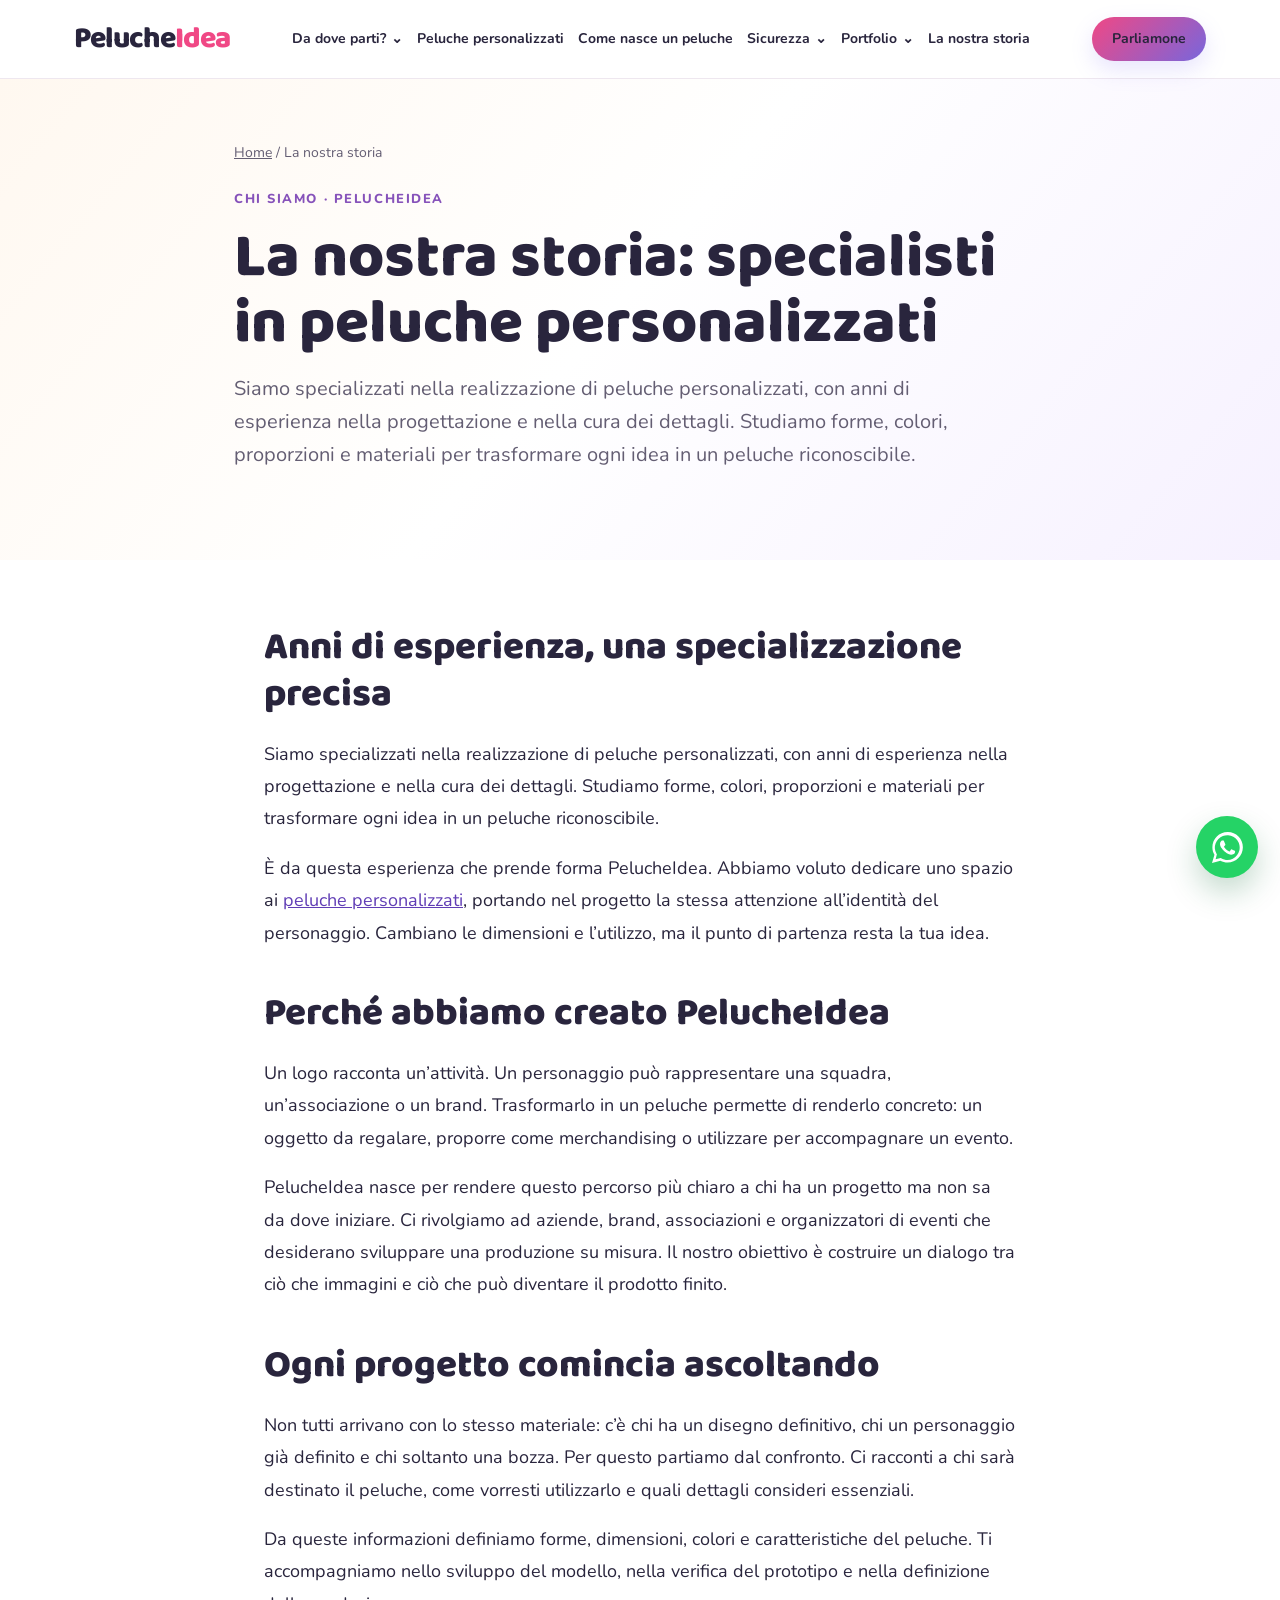
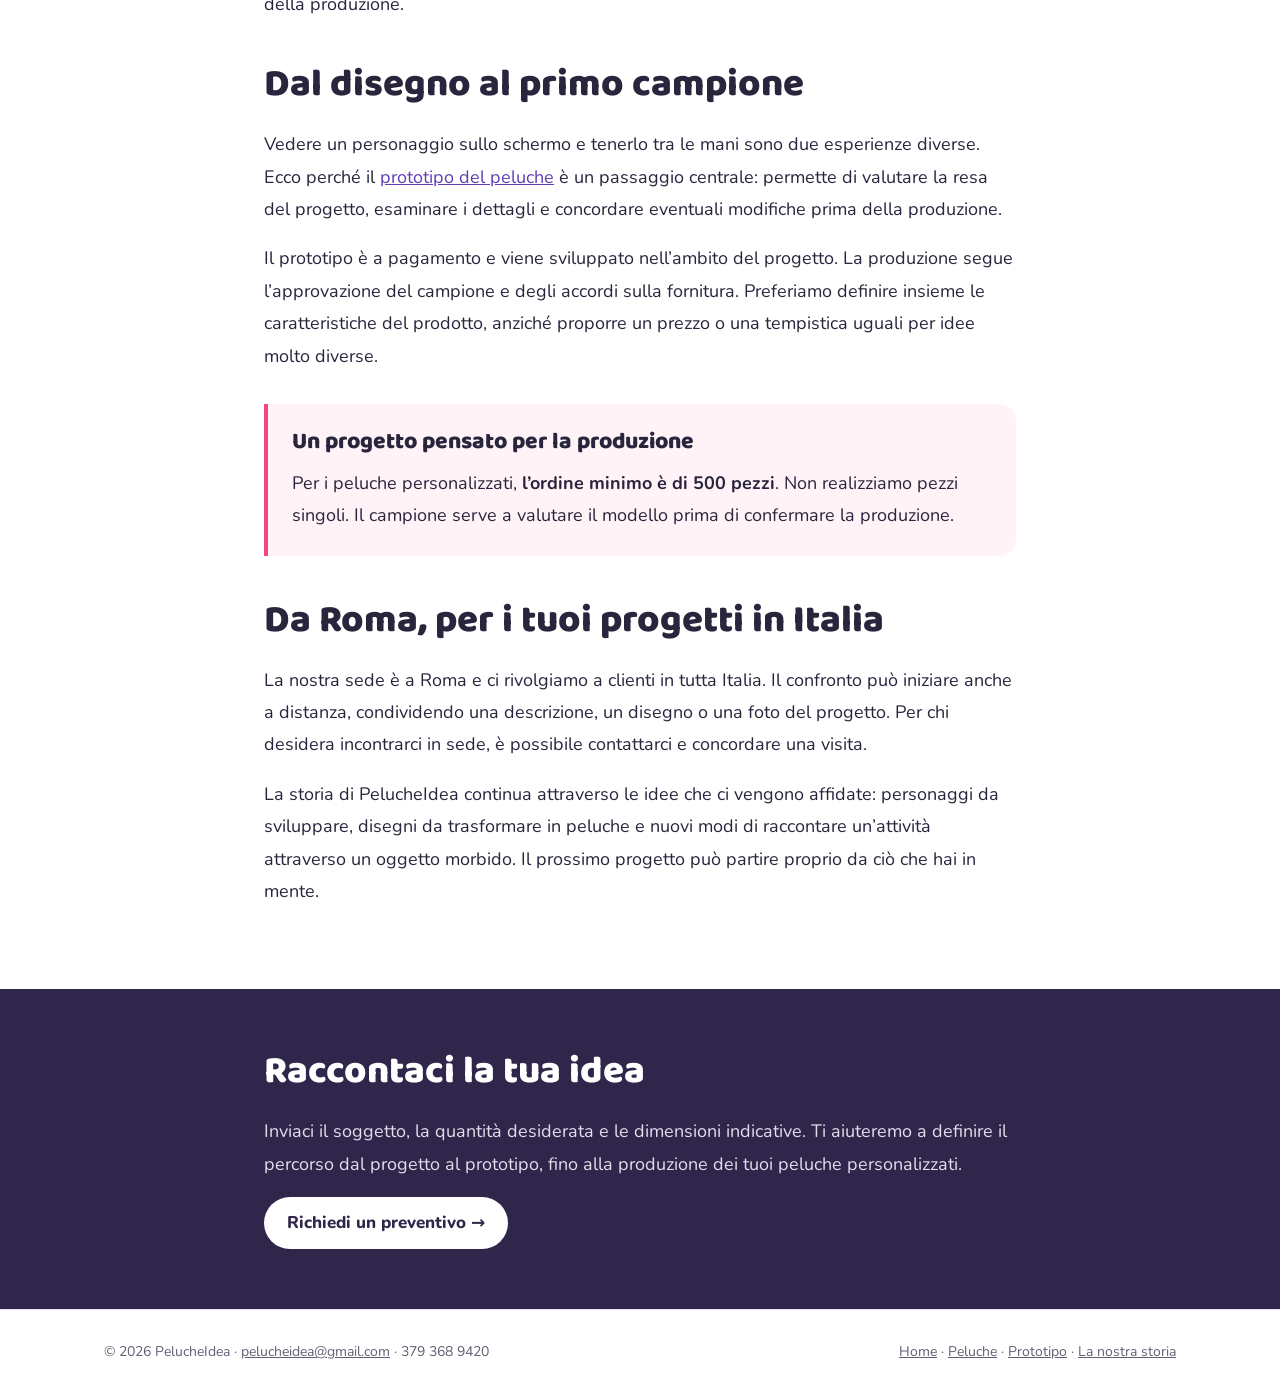
<file: la-nostra-storia/index.html>
<!doctype html><html lang="it"><head><meta charset="utf-8"><meta name="viewport" content="width=device-width, initial-scale=1"><title>La nostra storia: specialisti in peluche personalizzati | PelucheIdea</title><meta name="description" content="PelucheIdea: specialisti in peluche personalizzati, con anni di esperienza. Dal progetto al prototipo e alla produzione, da 500 pezzi."><meta name="robots" content="index,follow,max-image-preview:large"><link rel="canonical" href="https://pelucheidea.com/la-nostra-storia/"><link rel="stylesheet" href="/assets/seo.css?v=min500-20260929"><link rel="preconnect" href="https://fonts.googleapis.com"><link rel="preconnect" href="https://fonts.gstatic.com" crossorigin><meta property="og:type" content="website"><meta property="og:locale" content="it_IT"><meta property="og:site_name" content="PelucheIdea"><meta property="og:title" content="La nostra storia: specialisti in peluche personalizzati | PelucheIdea"><meta property="og:description" content="PelucheIdea: specialisti in peluche personalizzati, con anni di esperienza. Dal progetto al prototipo e alla produzione, da 500 pezzi."><meta property="og:url" content="https://pelucheidea.com/la-nostra-storia/"><meta property="og:image" content="https://pelucheidea.com/assets/images/peluche-con-logo.webp"><meta name="twitter:card" content="summary_large_image"><script type="application/ld+json">{"@context": "https://schema.org", "@graph": [{"@type": "AboutPage", "@id": "https://pelucheidea.com/la-nostra-storia/#pagina", "url": "https://pelucheidea.com/la-nostra-storia/", "name": "La nostra storia: specialisti in peluche personalizzati | PelucheIdea", "description": "PelucheIdea: specialisti in peluche personalizzati, con anni di esperienza. Dal progetto al prototipo e alla produzione, da 500 pezzi.", "inLanguage": "it-IT", "about": {"@id": "https://pelucheidea.com/#organizzazione"}}, {"@type": "Organization", "@id": "https://pelucheidea.com/#organizzazione", "name": "PelucheIdea", "url": "https://pelucheidea.com/", "email": "pelucheidea@gmail.com", "telephone": "+393793689420"}, {"@type": "BreadcrumbList", "itemListElement": [{"@type": "ListItem", "position": 1, "name": "Home", "item": "https://pelucheidea.com/"}, {"@type": "ListItem", "position": 2, "name": "La nostra storia", "item": "https://pelucheidea.com/la-nostra-storia/"}]}]}</script><style>.story-copy{max-width:800px}.story-copy h2{margin-top:42px}.story-copy h2:first-child{margin-top:0}.story-copy p{font-size:18px;line-height:1.8}.story-intro{max-width:860px}.story-intro h1{max-width:820px}.story-intro .lead{max-width:740px}.story-callout{margin:32px 0;padding:24px;border-left:4px solid var(--pink);background:#fff3f8;border-radius:0 16px 16px 0}.story-callout p:last-child{margin-bottom:0}.story-copy a:focus-visible{outline:3px solid var(--pink);outline-offset:3px}</style><link rel="stylesheet" href="/assets/header.css?v=20261007-fixed">
</head><body><header><div class="wrap nav"><a class="logo" href="/">Peluche<span>Idea</span></a><nav aria-label="Navigazione principale"><a href="/#inizia">Da dove parti? <span>⌄</span></a><a href="/peluche-personalizzati/">Peluche personalizzati</a><a href="/processo-di-creazione/">Come nasce un peluche</a><a href="/?section=sicurezza">Sicurezza <span>⌄</span></a><a href="/#portfolio">Portfolio <span>⌄</span></a><a href="/la-nostra-storia/">La nostra storia</a></nav><a class="navcta" href="/#preventivo">Parliamone</a></div></header><main>
<section class="hero"><div class="wrap story-intro">
<p class="crumb"><a href="/">Home</a> / La nostra storia</p>
<div class="eyebrow">Chi siamo · PelucheIdea</div>
<h1>La nostra storia: specialisti in peluche personalizzati</h1>
<p class="lead">Siamo specializzati nella realizzazione di peluche personalizzati, con anni di esperienza nella progettazione e nella cura dei dettagli. Studiamo forme, colori, proporzioni e materiali per trasformare ogni idea in un peluche riconoscibile.</p>
</div></section>
<section class="section"><article class="wrap story-copy" aria-label="La storia di PelucheIdea">
<h2>Anni di esperienza, una specializzazione precisa</h2>
<p>Siamo specializzati nella realizzazione di peluche personalizzati, con anni di esperienza nella progettazione e nella cura dei dettagli. Studiamo forme, colori, proporzioni e materiali per trasformare ogni idea in un peluche riconoscibile.</p>
<p>È da questa esperienza che prende forma PelucheIdea. Abbiamo voluto dedicare uno spazio ai <a href="/peluche-personalizzati/">peluche personalizzati</a>, portando nel progetto la stessa attenzione all’identità del personaggio. Cambiano le dimensioni e l’utilizzo, ma il punto di partenza resta la tua idea.</p>
<h2>Perché abbiamo creato PelucheIdea</h2>
<p>Un logo racconta un’attività. Un personaggio può rappresentare una squadra, un’associazione o un brand. Trasformarlo in un peluche permette di renderlo concreto: un oggetto da regalare, proporre come merchandising o utilizzare per accompagnare un evento.</p>
<p>PelucheIdea nasce per rendere questo percorso più chiaro a chi ha un progetto ma non sa da dove iniziare. Ci rivolgiamo ad aziende, brand, associazioni e organizzatori di eventi che desiderano sviluppare una produzione su misura. Il nostro obiettivo è costruire un dialogo tra ciò che immagini e ciò che può diventare il prodotto finito.</p>
<h2>Ogni progetto comincia ascoltando</h2>
<p>Non tutti arrivano con lo stesso materiale: c’è chi ha un disegno definitivo, chi un personaggio già definito e chi soltanto una bozza. Per questo partiamo dal confronto. Ci racconti a chi sarà destinato il peluche, come vorresti utilizzarlo e quali dettagli consideri essenziali.</p>
<p>Da queste informazioni definiamo forme, dimensioni, colori e caratteristiche del peluche. Ti accompagniamo nello sviluppo del modello, nella verifica del prototipo e nella definizione della produzione.</p>
<h2>Dal disegno al primo campione</h2>
<p>Vedere un personaggio sullo schermo e tenerlo tra le mani sono due esperienze diverse. Ecco perché il <a href="/prototipo-peluche/">prototipo del peluche</a> è un passaggio centrale: permette di valutare la resa del progetto, esaminare i dettagli e concordare eventuali modifiche prima della produzione.</p>
<p>Il prototipo è a pagamento e viene sviluppato nell’ambito del progetto. La produzione segue l’approvazione del campione e degli accordi sulla fornitura. Preferiamo definire insieme le caratteristiche del prodotto, anziché proporre un prezzo o una tempistica uguali per idee molto diverse.</p>
<aside class="story-callout"><h3>Un progetto pensato per la produzione</h3><p>Per i peluche personalizzati, <strong>l’ordine minimo è di 500 pezzi</strong>. Non realizziamo pezzi singoli. Il campione serve a valutare il modello prima di confermare la produzione.</p></aside>
<h2>Da Roma, per i tuoi progetti in Italia</h2>
<p>La nostra sede è a Roma e ci rivolgiamo a clienti in tutta Italia. Il confronto può iniziare anche a distanza, condividendo una descrizione, un disegno o una foto del progetto. Per chi desidera incontrarci in sede, è possibile contattarci e concordare una visita.</p>
<p>La storia di PelucheIdea continua attraverso le idee che ci vengono affidate: personaggi da sviluppare, disegni da trasformare in peluche e nuovi modi di raccontare un’attività attraverso un oggetto morbido. Il prossimo progetto può partire proprio da ciò che hai in mente.</p>
</article></section>
<section class="cta"><div class="wrap story-copy"><h2>Raccontaci la tua idea</h2><p>Inviaci il soggetto, la quantità desiderata e le dimensioni indicative. Ti aiuteremo a definire il percorso dal progetto al prototipo, fino alla produzione dei tuoi peluche personalizzati.</p><a class="btn" href="/#preventivo">Richiedi un preventivo →</a></div></section>
</main><footer class="footer"><div class="wrap"><div>© 2026 PelucheIdea · <a href="mailto:pelucheidea@gmail.com">pelucheidea@gmail.com</a> · <a href="tel:+393793689420" style="color:inherit;text-decoration:none" aria-label="Chiama PelucheIdea al 379 368 9420">379 368 9420</a></div><div><a href="/">Home</a> · <a href="/peluche-personalizzati/">Peluche</a> · <a href="/prototipo-peluche/">Prototipo</a> · <a href="/la-nostra-storia/">La nostra storia</a></div></div></footer><a class="whatsapp-float" href="https://wa.me/393793689420" target="_blank" rel="noopener noreferrer" aria-label="Scrivici su WhatsApp al 379 368 9420" title="Scrivici su WhatsApp"><svg viewBox="0 0 24 24" width="31" height="31" fill="currentColor" aria-hidden="true"><path d="M20.5 3.5A11.6 11.6 0 0 0 12.1 0C5.6 0 .3 5.3.3 11.8c0 2.1.5 4.1 1.6 5.9L0 24l6.5-1.7c1.7.9 3.6 1.4 5.6 1.4 6.5 0 11.8-5.3 11.8-11.8 0-3.2-1.2-6.1-3.4-8.4ZM12.1 21.7c-1.8 0-3.5-.5-5-1.4l-.4-.2-3.9 1 1-3.8-.3-.4a9.6 9.6 0 1 1 8.6 4.8Zm5.3-7.2c-.3-.2-1.7-.9-2-1-.3-.1-.5-.2-.7.2-.2.3-.8 1-.9 1.2-.2.2-.3.2-.6.1-.3-.2-1.2-.5-2.2-1.4-.8-.7-1.4-1.6-1.6-1.9-.2-.3 0-.5.1-.6l.5-.6c.1-.2.2-.3.3-.5.1-.2 0-.4 0-.6-.1-.2-.7-1.7-1-2.3-.2-.6-.5-.5-.7-.5H8c-.2 0-.5.1-.8.4-.3.3-1 1-1 2.4s1 2.8 1.2 3c.1.2 2 3.1 4.9 4.4.7.3 1.2.5 1.7.6.7.2 1.3.2 1.8.1.6-.1 1.7-.7 1.9-1.4.2-.7.2-1.3.2-1.4-.1-.1-.3-.2-.5-.4Z"/></svg></a></body></html>
</file>
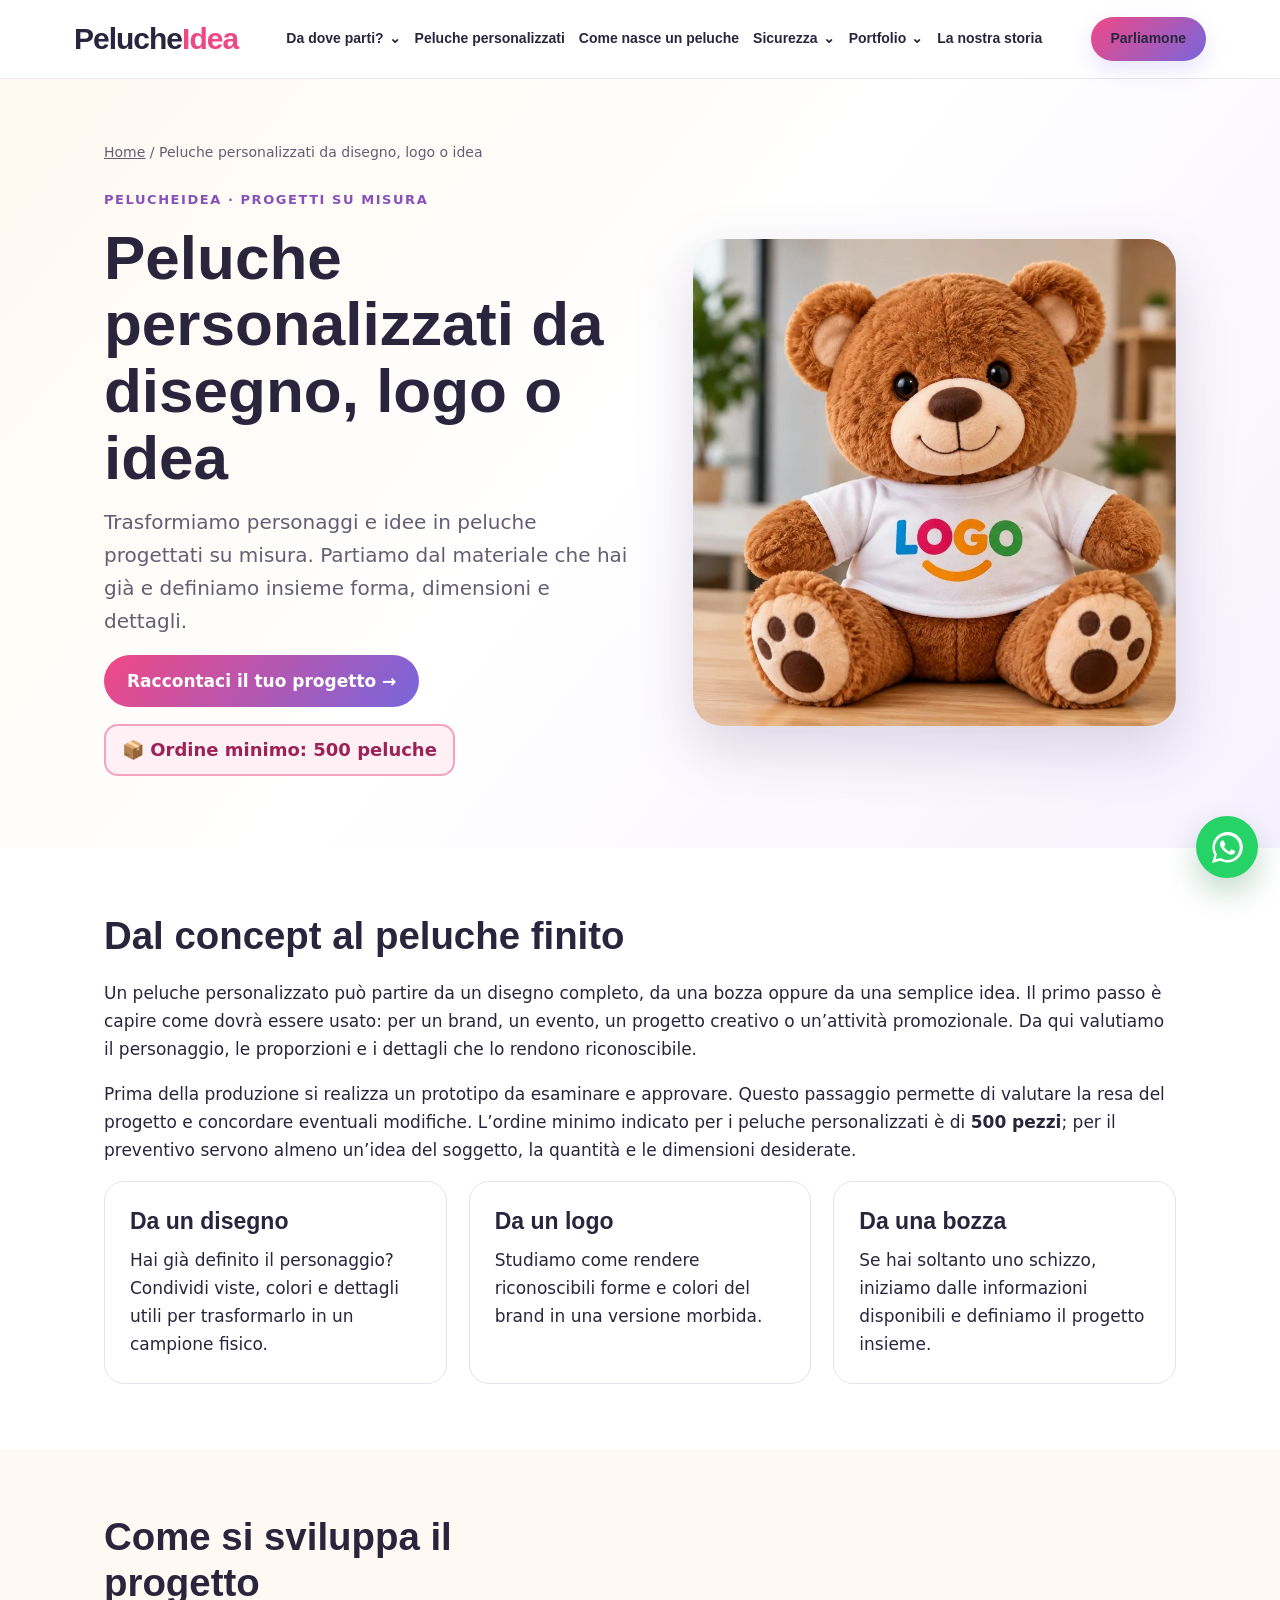
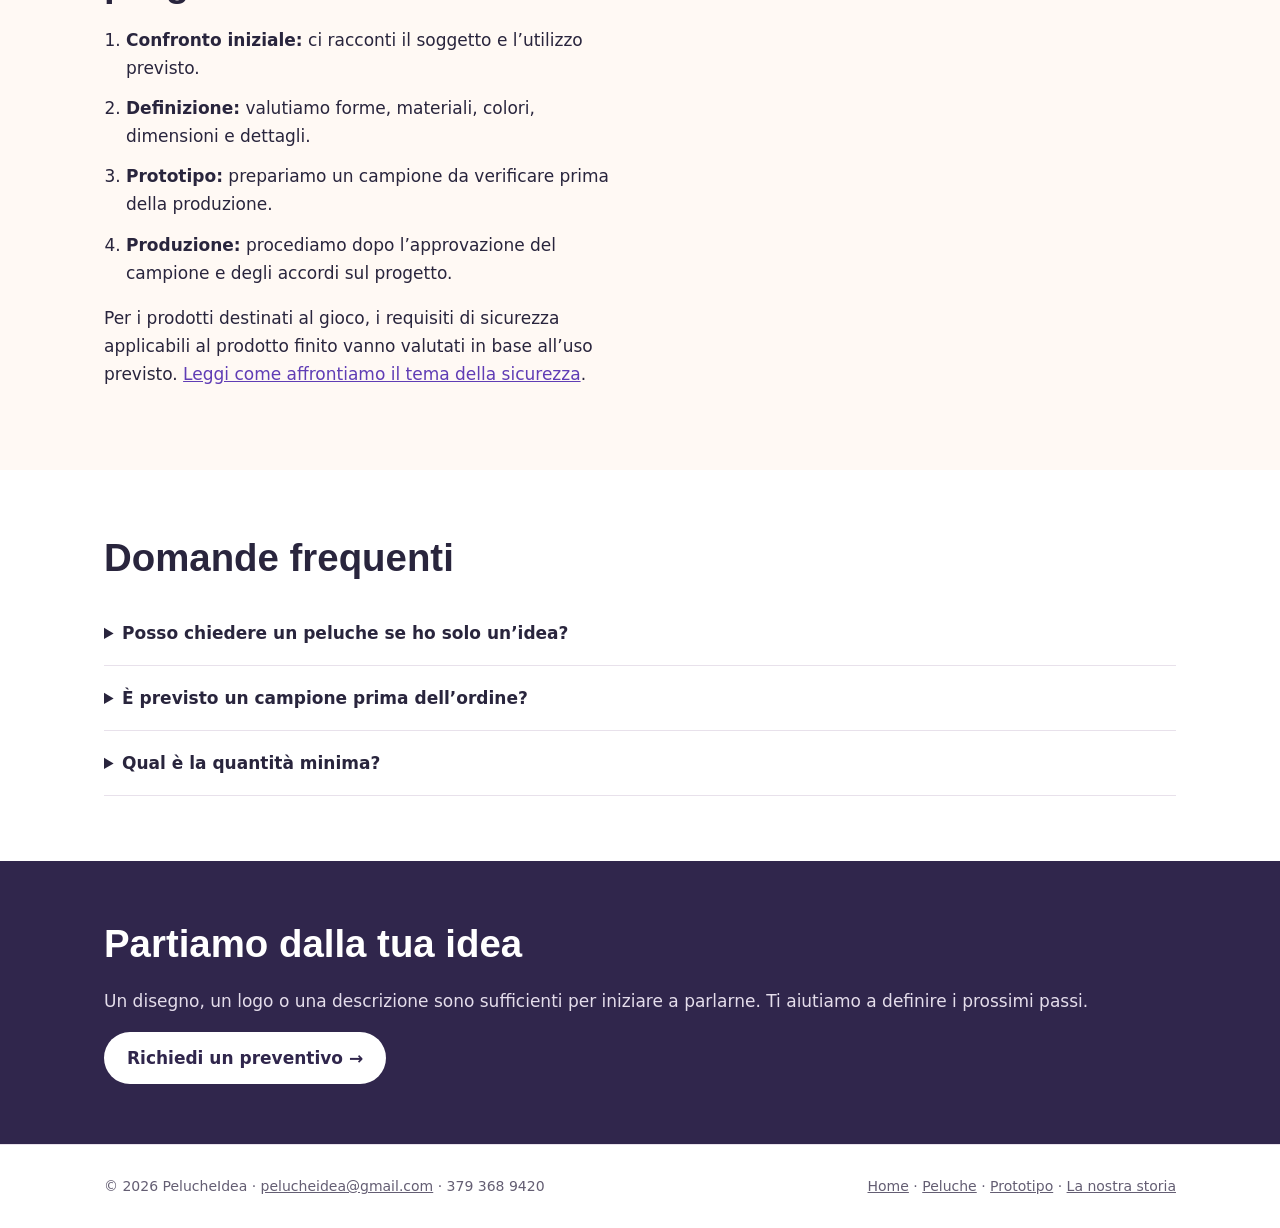
<file: mascotte-personalizzate/index.html>
<!doctype html><html lang="it"><head><meta charset="utf-8"><meta name="viewport" content="width=device-width,initial-scale=1"><meta name="robots" content="noindex,follow"><meta http-equiv="refresh" content="0;url=/peluche-personalizzati/"><link rel="canonical" href="https://pelucheidea.com/peluche-personalizzati/"><title>Peluche personalizzati | PelucheIdea</title></head><body><p>PelucheIdea è specializzata in peluche personalizzati. <a href="/peluche-personalizzati/">Scopri i nostri peluche personalizzati</a>.</p></body></html>
</file>
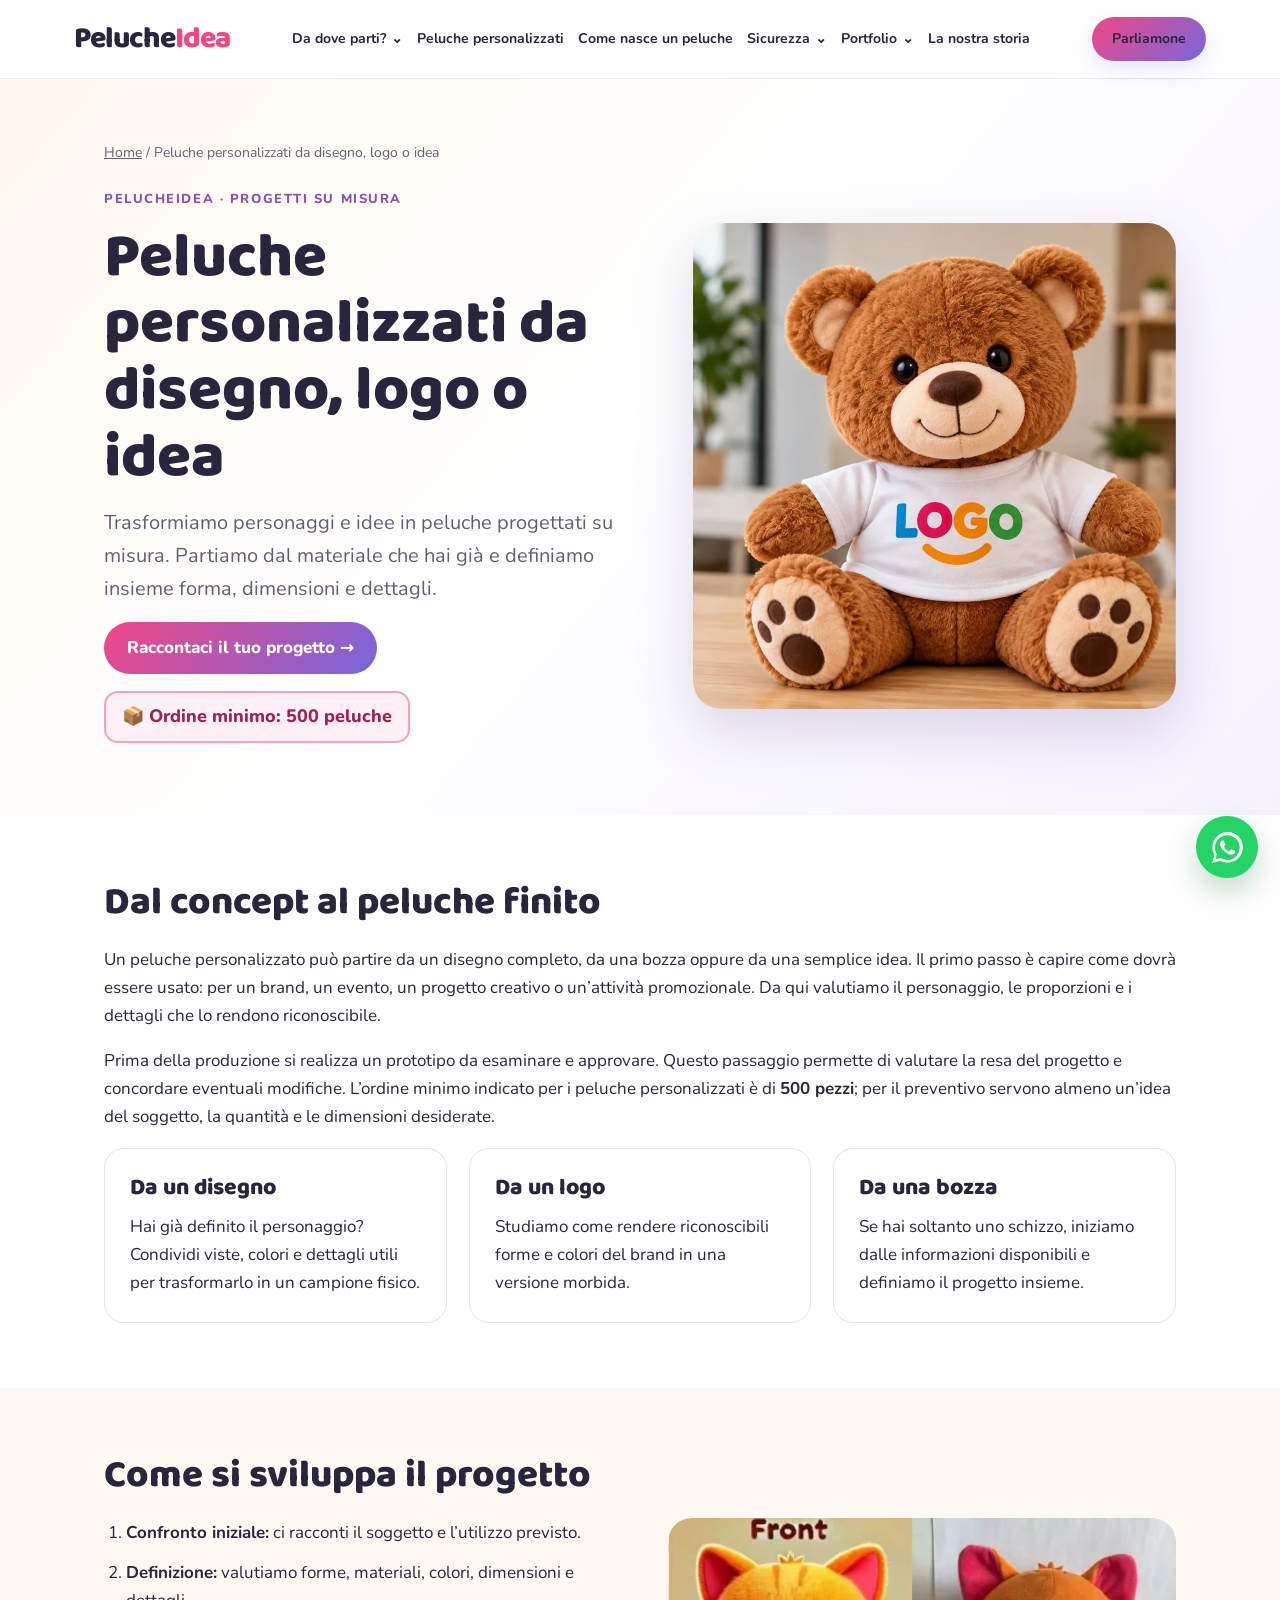
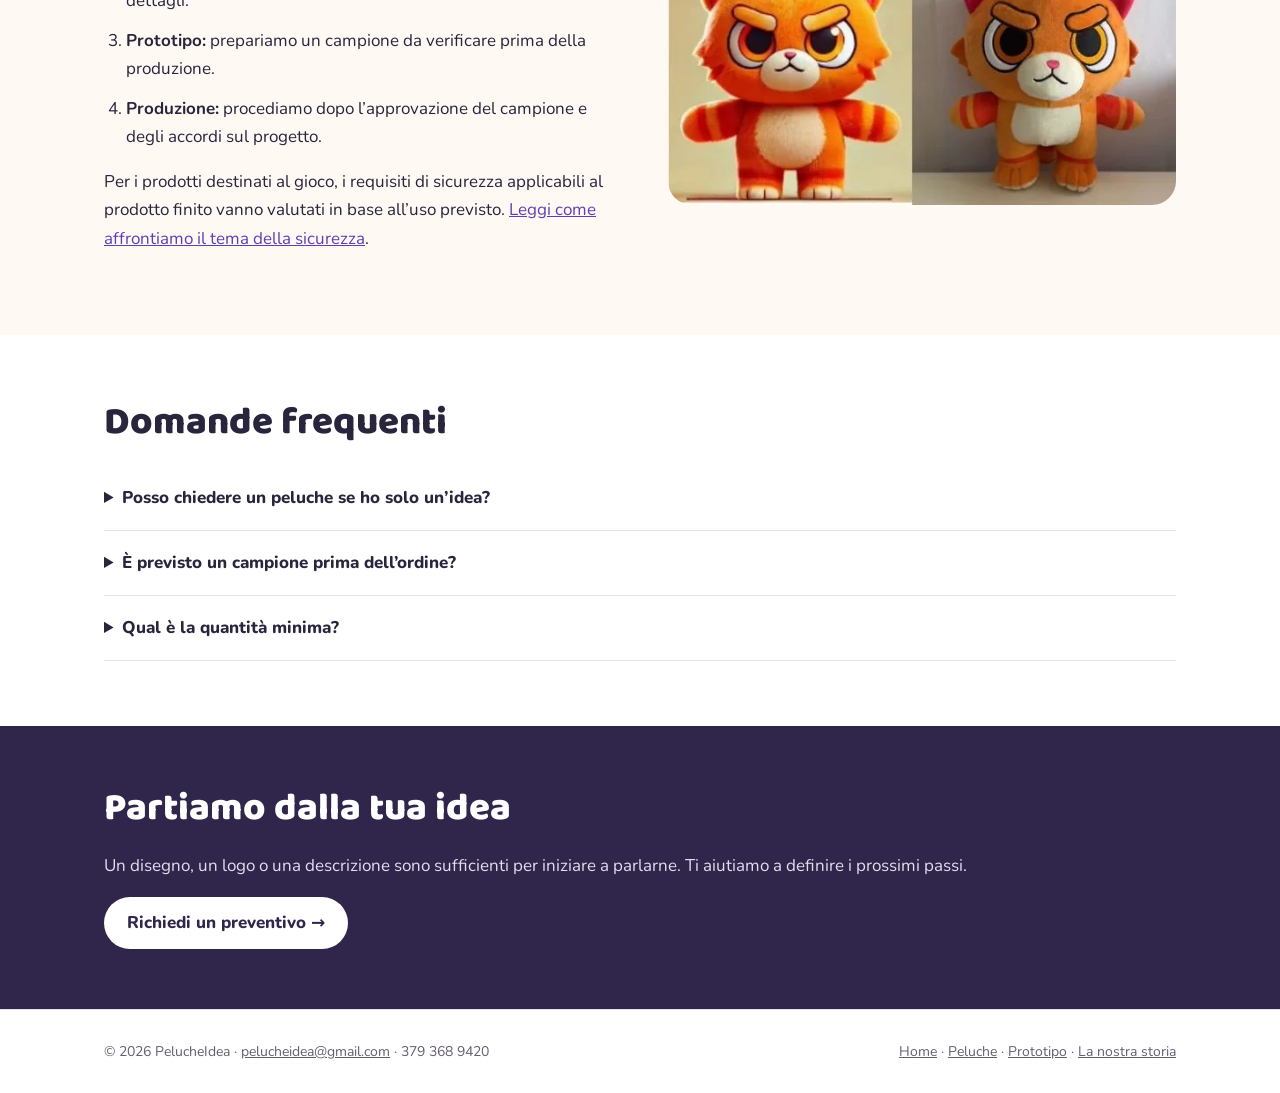
<file: peluche-personalizzati/index.html>
<!doctype html><html lang="it"><head><meta charset="utf-8"><meta name="viewport" content="width=device-width, initial-scale=1"><title>Peluche personalizzati su misura da disegno | PelucheIdea</title><meta name="description" content="Produzione di peluche personalizzati per aziende e progetti speciali: dal disegno al prototipo, fino all’ordine finale. Minimo 500 pezzi."><meta name="robots" content="index,follow,max-image-preview:large"><link rel="canonical" href="https://pelucheidea.com/peluche-personalizzati/"><link rel="stylesheet" href="/assets/seo.css?v=min500-20260929"><link rel="preconnect" href="https://fonts.googleapis.com"><link rel="preconnect" href="https://fonts.gstatic.com" crossorigin><meta property="og:type" content="website"><meta property="og:locale" content="it_IT"><meta property="og:site_name" content="PelucheIdea"><meta property="og:title" content="Peluche personalizzati su misura da disegno | PelucheIdea"><meta property="og:description" content="Produzione di peluche personalizzati per aziende e progetti speciali: dal disegno al prototipo, fino all’ordine finale. Minimo 500 pezzi."><meta property="og:url" content="https://pelucheidea.com/peluche-personalizzati/"><meta property="og:image" content="https://pelucheidea.com/assets/images/peluche-con-logo.webp"><meta name="twitter:card" content="summary_large_image"><script type="application/ld+json">{"@context":"https://schema.org","@type":"BreadcrumbList","itemListElement":[{"@type":"ListItem","position":1,"name":"Home","item":"https://pelucheidea.com/"},{"@type":"ListItem","position":2,"name":"Peluche personalizzati da disegno, logo o idea","item":"https://pelucheidea.com/peluche-personalizzati/"}]}</script><link rel="stylesheet" href="/assets/header.css?v=20261007-fixed">
</head><body><header><div class="wrap nav"><a class="logo" href="/">Peluche<span>Idea</span></a><nav aria-label="Navigazione principale"><a href="/#inizia">Da dove parti? <span>⌄</span></a><a href="/peluche-personalizzati/">Peluche personalizzati</a><a href="/processo-di-creazione/">Come nasce un peluche</a><a href="/?section=sicurezza">Sicurezza <span>⌄</span></a><a href="/#portfolio">Portfolio <span>⌄</span></a><a href="/la-nostra-storia/">La nostra storia</a></nav><a class="navcta" href="/#preventivo">Parliamone</a></div></header><main><section class="hero"><div class="wrap"><p class="crumb"><a href="/">Home</a> / Peluche personalizzati da disegno, logo o idea</p><div class="hero-grid"><div><div class="eyebrow">PelucheIdea · Progetti su misura</div><h1>Peluche personalizzati da disegno, logo o idea</h1><p class="lead">Trasformiamo personaggi e idee in peluche progettati su misura. Partiamo dal materiale che hai già e definiamo insieme forma, dimensioni e dettagli.</p><a class="btn" href="/#preventivo">Raccontaci il tuo progetto →</a><p class="order-note">📦 Ordine minimo: 500 peluche</p></div><img src="/assets/images/peluche-con-logo.webp" alt="Esempio di peluche personalizzato con logo" width="881" height="887" fetchpriority="high"></div></div></section><section class="section"><div class="wrap"><h2>Dal concept al peluche finito</h2><p>Un peluche personalizzato può partire da un disegno completo, da una bozza oppure da una semplice idea. Il primo passo è capire come dovrà essere usato: per un brand, un evento, un progetto creativo o un’attività promozionale. Da qui valutiamo il personaggio, le proporzioni e i dettagli che lo rendono riconoscibile.</p><p>Prima della produzione si realizza un prototipo da esaminare e approvare. Questo passaggio permette di valutare la resa del progetto e concordare eventuali modifiche. L’ordine minimo indicato per i peluche personalizzati è di <strong>500 pezzi</strong>; per il preventivo servono almeno un’idea del soggetto, la quantità e le dimensioni desiderate.</p><div class="grid"><article class="card"><h3>Da un disegno</h3><p>Hai già definito il personaggio? Condividi viste, colori e dettagli utili per trasformarlo in un campione fisico.</p></article><article class="card"><h3>Da un logo</h3><p>Studiamo come rendere riconoscibili forme e colori del brand in una versione morbida.</p></article><article class="card"><h3>Da una bozza</h3><p>Se hai soltanto uno schizzo, iniziamo dalle informazioni disponibili e definiamo il progetto insieme.</p></article></div></div></section><section class="section alt"><div class="wrap split"><div><h2>Come si sviluppa il progetto</h2><ol class="list"><li><strong>Confronto iniziale:</strong> ci racconti il soggetto e l’utilizzo previsto.</li><li><strong>Definizione:</strong> valutiamo forme, materiali, colori, dimensioni e dettagli.</li><li><strong>Prototipo:</strong> prepariamo un campione da verificare prima della produzione.</li><li><strong>Produzione:</strong> procediamo dopo l’approvazione del campione e degli accordi sul progetto.</li></ol><p>Per i prodotti destinati al gioco, i requisiti di sicurezza applicabili al prodotto finito vanno valutati in base all’uso previsto. <a href="/#sicurezza">Leggi come affrontiamo il tema della sicurezza</a>.</p></div><img src="/assets/images/peluche-progetto-campione.webp" alt="Esempio del passaggio da progetto a campione di peluche" width="577" height="326" loading="lazy"></div></section><section class="section faq"><div class="wrap"><h2>Domande frequenti</h2><details><summary>Posso chiedere un peluche se ho solo un’idea?</summary><p>Sì. Descrivi il soggetto, l’utilizzo e i dettagli che immagini; potremo capire insieme quali materiali di partenza servono per definire il progetto.</p></details><details><summary>È previsto un campione prima dell’ordine?</summary><p>Il percorso descritto prevede un prototipo da valutare e approvare prima della produzione. <a href="/prototipo-peluche/">Scopri come funziona il prototipo</a>.</p></details><details><summary>Qual è la quantità minima?</summary><p>Per i peluche personalizzati il minimo d’ordine indicato è di 500 pezzi. Il preventivo dipende dalle caratteristiche del progetto.</p></details></div></section><section class="cta"><div class="wrap"><h2>Partiamo dalla tua idea</h2><p>Un disegno, un logo o una descrizione sono sufficienti per iniziare a parlarne. Ti aiutiamo a definire i prossimi passi.</p><a class="btn" href="/#preventivo">Richiedi un preventivo →</a></div></section></main><footer class="footer"><div class="wrap"><div>© 2026 PelucheIdea · <a href="mailto:pelucheidea@gmail.com">pelucheidea@gmail.com</a> · <a href="tel:+393793689420" style="color:inherit;text-decoration:none" aria-label="Chiama PelucheIdea al 379 368 9420">379 368 9420</a></div><div><a href="/">Home</a> · <a href="/peluche-personalizzati/">Peluche</a> · <a href="/prototipo-peluche/">Prototipo</a> · <a href="/la-nostra-storia/">La nostra storia</a></div></div></footer><a class="whatsapp-float" href="https://wa.me/393793689420" target="_blank" rel="noopener noreferrer" aria-label="Scrivici su WhatsApp al 379 368 9420" title="Scrivici su WhatsApp"><svg viewBox="0 0 24 24" width="31" height="31" fill="currentColor" aria-hidden="true"><path d="M20.5 3.5A11.6 11.6 0 0 0 12.1 0C5.6 0 .3 5.3.3 11.8c0 2.1.5 4.1 1.6 5.9L0 24l6.5-1.7c1.7.9 3.6 1.4 5.6 1.4 6.5 0 11.8-5.3 11.8-11.8 0-3.2-1.2-6.1-3.4-8.4ZM12.1 21.7c-1.8 0-3.5-.5-5-1.4l-.4-.2-3.9 1 1-3.8-.3-.4a9.6 9.6 0 1 1 8.6 4.8Zm5.3-7.2c-.3-.2-1.7-.9-2-1-.3-.1-.5-.2-.7.2-.2.3-.8 1-.9 1.2-.2.2-.3.2-.6.1-.3-.2-1.2-.5-2.2-1.4-.8-.7-1.4-1.6-1.6-1.9-.2-.3 0-.5.1-.6l.5-.6c.1-.2.2-.3.3-.5.1-.2 0-.4 0-.6-.1-.2-.7-1.7-1-2.3-.2-.6-.5-.5-.7-.5H8c-.2 0-.5.1-.8.4-.3.3-1 1-1 2.4s1 2.8 1.2 3c.1.2 2 3.1 4.9 4.4.7.3 1.2.5 1.7.6.7.2 1.3.2 1.8.1.6-.1 1.7-.7 1.9-1.4.2-.7.2-1.3.2-1.4-.1-.1-.3-.2-.5-.4Z"/></svg></a></body></html>
</file>
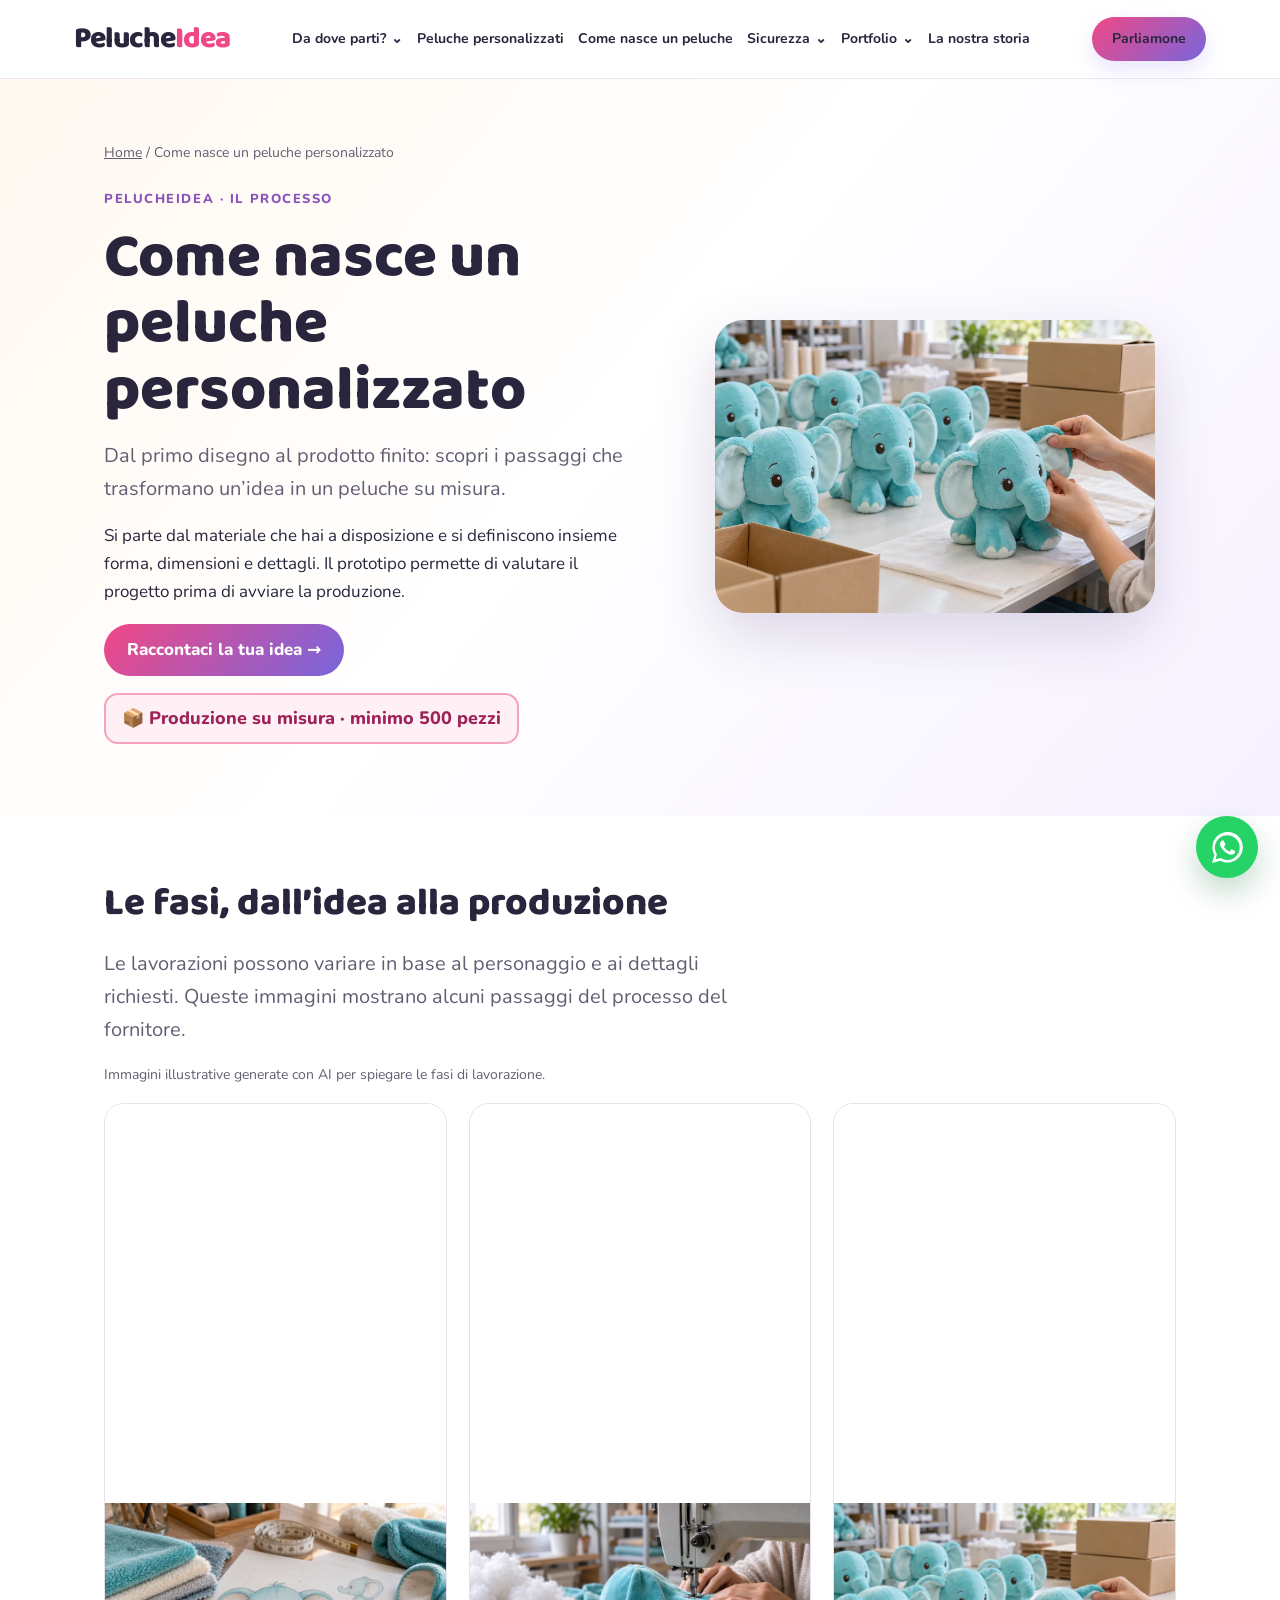
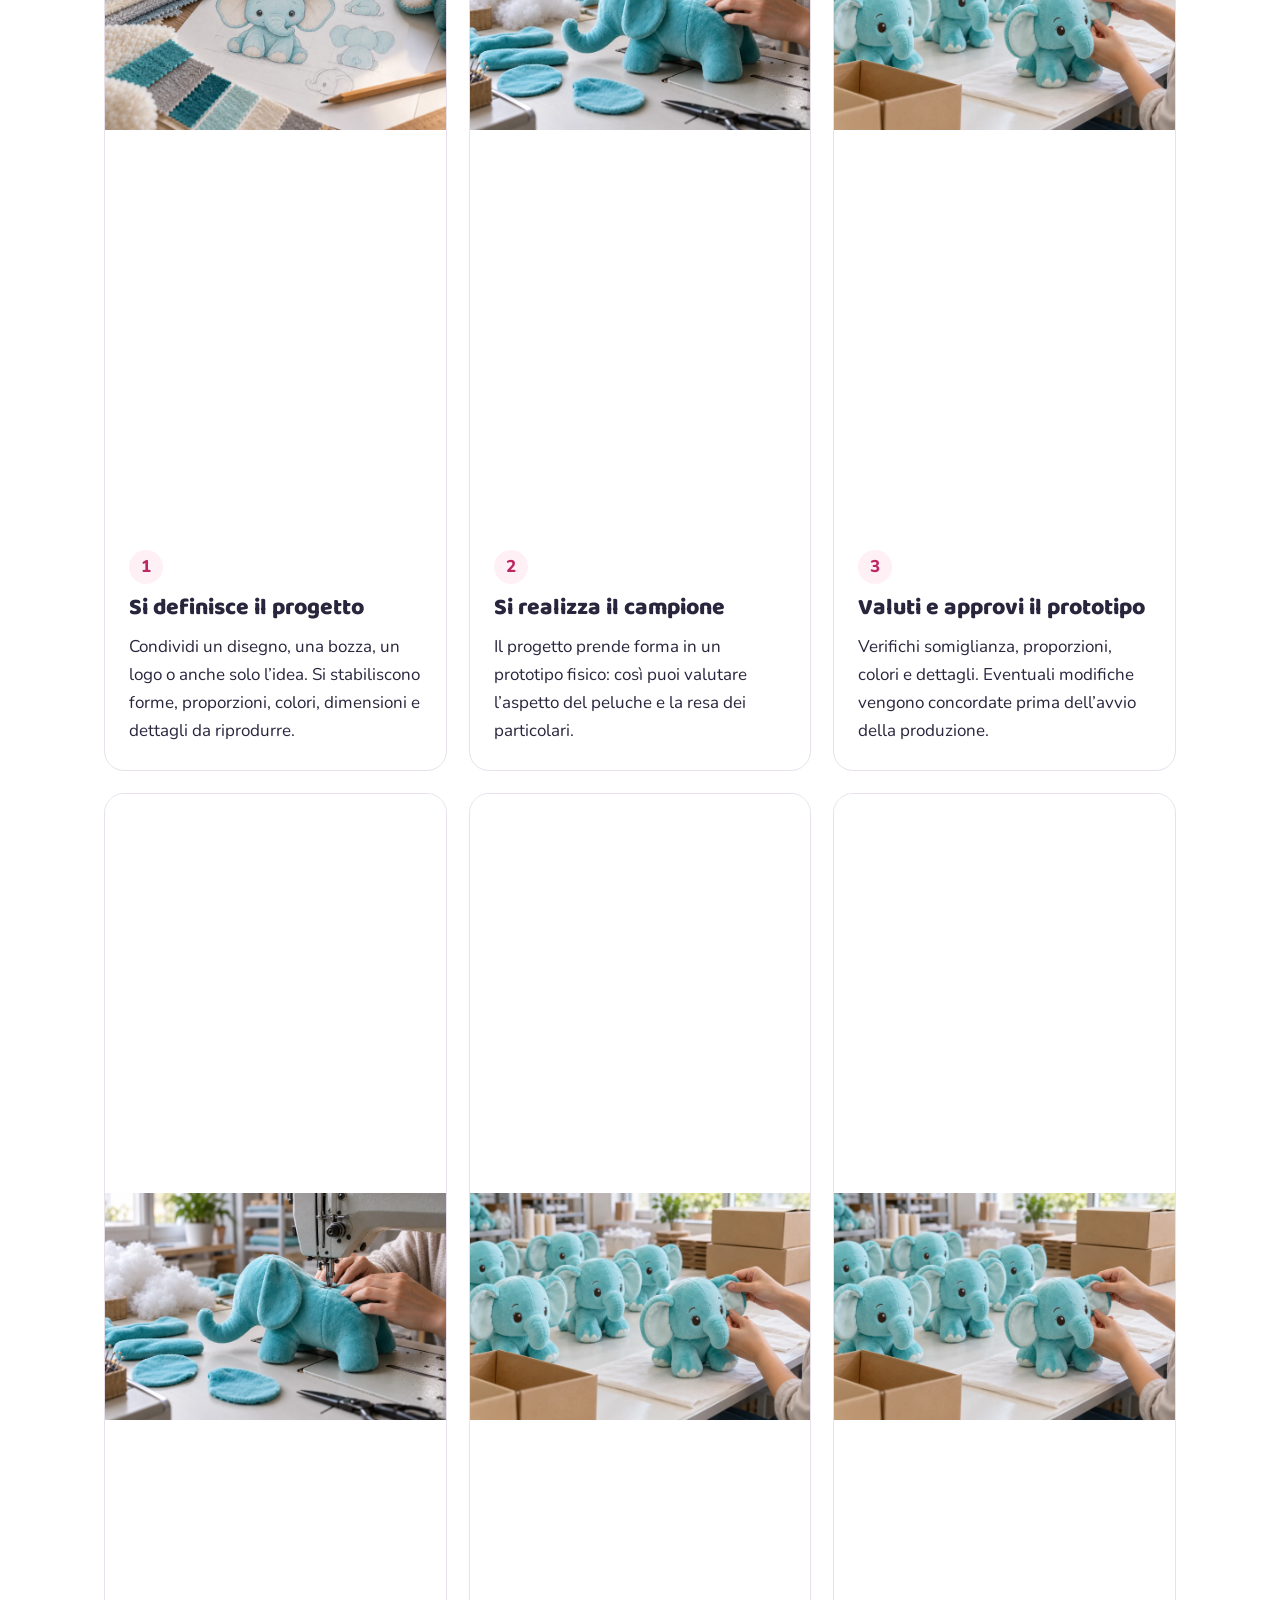
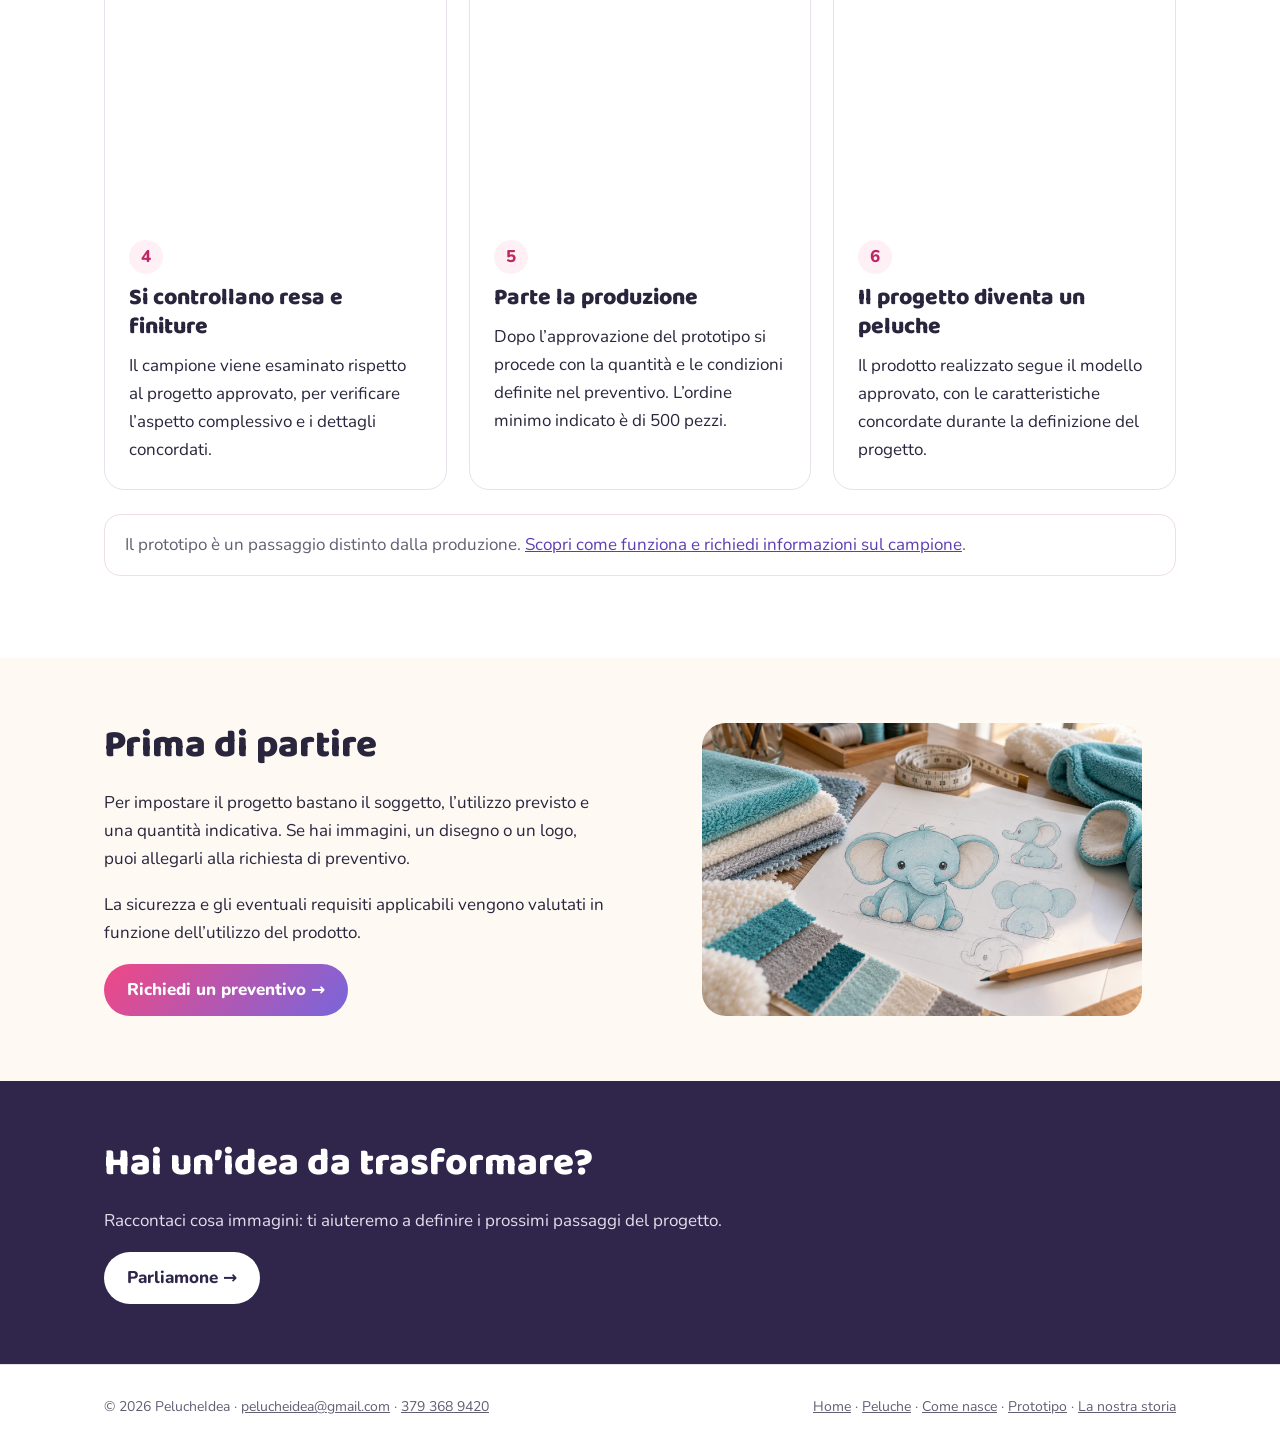
<file: processo-di-creazione/index.html>
<!doctype html>
<html lang="it">
<head>
<meta charset="utf-8">
<meta name="viewport" content="width=device-width, initial-scale=1">
<title>Come nasce un peluche personalizzato | PelucheIdea</title>
<meta name="description" content="Scopri come nasce un peluche personalizzato: dal disegno al prototipo, dall'approvazione alla produzione. Il percorso spiegato da PelucheIdea.">
<meta name="robots" content="index,follow,max-image-preview:large">
<link rel="canonical" href="https://pelucheidea.com/processo-di-creazione/">
<link rel="stylesheet" href="/assets/seo.css?v=processo-20261004">
<link rel="preconnect" href="https://fonts.googleapis.com">
<link rel="preconnect" href="https://fonts.gstatic.com" crossorigin>
<meta property="og:type" content="website">
<meta property="og:locale" content="it_IT">
<meta property="og:site_name" content="PelucheIdea">
<meta property="og:title" content="Come nasce un peluche personalizzato | PelucheIdea">
<meta property="og:description" content="Dal disegno al campione approvato, fino alla produzione: scopri i passaggi per creare un peluche su misura.">
<meta property="og:url" content="https://pelucheidea.com/processo-di-creazione/">
<meta property="og:image" content="https://pelucheidea.com/assets/images/progettazione-peluche-nuova.webp">
<meta name="twitter:card" content="summary_large_image">
<script type="application/ld+json">{"@context":"https://schema.org","@type":"BreadcrumbList","itemListElement":[{"@type":"ListItem","position":1,"name":"Home","item":"https://pelucheidea.com/"},{"@type":"ListItem","position":2,"name":"Come nasce un peluche personalizzato","item":"https://pelucheidea.com/processo-di-creazione/"}]}</script>
<style>
.process-grid .card{overflow:hidden;padding:0}
.process-grid .card img{display:block;width:100%;aspect-ratio:1.5;object-fit:contain;background:#fff;border-radius:18px 18px 0 0}
.process-grid .card .step-copy{padding:22px 24px 25px}
.step-number{display:inline-grid;place-items:center;width:34px;height:34px;border-radius:50%;background:#fff0f6;color:#bd2863;font-weight:800;margin-bottom:10px}
.hero .order-note{display:inline-flex}
.process-note{margin-top:24px;padding:16px 20px;border:1px solid #f1dce7;border-radius:16px;background:#fff;color:#645e73}
@media(max-width:850px){.process-grid .card img{aspect-ratio:1.25}}
.hero-grid>img,.split>img{object-fit:contain;max-width:440px;justify-self:center;background:#fff}
</style>
<link rel="stylesheet" href="/assets/header.css?v=20261007-fixed">
</head>
<body>
<header><div class="wrap nav"><a class="logo" href="/">Peluche<span>Idea</span></a><nav aria-label="Navigazione principale"><a href="/#inizia">Da dove parti? <span>⌄</span></a><a href="/peluche-personalizzati/">Peluche personalizzati</a><a href="/processo-di-creazione/">Come nasce un peluche</a><a href="/?section=sicurezza">Sicurezza <span>⌄</span></a><a href="/#portfolio">Portfolio <span>⌄</span></a><a href="/la-nostra-storia/">La nostra storia</a></nav><a class="navcta" href="/#preventivo">Parliamone</a></div></header>
<main>
<section class="hero"><div class="wrap">
<p class="crumb"><a href="/">Home</a> / Come nasce un peluche personalizzato</p>
<div class="hero-grid">
<div>
<div class="eyebrow">PelucheIdea · Il processo</div>
<h1>Come nasce un peluche personalizzato</h1>
<p class="lead">Dal primo disegno al prodotto finito: scopri i passaggi che trasformano un’idea in un peluche su misura.</p>
<p>Si parte dal materiale che hai a disposizione e si definiscono insieme forma, dimensioni e dettagli. Il prototipo permette di valutare il progetto prima di avviare la produzione.</p>
<a class="btn" href="/#preventivo">Raccontaci la tua idea →</a>
<p class="order-note">📦 Produzione su misura · minimo 500 pezzi</p>
</div>
<img src="/assets/images/controllo-produzione-peluche-nuova.webp" alt="Illustrazione del controllo di peluche finiti" width="1536" height="1024" fetchpriority="high">
</div></div></section>
<section class="section"><div class="wrap">
<h2>Le fasi, dall’idea alla produzione</h2>
<p class="lead">Le lavorazioni possono variare in base al personaggio e ai dettagli richiesti. Queste immagini mostrano alcuni passaggi del processo del fornitore.</p>
<p class="image-note" style="color:#645e73;font-size:14px">Immagini illustrative generate con AI per spiegare le fasi di lavorazione.</p><div class="grid process-grid">
<article class="card"><img src="/assets/images/progettazione-peluche-nuova.webp" alt="Illustrazione della progettazione di un peluche" width="1536" height="1024" loading="lazy"><div class="step-copy"><span class="step-number">1</span><h3>Si definisce il progetto</h3><p>Condividi un disegno, una bozza, un logo o anche solo l’idea. Si stabiliscono forme, proporzioni, colori, dimensioni e dettagli da riprodurre.</p></div></article>
<article class="card"><img src="/assets/images/cucitura-peluche-nuova.webp" alt="Illustrazione della cucitura del campione" width="1536" height="1024" loading="lazy"><div class="step-copy"><span class="step-number">2</span><h3>Si realizza il campione</h3><p>Il progetto prende forma in un prototipo fisico: così puoi valutare l’aspetto del peluche e la resa dei particolari.</p></div></article>
<article class="card"><img src="/assets/images/controllo-produzione-peluche-nuova.webp" alt="Illustrazione del controllo del modello" width="1536" height="1024" loading="lazy"><div class="step-copy"><span class="step-number">3</span><h3>Valuti e approvi il prototipo</h3><p>Verifichi somiglianza, proporzioni, colori e dettagli. Eventuali modifiche vengono concordate prima dell’avvio della produzione.</p></div></article>
<article class="card"><img src="/assets/images/cucitura-peluche-nuova.webp" alt="Illustrazione della cucitura e delle finiture" width="1536" height="1024" loading="lazy"><div class="step-copy"><span class="step-number">4</span><h3>Si controllano resa e finiture</h3><p>Il campione viene esaminato rispetto al progetto approvato, per verificare l’aspetto complessivo e i dettagli concordati.</p></div></article>
<article class="card"><img src="/assets/images/controllo-produzione-peluche-nuova.webp" alt="Illustrazione della preparazione dei peluche per la confezione" width="1536" height="1024" loading="lazy"><div class="step-copy"><span class="step-number">5</span><h3>Parte la produzione</h3><p>Dopo l’approvazione del prototipo si procede con la quantità e le condizioni definite nel preventivo. L’ordine minimo indicato è di 500 pezzi.</p></div></article>
<article class="card"><img src="/assets/images/controllo-produzione-peluche-nuova.webp" alt="Illustrazione dei peluche finiti" width="1536" height="1024" loading="lazy"><div class="step-copy"><span class="step-number">6</span><h3>Il progetto diventa un peluche</h3><p>Il prodotto realizzato segue il modello approvato, con le caratteristiche concordate durante la definizione del progetto.</p></div></article>
</div>
<p class="process-note">Il prototipo è un passaggio distinto dalla produzione. <a href="/prototipo-peluche/">Scopri come funziona e richiedi informazioni sul campione</a>.</p>
</div></section>
<section class="section alt"><div class="wrap split">
<div><h2>Prima di partire</h2><p>Per impostare il progetto bastano il soggetto, l’utilizzo previsto e una quantità indicativa. Se hai immagini, un disegno o un logo, puoi allegarli alla richiesta di preventivo.</p><p>La sicurezza e gli eventuali requisiti applicabili vengono valutati in funzione dell’utilizzo del prodotto.</p><a class="btn" href="/#preventivo">Richiedi un preventivo →</a></div>
<img src="/assets/images/progettazione-peluche-nuova.webp" alt="Illustrazione del disegno e della scelta dei tessuti" width="1536" height="1024" loading="lazy">
</div></section>
<section class="cta"><div class="wrap"><h2>Hai un’idea da trasformare?</h2><p>Raccontaci cosa immagini: ti aiuteremo a definire i prossimi passaggi del progetto.</p><a class="btn" href="/#preventivo">Parliamone →</a></div></section>
</main>
<footer class="footer"><div class="wrap">
<div>© 2026 PelucheIdea · <a href="mailto:pelucheidea@gmail.com">pelucheidea@gmail.com</a> · <a href="tel:+393793689420">379 368 9420</a></div>
<div><a href="/">Home</a> · <a href="/peluche-personalizzati/">Peluche</a> · <a href="/processo-di-creazione/">Come nasce</a> · <a href="/prototipo-peluche/">Prototipo</a> · <a href="/la-nostra-storia/">La nostra storia</a></div>
</div></footer>
<a class="whatsapp-float" href="https://wa.me/393793689420" target="_blank" rel="noopener noreferrer" aria-label="Scrivici su WhatsApp al 379 368 9420" title="Scrivici su WhatsApp"><svg viewBox="0 0 24 24" width="31" height="31" fill="currentColor" aria-hidden="true"><path d="M20.5 3.5A11.6 11.6 0 0 0 12.1 0C5.6 0 .3 5.3.3 11.8c0 2.1.5 4.1 1.6 5.9L0 24l6.5-1.7c1.7.9 3.6 1.4 5.6 1.4 6.5 0 11.8-5.3 11.8-11.8 0-3.2-1.2-6.1-3.4-8.4ZM12.1 21.7c-1.8 0-3.5-.5-5-1.4l-.4-.2-3.9 1 1-3.8-.3-.4a9.6 9.6 0 1 1 8.6 4.8Zm5.3-7.2c-.3-.2-1.7-.9-2-1-.3-.1-.5-.2-.7.2-.2.3-.8 1-.9 1.2-.2.2-.3.2-.6.1-.3-.2-1.2-.5-2.2-1.4-.8-.7-1.4-1.6-1.6-1.9-.2-.3 0-.5.1-.6l.5-.6c.1-.2.2-.2.3-.5.1-.2 0-.4 0-.6-.1-.2-.7-1.7-1-2.3-.2-.6-.5-.5-.7-.5H8c-.2 0-.5.1-.8.4-.3.3-1 1-1 2.4s1 2.8 1.2 3c.1.2 2 3.1 4.9 4.4.7.3 1.2.5 1.7.6.7.2 1.3.2 1.8.1.6-.1 1.7-.7 1.9-1.4.2-.7.2-1.3.2-1.4-.1-.1-.3-.2-.5-.4Z"/></svg></a>
</body></html>
</file>
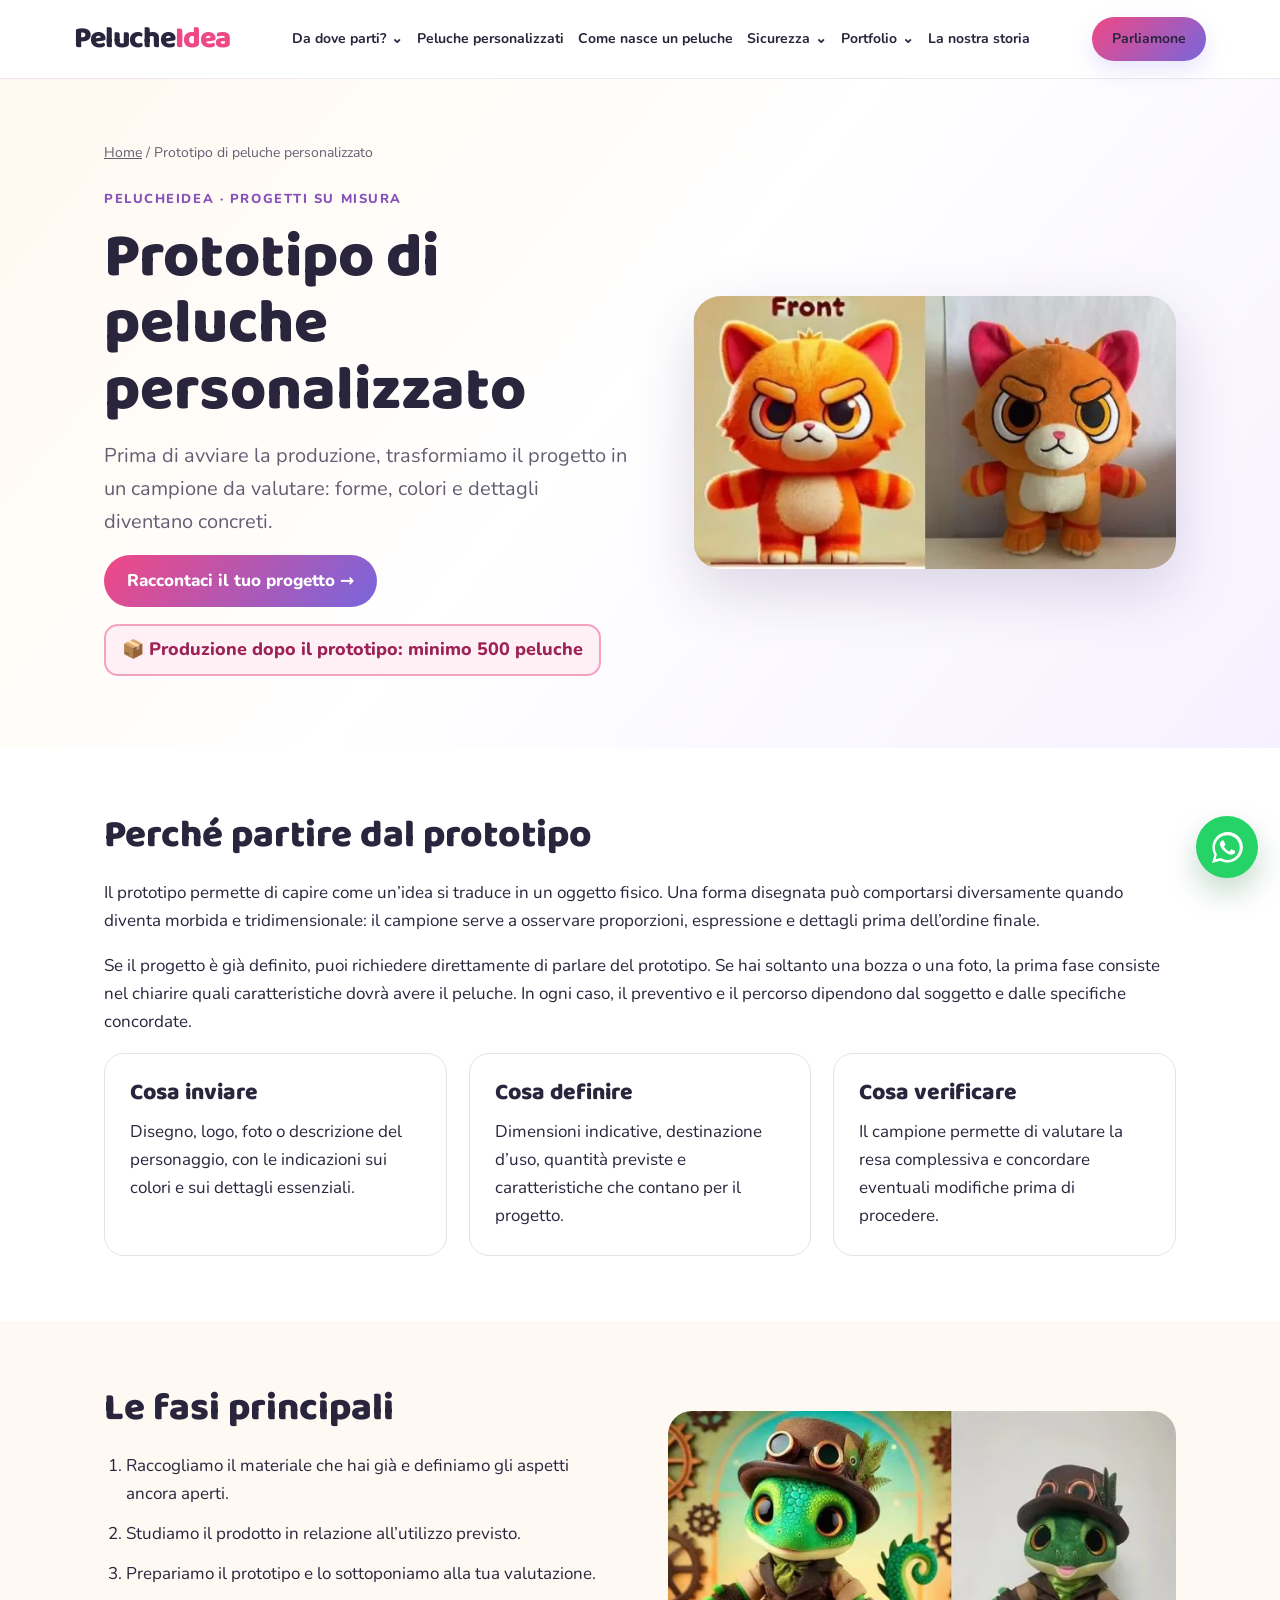
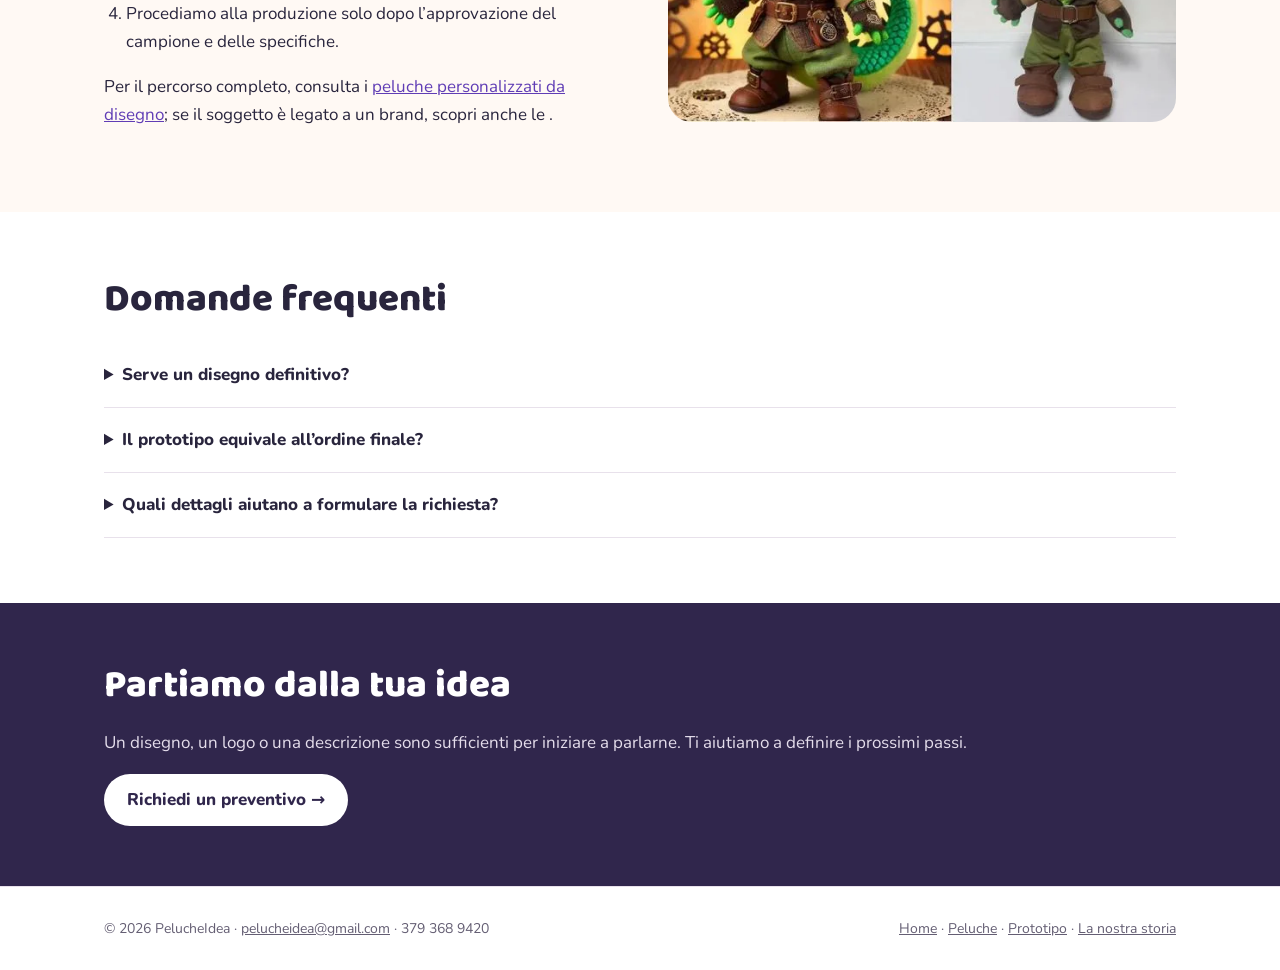
<file: prototipo-peluche/index.html>
<!doctype html><html lang="it"><head><meta charset="utf-8"><meta name="viewport" content="width=device-width, initial-scale=1"><title>Prototipo peluche personalizzato: dal progetto al campione | PelucheIdea</title><meta name="description" content="Hai un disegno, un logo o una bozza? Scopri come nasce un prototipo di peluche personalizzato e quali informazioni servono per richiederlo."><meta name="robots" content="index,follow,max-image-preview:large"><link rel="canonical" href="https://pelucheidea.com/prototipo-peluche/"><link rel="stylesheet" href="/assets/seo.css?v=min500-20260929"><link rel="preconnect" href="https://fonts.googleapis.com"><link rel="preconnect" href="https://fonts.gstatic.com" crossorigin><meta property="og:type" content="website"><meta property="og:locale" content="it_IT"><meta property="og:site_name" content="PelucheIdea"><meta property="og:title" content="Prototipo peluche personalizzato: dal progetto al campione | PelucheIdea"><meta property="og:description" content="Hai un disegno, un logo o una bozza? Scopri come nasce un prototipo di peluche personalizzato e quali informazioni servono per richiederlo."><meta property="og:url" content="https://pelucheidea.com/prototipo-peluche/"><meta property="og:image" content="https://pelucheidea.com/assets/images/peluche-progetto-campione.webp"><meta name="twitter:card" content="summary_large_image"><script type="application/ld+json">{"@context":"https://schema.org","@type":"BreadcrumbList","itemListElement":[{"@type":"ListItem","position":1,"name":"Home","item":"https://pelucheidea.com/"},{"@type":"ListItem","position":2,"name":"Prototipo di peluche personalizzato","item":"https://pelucheidea.com/prototipo-peluche/"}]}</script><link rel="stylesheet" href="/assets/header.css?v=20261007-fixed">
</head><body><header><div class="wrap nav"><a class="logo" href="/">Peluche<span>Idea</span></a><nav aria-label="Navigazione principale"><a href="/#inizia">Da dove parti? <span>⌄</span></a><a href="/peluche-personalizzati/">Peluche personalizzati</a><a href="/processo-di-creazione/">Come nasce un peluche</a><a href="/?section=sicurezza">Sicurezza <span>⌄</span></a><a href="/#portfolio">Portfolio <span>⌄</span></a><a href="/la-nostra-storia/">La nostra storia</a></nav><a class="navcta" href="/#preventivo">Parliamone</a></div></header><main><section class="hero"><div class="wrap"><p class="crumb"><a href="/">Home</a> / Prototipo di peluche personalizzato</p><div class="hero-grid"><div><div class="eyebrow">PelucheIdea · Progetti su misura</div><h1>Prototipo di peluche personalizzato</h1><p class="lead">Prima di avviare la produzione, trasformiamo il progetto in un campione da valutare: forme, colori e dettagli diventano concreti.</p><a class="btn" href="/#preventivo">Raccontaci il tuo progetto →</a><p class="order-note">📦 Produzione dopo il prototipo: minimo 500 peluche</p></div><img src="/assets/images/peluche-progetto-campione.webp" alt="Confronto tra progetto e campione di peluche personalizzato" width="881" height="887" fetchpriority="high"></div></div></section><section class="section"><div class="wrap"><h2>Perché partire dal prototipo</h2><p>Il prototipo permette di capire come un’idea si traduce in un oggetto fisico. Una forma disegnata può comportarsi diversamente quando diventa morbida e tridimensionale: il campione serve a osservare proporzioni, espressione e dettagli prima dell’ordine finale.</p><p>Se il progetto è già definito, puoi richiedere direttamente di parlare del prototipo. Se hai soltanto una bozza o una foto, la prima fase consiste nel chiarire quali caratteristiche dovrà avere il peluche. In ogni caso, il preventivo e il percorso dipendono dal soggetto e dalle specifiche concordate.</p><div class="grid"><article class="card"><h3>Cosa inviare</h3><p>Disegno, logo, foto o descrizione del personaggio, con le indicazioni sui colori e sui dettagli essenziali.</p></article><article class="card"><h3>Cosa definire</h3><p>Dimensioni indicative, destinazione d’uso, quantità previste e caratteristiche che contano per il progetto.</p></article><article class="card"><h3>Cosa verificare</h3><p>Il campione permette di valutare la resa complessiva e concordare eventuali modifiche prima di procedere.</p></article></div></div></section><section class="section alt"><div class="wrap split"><div><h2>Le fasi principali</h2><ol class="list"><li>Raccogliamo il materiale che hai già e definiamo gli aspetti ancora aperti.</li><li>Studiamo il prodotto in relazione all’utilizzo previsto.</li><li>Prepariamo il prototipo e lo sottoponiamo alla tua valutazione.</li><li>Procediamo alla produzione solo dopo l’approvazione del campione e delle specifiche.</li></ol><p>Per il percorso completo, consulta i <a href="/peluche-personalizzati/">peluche personalizzati da disegno</a>; se il soggetto è legato a un brand, scopri anche le .</p></div><img src="/assets/images/peluche-idea-prodotto.webp" alt="Confronto fra l’idea iniziale e il peluche realizzato" width="589" height="360" loading="lazy"></div></section><section class="section faq"><div class="wrap"><h2>Domande frequenti</h2><details><summary>Serve un disegno definitivo?</summary><p>No. Puoi iniziare anche da una bozza, una foto o una descrizione; il progetto viene definito prima del campione.</p></details><details><summary>Il prototipo equivale all’ordine finale?</summary><p>Il prototipo è una fase di valutazione a pagamento, con costo definito nel preventivo. La produzione viene avviata dopo l’approvazione e gli accordi sulle specifiche.</p></details><details><summary>Quali dettagli aiutano a formulare la richiesta?</summary><p>Soggetto, dimensioni desiderate, quantità indicativa, utilizzo previsto e materiali visivi disponibili rendono più chiara la valutazione iniziale.</p></details></div></section><section class="cta"><div class="wrap"><h2>Partiamo dalla tua idea</h2><p>Un disegno, un logo o una descrizione sono sufficienti per iniziare a parlarne. Ti aiutiamo a definire i prossimi passi.</p><a class="btn" href="/#preventivo">Richiedi un preventivo →</a></div></section></main><footer class="footer"><div class="wrap"><div>© 2026 PelucheIdea · <a href="mailto:pelucheidea@gmail.com">pelucheidea@gmail.com</a> · <a href="tel:+393793689420" style="color:inherit;text-decoration:none" aria-label="Chiama PelucheIdea al 379 368 9420">379 368 9420</a></div><div><a href="/">Home</a> · <a href="/peluche-personalizzati/">Peluche</a> · <a href="/prototipo-peluche/">Prototipo</a> · <a href="/la-nostra-storia/">La nostra storia</a></div></div></footer><a class="whatsapp-float" href="https://wa.me/393793689420" target="_blank" rel="noopener noreferrer" aria-label="Scrivici su WhatsApp al 379 368 9420" title="Scrivici su WhatsApp"><svg viewBox="0 0 24 24" width="31" height="31" fill="currentColor" aria-hidden="true"><path d="M20.5 3.5A11.6 11.6 0 0 0 12.1 0C5.6 0 .3 5.3.3 11.8c0 2.1.5 4.1 1.6 5.9L0 24l6.5-1.7c1.7.9 3.6 1.4 5.6 1.4 6.5 0 11.8-5.3 11.8-11.8 0-3.2-1.2-6.1-3.4-8.4ZM12.1 21.7c-1.8 0-3.5-.5-5-1.4l-.4-.2-3.9 1 1-3.8-.3-.4a9.6 9.6 0 1 1 8.6 4.8Zm5.3-7.2c-.3-.2-1.7-.9-2-1-.3-.1-.5-.2-.7.2-.2.3-.8 1-.9 1.2-.2.2-.3.2-.6.1-.3-.2-1.2-.5-2.2-1.4-.8-.7-1.4-1.6-1.6-1.9-.2-.3 0-.5.1-.6l.5-.6c.1-.2.2-.3.3-.5.1-.2 0-.4 0-.6-.1-.2-.7-1.7-1-2.3-.2-.6-.5-.5-.7-.5H8c-.2 0-.5.1-.8.4-.3.3-1 1-1 2.4s1 2.8 1.2 3c.1.2 2 3.1 4.9 4.4.7.3 1.2.5 1.7.6.7.2 1.3.2 1.8.1.6-.1 1.7-.7 1.9-1.4.2-.7.2-1.3.2-1.4-.1-.1-.3-.2-.5-.4Z"/></svg></a></body></html>
</file>
<file: assets/header.css>
/* One shared header layout on every page. */
body>header{position:sticky;top:0;z-index:11000;background:#fff;border-bottom:1px solid #eee7ef;backdrop-filter:blur(16px)}
body>header .wrap.nav{box-sizing:border-box;width:100%;max-width:1180px;margin:0 auto;min-height:78px;height:78px;padding:12px 24px;display:flex;align-items:center;justify-content:space-between;gap:24px;flex-wrap:nowrap;position:relative}
body>header .logo{font:800 30px/1.4 'Baloo 2',sans-serif;letter-spacing:-1px;color:#29253d;text-decoration:none;flex-shrink:0}
body>header .logo span{color:#f04885}
body>header .nav nav{position:static;display:flex;align-items:center;justify-content:flex-start;flex-direction:row;flex-wrap:nowrap;gap:14px;padding:0;margin:0;overflow:visible;width:auto;max-width:none;border:0;border-radius:0;box-shadow:none;background:transparent}
body>header .nav nav>a,body>header .nav nav>button{box-sizing:border-box;display:inline-flex;align-items:center;justify-content:center;gap:5px;min-height:40px;margin:0;padding:8px 0;border:0;border-radius:0;background:transparent;color:#29253d;font:700 14px/1.4 'Nunito',sans-serif;white-space:nowrap;text-decoration:none;transform:none;flex-shrink:0;cursor:pointer}
body>header .nav nav>a:hover,body>header .nav nav>button:hover{color:#f04885;transform:none;text-decoration:none}
body>header .navcta{box-sizing:border-box;flex-shrink:0;display:inline-flex;align-items:center;justify-content:center;margin:0;padding:12px 20px;border:0;border-radius:999px;background:linear-gradient(135deg,#f04885,#7866dc);color:#29253d;font:700 14px/1.4 'Nunito',sans-serif;white-space:nowrap;text-decoration:none;box-shadow:0 9px 22px rgba(142,125,245,.20)}
body>header .mobile-menu-toggle{display:none}
@media(max-width:1100px){body>header .wrap.nav{height:126px;min-height:126px;flex-wrap:wrap;gap:0 16px}body>header .nav nav{order:3;width:100%;max-width:100%;height:48px;overflow-x:auto;overflow-y:hidden;flex-shrink:0;align-items:center;gap:18px}body>header .nav nav>a,body>header .nav nav>button{padding:8px 0;min-height:40px}body>header .navcta{margin-left:auto}}
@media(max-width:560px){body>header .wrap.nav{padding:12px 17px}}
</file>
<file: assets/configurator.css>
.plush-config{padding:70px 0;background:#f3fbff;scroll-margin-top:140px}.config-layout{display:grid;grid-template-columns:minmax(0,.85fr) minmax(0,1.15fr);gap:34px;align-items:start}.config-preview{position:sticky;top:100px;background:#fff;padding:22px;border:1px solid #d9eaf3;border-radius:26px}.config-stage{height:410px;display:flex;align-items:flex-end;justify-content:center;position:relative;padding:20px 0 52px;background:linear-gradient(#f6fcff,#e9f6fc);border-radius:20px;overflow:hidden}.config-stage img{width:33.333%;height:auto;max-height:335px;object-fit:contain;border-radius:18px;box-shadow:0 14px 28px #35637d21;transition:width .45s ease}.config-size-badge{position:absolute;bottom:12px;background:#fff;color:#a72560;padding:7px 20px;border-radius:30px;font-size:18px;font-weight:800}.config-preview p,.config-help{font-size:14px;line-height:1.55;color:#514b61}.config-preview p{margin:18px 0 0}.config-controls{min-width:0}.config-controls fieldset{border:1px solid #d9eaf3;background:#fff;padding:20px;border-radius:20px;margin:0 0 18px;min-width:0}.config-controls legend{font-size:18px;font-weight:800;padding:0 7px;color:#29253d}.config-options{display:flex;flex-wrap:wrap;gap:9px}.config-options label{position:relative;cursor:pointer}.config-options input{position:absolute;opacity:0;width:1px;height:1px}.config-options span{display:block;padding:11px 15px;background:#fff;border:1px solid #d8d1df;border-radius:12px;font-size:15px;font-weight:700;color:#40354d;transition:background .15s}.config-options input:checked+span{background:#fff0f6;border:2px solid #c72f70;padding:10px 14px;color:#a72560}.config-options input:focus-visible+span{outline:3px solid #7866dc;outline-offset:3px}.config-custom{display:flex;flex-direction:column;gap:7px;margin-top:16px;font-size:15px;font-weight:700}.config-custom[hidden],.config-error[hidden]{display:none}.config-custom input{width:100%;padding:12px;border:1px solid #b9aec6;border-radius:10px;font:16px Nunito,sans-serif}.config-summary{background:#fff0f6;border:1px solid #f0b8cf;border-radius:20px;padding:22px}.config-summary h3{margin:0 0 10px;font-size:22px}.config-summary #configSummary{white-space:pre-line;line-height:1.7;font-size:16px}.config-error{color:#a51f45;font-weight:800}.config-summary .btn{cursor:pointer;font:800 16px Nunito,sans-serif;border:0;min-height:48px}.config-help{margin:0 0 12px}.config-summary .config-help{margin:14px 0 0}@media(max-width:850px){.config-layout{grid-template-columns:1fr}.config-preview{position:static}.config-stage{height:350px}.config-stage img{max-height:280px}.plush-config{padding:45px 0}}@media(prefers-reduced-motion:reduce){.config-stage img{transition:none}}

/* All clothing shares the bear coordinate system and scales together. */
.config-stage{overflow:visible}.config-bear{position:relative;flex-shrink:0;aspect-ratio:1;width:33.333%;max-width:335px;transition:width .45s ease;isolation:isolate}
.config-stage .config-bear>img{position:relative;z-index:1;display:block;width:100%;height:100%;max-height:none;object-fit:contain;background:transparent;box-shadow:none;border-radius:0;transition:none}
.config-wearables{position:absolute;inset:0;pointer-events:none}.config-wearable{position:absolute;display:block;z-index:3;background-image:url('/assets/images/accessori-configuratore.webp');background-size:400% 400%;background-repeat:no-repeat}
@media(max-width:850px){.config-bear{max-width:280px}}@media(prefers-reduced-motion:reduce){.config-bear{transition:none}}
</file>
<file: assets/seo.css>
@import url('https://fonts.googleapis.com/css2?family=Nunito:wght@400;600;700;800&family=Baloo+2:wght@700;800&display=swap');
:root{--ink:#29253d;--muted:#645e73;--pink:#f04885;--lav:#7866dc;--line:#e8e1eb}*{box-sizing:border-box}html{scroll-behavior:smooth}body{margin:0;color:var(--ink);font:17px/1.65 Nunito,system-ui,sans-serif;background:#fff}a{color:#603db5}a:hover{text-decoration:underline}.wrap{max-width:1120px;margin:auto;padding:0 24px}.header{position:sticky;top:0;background:#ffffffed;z-index:5;border-bottom:1px solid var(--line);backdrop-filter:blur(14px)}.nav{display:flex;align-items:center;justify-content:space-between;gap:22px;min-height:76px}.brand{font:800 28px 'Baloo 2',sans-serif;letter-spacing:-1px;text-decoration:none;color:var(--ink)}.brand span{color:var(--pink)}nav{display:flex;gap:20px;flex-wrap:wrap;font-size:14px;font-weight:800}nav a{color:var(--ink);text-decoration:none}.btn{display:inline-block;background:linear-gradient(130deg,var(--pink),var(--lav));color:white;text-decoration:none;border-radius:999px;padding:12px 23px;font-weight:800}.btn:hover{color:white}.hero{background:linear-gradient(130deg,#fff8f0,#fff 48%,#f6f1ff);padding:62px 0 72px}.hero-grid{display:grid;grid-template-columns:1fr .92fr;gap:64px;align-items:center}.eyebrow{text-transform:uppercase;color:#8652ba;letter-spacing:.12em;font-size:13px;font-weight:800}.hero h1{font:800 clamp(40px,5vw,62px)/1.08 'Baloo 2',sans-serif;margin:14px 0}.lead{font-size:20px;color:var(--muted);max-width:650px}.hero img{width:100%;height:auto;border-radius:28px;box-shadow:0 22px 60px #503b7530;display:block}.crumb{font-size:14px;margin:0 0 25px;color:var(--muted)}.crumb a{color:inherit}.section{padding:65px 0}.section.alt{background:#fff9f4}h2{font:800 clamp(29px,3vw,39px)/1.2 'Baloo 2',sans-serif;margin:0 0 20px}h3{font:800 23px/1.25 'Baloo 2',sans-serif;margin:0 0 10px}p{margin:0 0 17px}.grid{display:grid;grid-template-columns:repeat(3,1fr);gap:22px}.card{border:1px solid var(--line);border-radius:20px;padding:25px;background:white}.card p:last-child{margin:0}.split{display:grid;grid-template-columns:1fr 1fr;gap:55px;align-items:center}.split img{width:100%;height:auto;border-radius:24px}.list{padding-left:22px}.list li{margin:0 0 12px}.cta{background:#30264c;color:white;padding:60px 0}.cta p{color:#e4ddeb}.cta .btn{background:white;color:#30264c}.faq details{border-bottom:1px solid var(--line);padding:18px 0}.faq summary{cursor:pointer;font-weight:800}.faq p{margin:12px 0 0}.footer{padding:30px 0;border-top:1px solid var(--line);font-size:14px;color:var(--muted)}.footer .wrap{display:flex;justify-content:space-between;gap:20px;flex-wrap:wrap}.footer a{color:inherit}.note{font-size:14px;color:var(--muted)}@media(max-width:850px){.nav{align-items:flex-start;padding-top:15px;padding-bottom:15px;flex-wrap:wrap}.nav nav{order:3;width:100%;gap:12px}.hero-grid,.split{grid-template-columns:1fr;gap:28px}.grid{grid-template-columns:1fr}.hero{padding:38px 0 50px}.section{padding:45px 0}}
.whatsapp-float{position:fixed;right:22px;bottom:22px;width:62px;height:62px;border-radius:50%;background:#25d366;color:#fff;display:grid;place-items:center;z-index:101;box-shadow:0 14px 30px rgba(22,110,61,.25);transition:transform .2s,background .2s}.whatsapp-float:hover{transform:translateY(-3px) scale(1.03);background:#1fb958}.whatsapp-float:focus-visible{outline:3px solid #1b7751;outline-offset:3px}.whatsapp-float svg{display:block}

.order-note{display:inline-flex;align-items:center;gap:9px;margin:17px 0 0;padding:12px 16px;background:#fff0f6;border:2px solid #f5a2c0;border-radius:14px;color:#9d2256;font-size:18px;font-weight:800;line-height:1.3}

/* Consistent navigation typography and alignment. */
header nav{align-items:center}header nav a{display:inline-flex;align-items:center;font:700 14px/1.4 Nunito,sans-serif;min-height:40px;white-space:nowrap}

header.header{z-index:11000;background:#fff}header .nav{flex-wrap:wrap}header nav{gap:14px;flex-wrap:nowrap;overflow-x:auto;max-width:100%}header nav a{flex-shrink:0}@media(max-width:1100px){header .nav nav{order:3;width:100%;padding-bottom:4px}}
</file>
